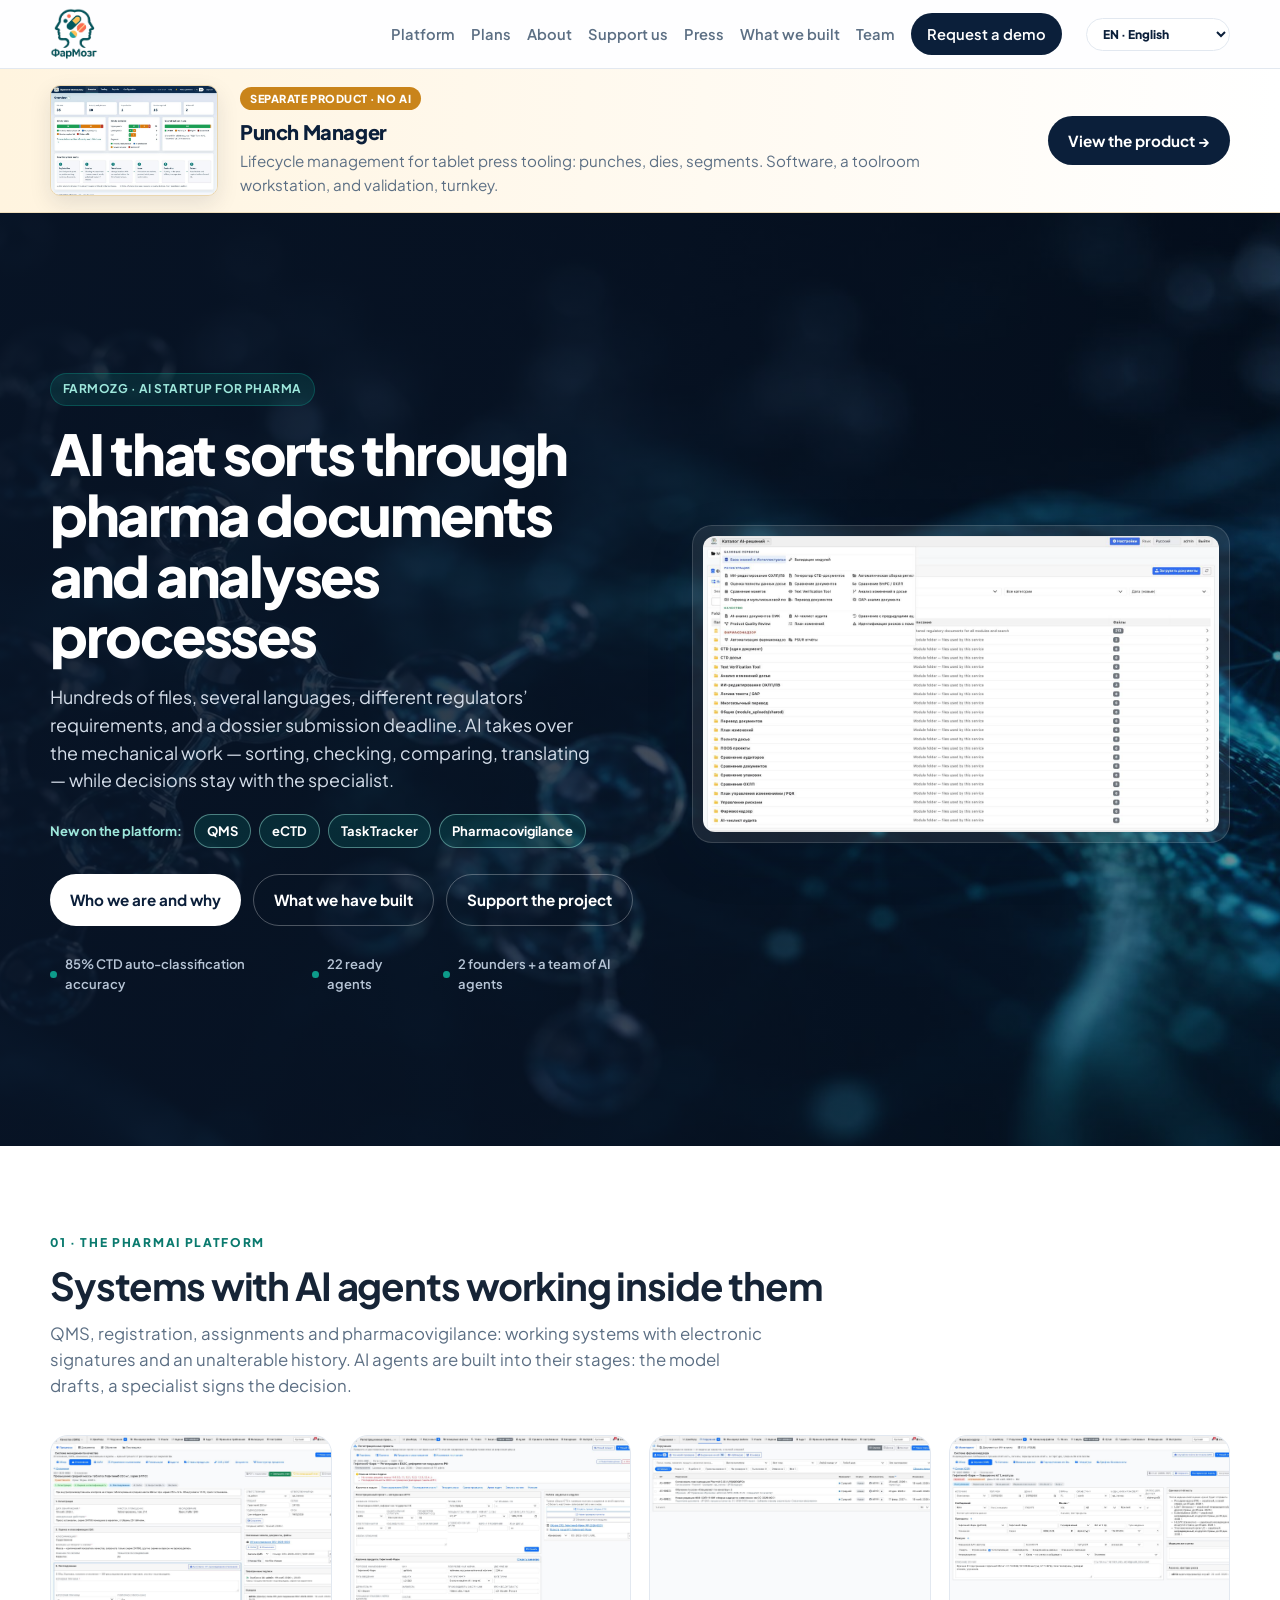
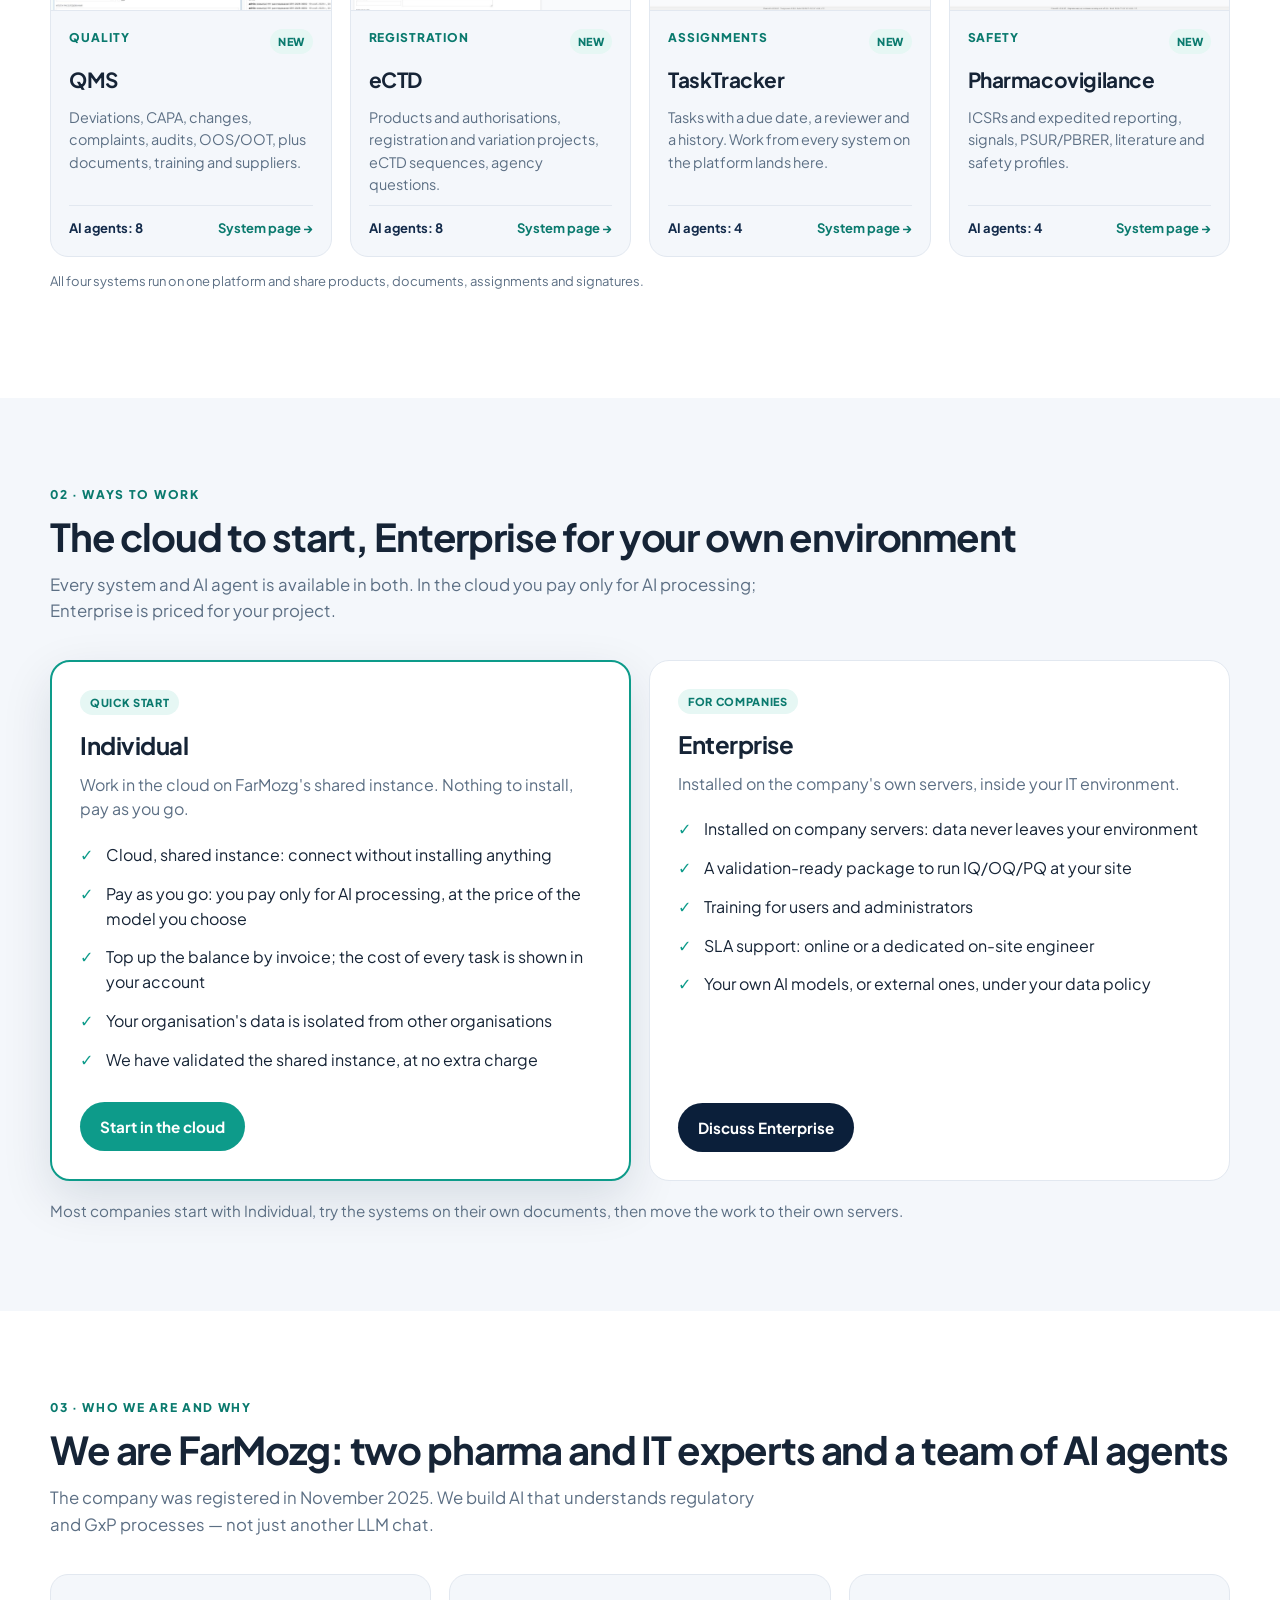
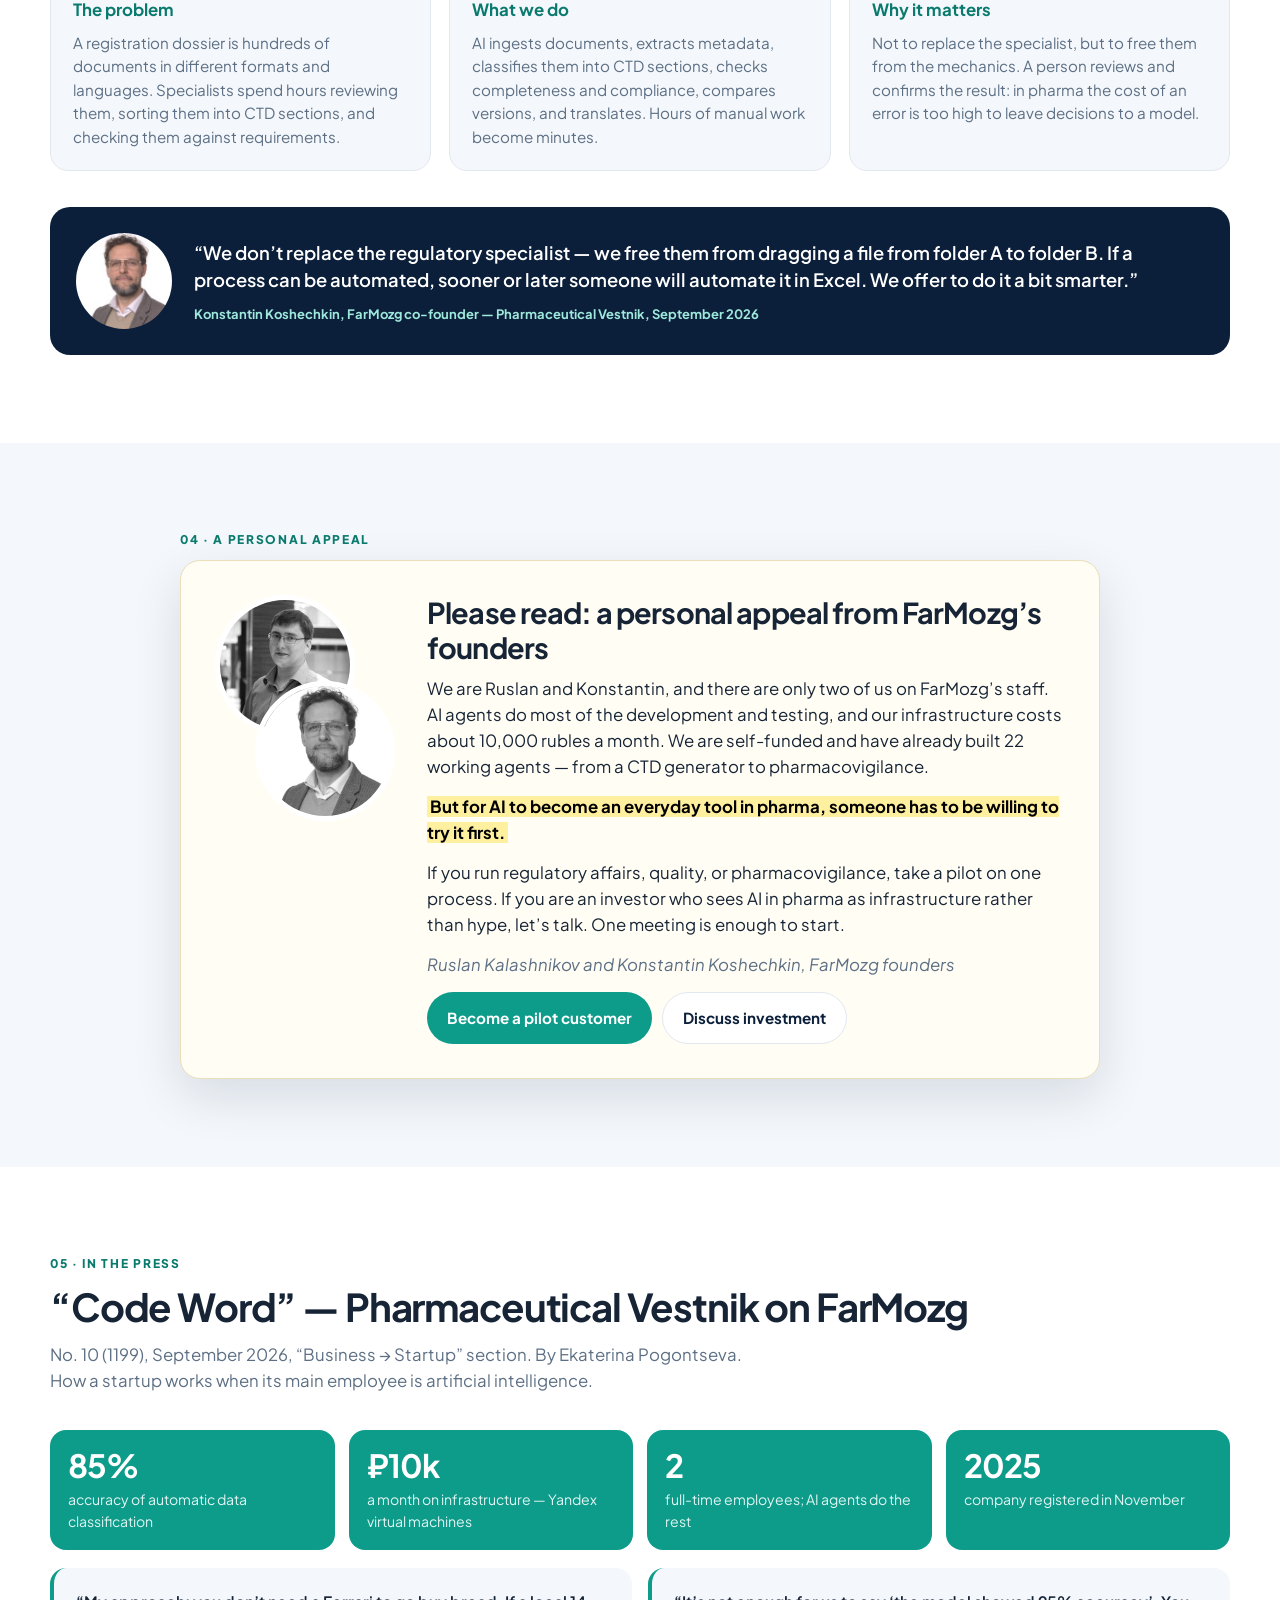
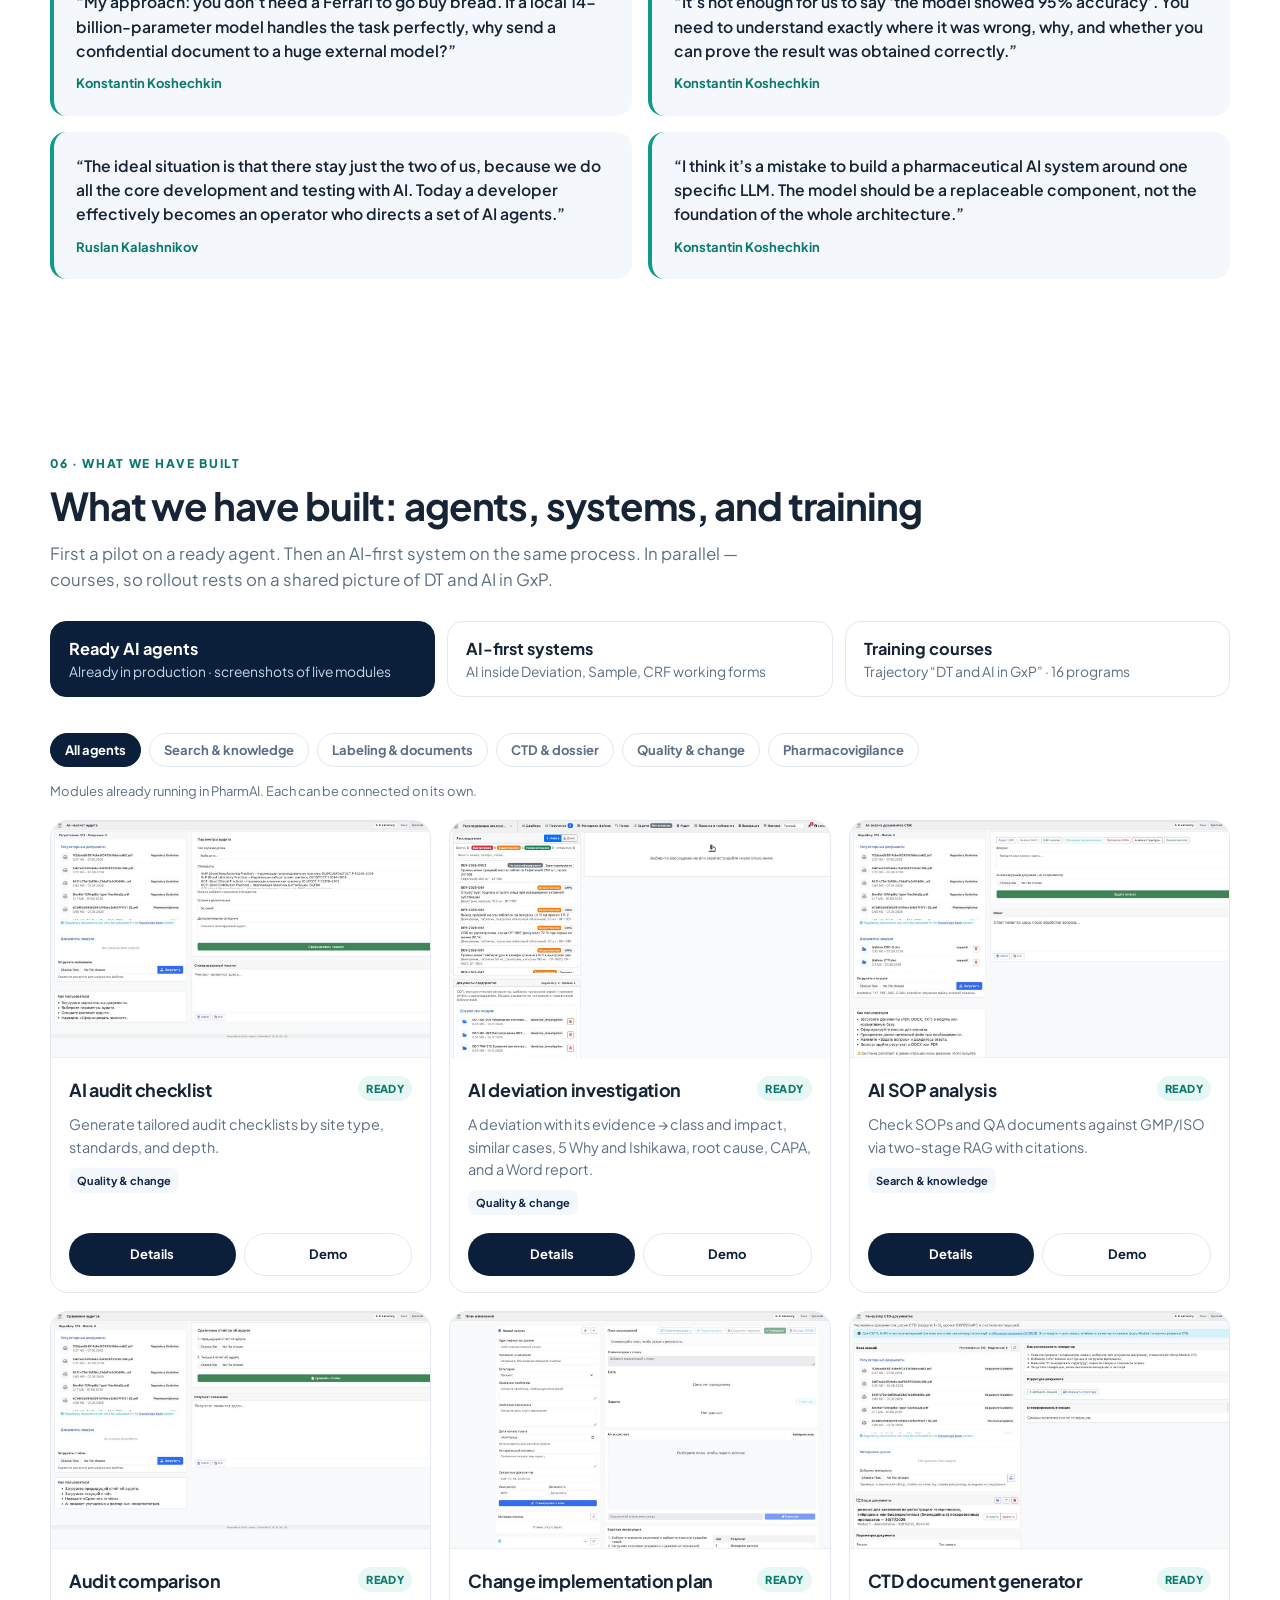
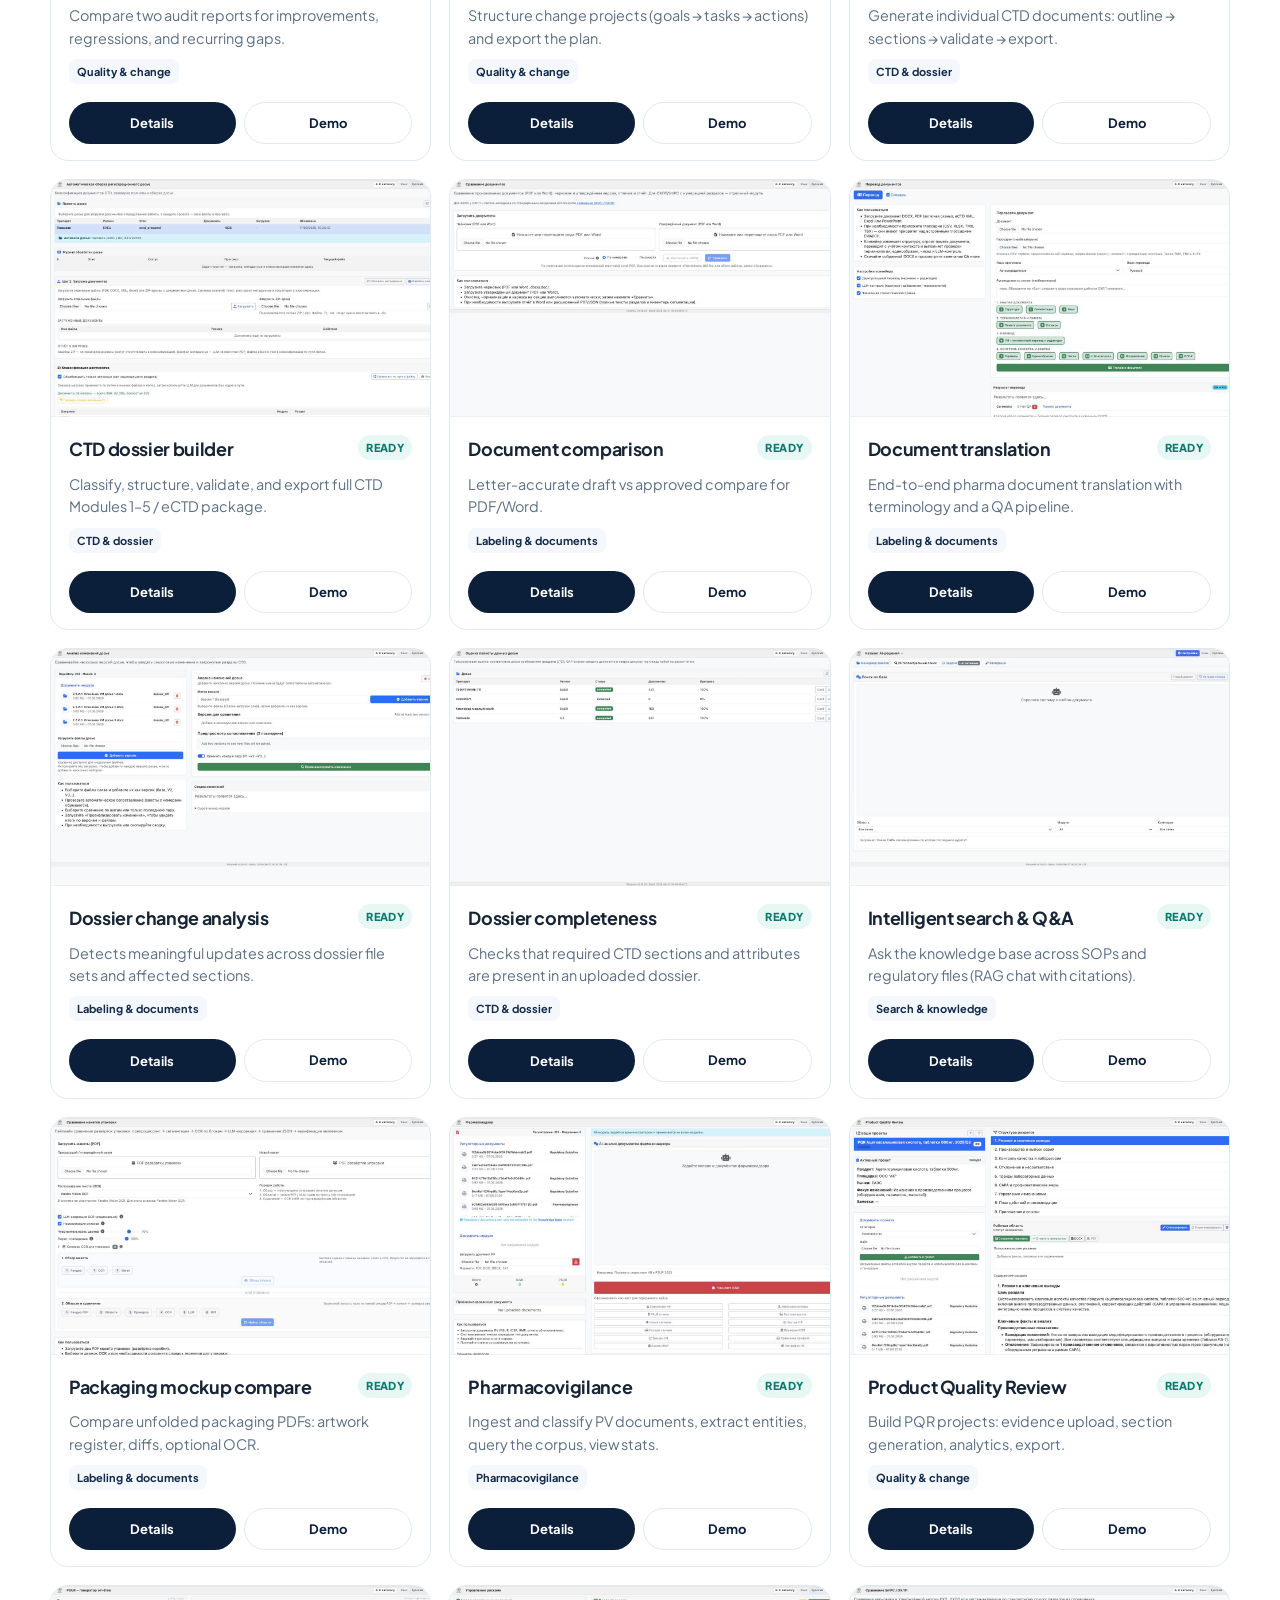
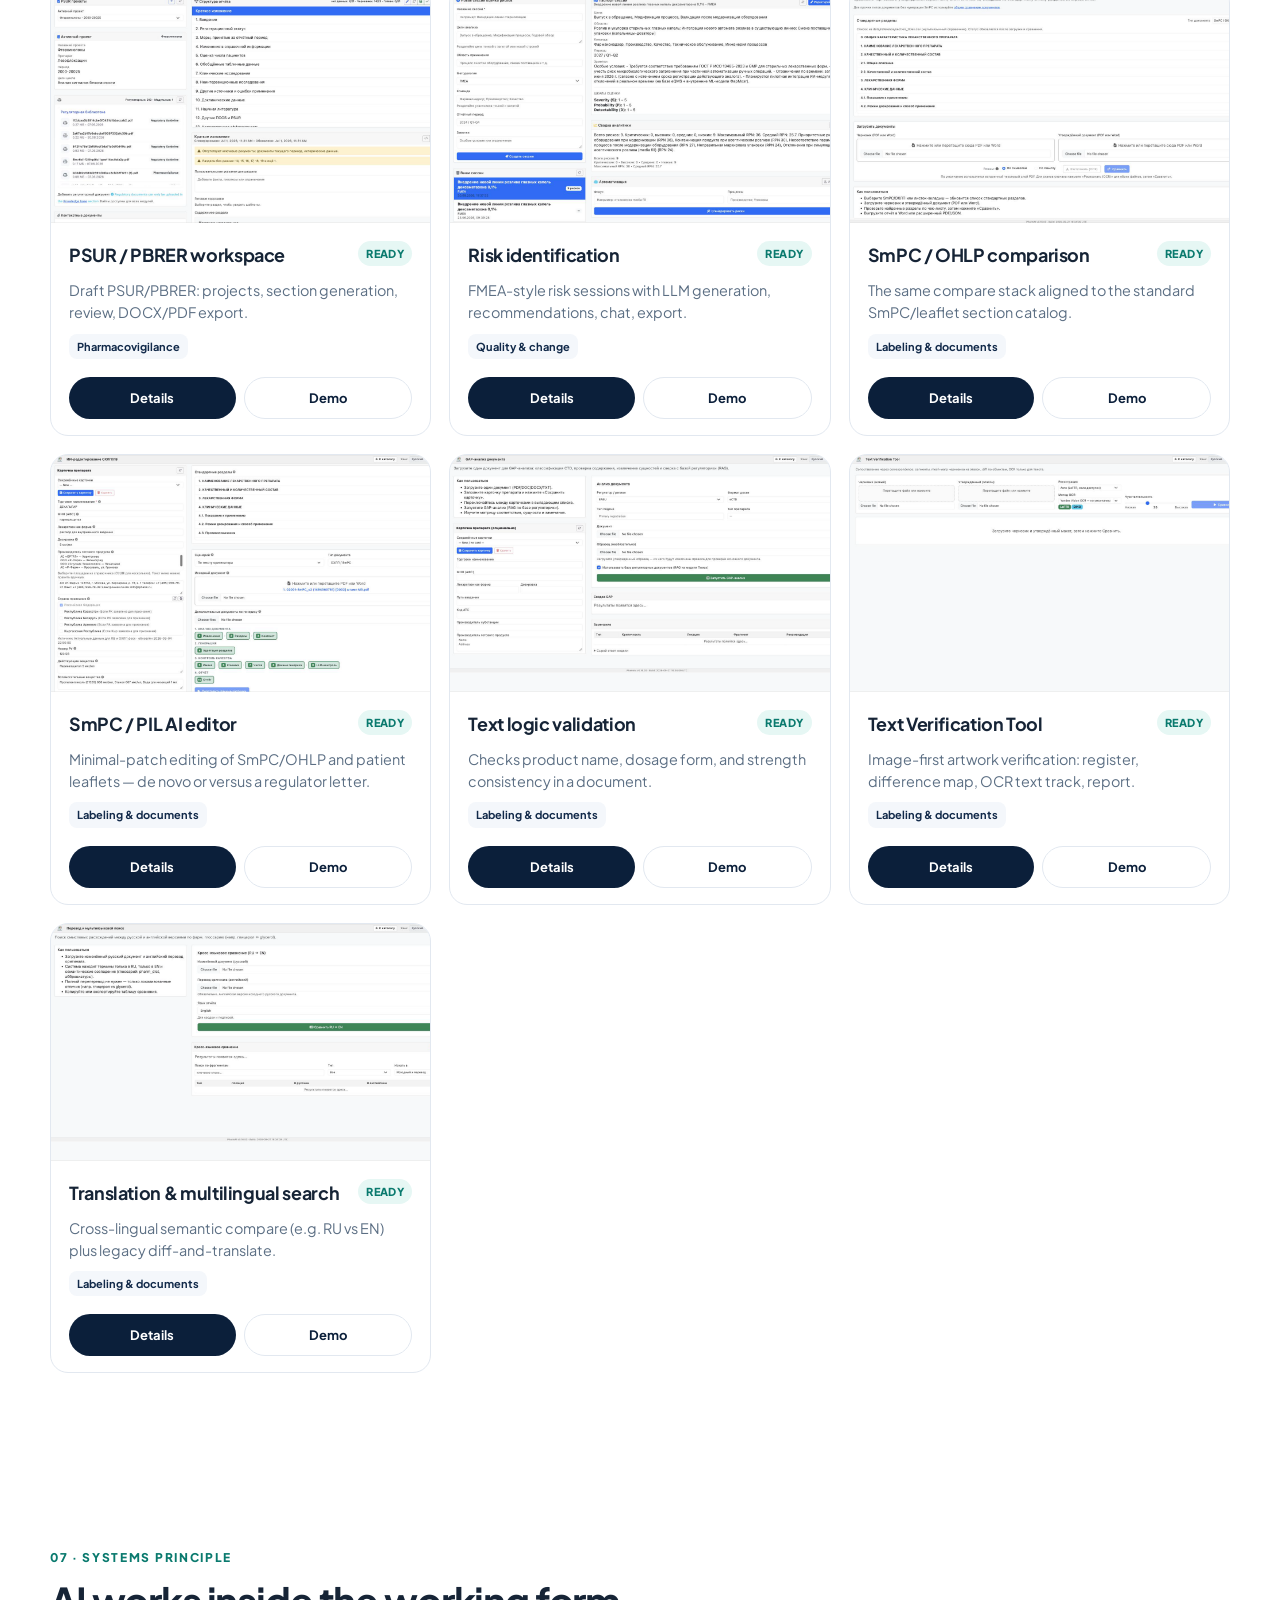
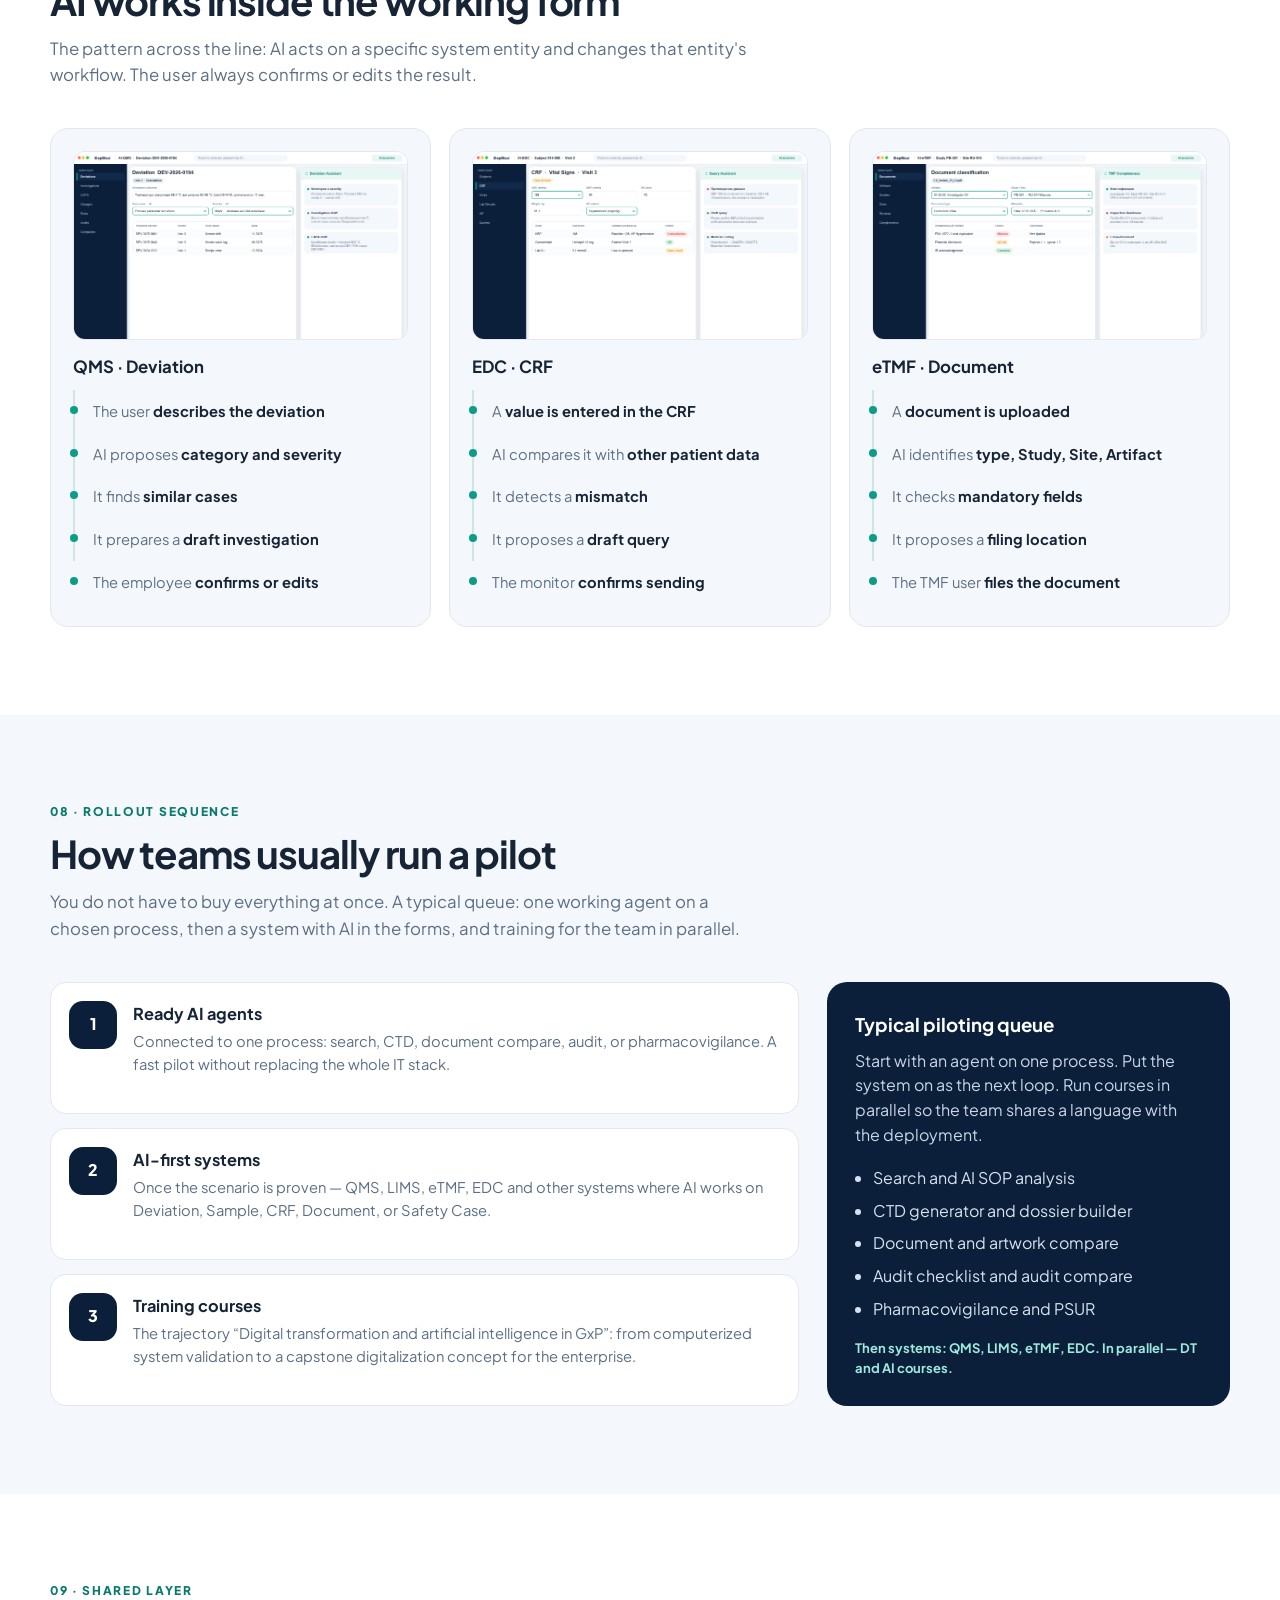
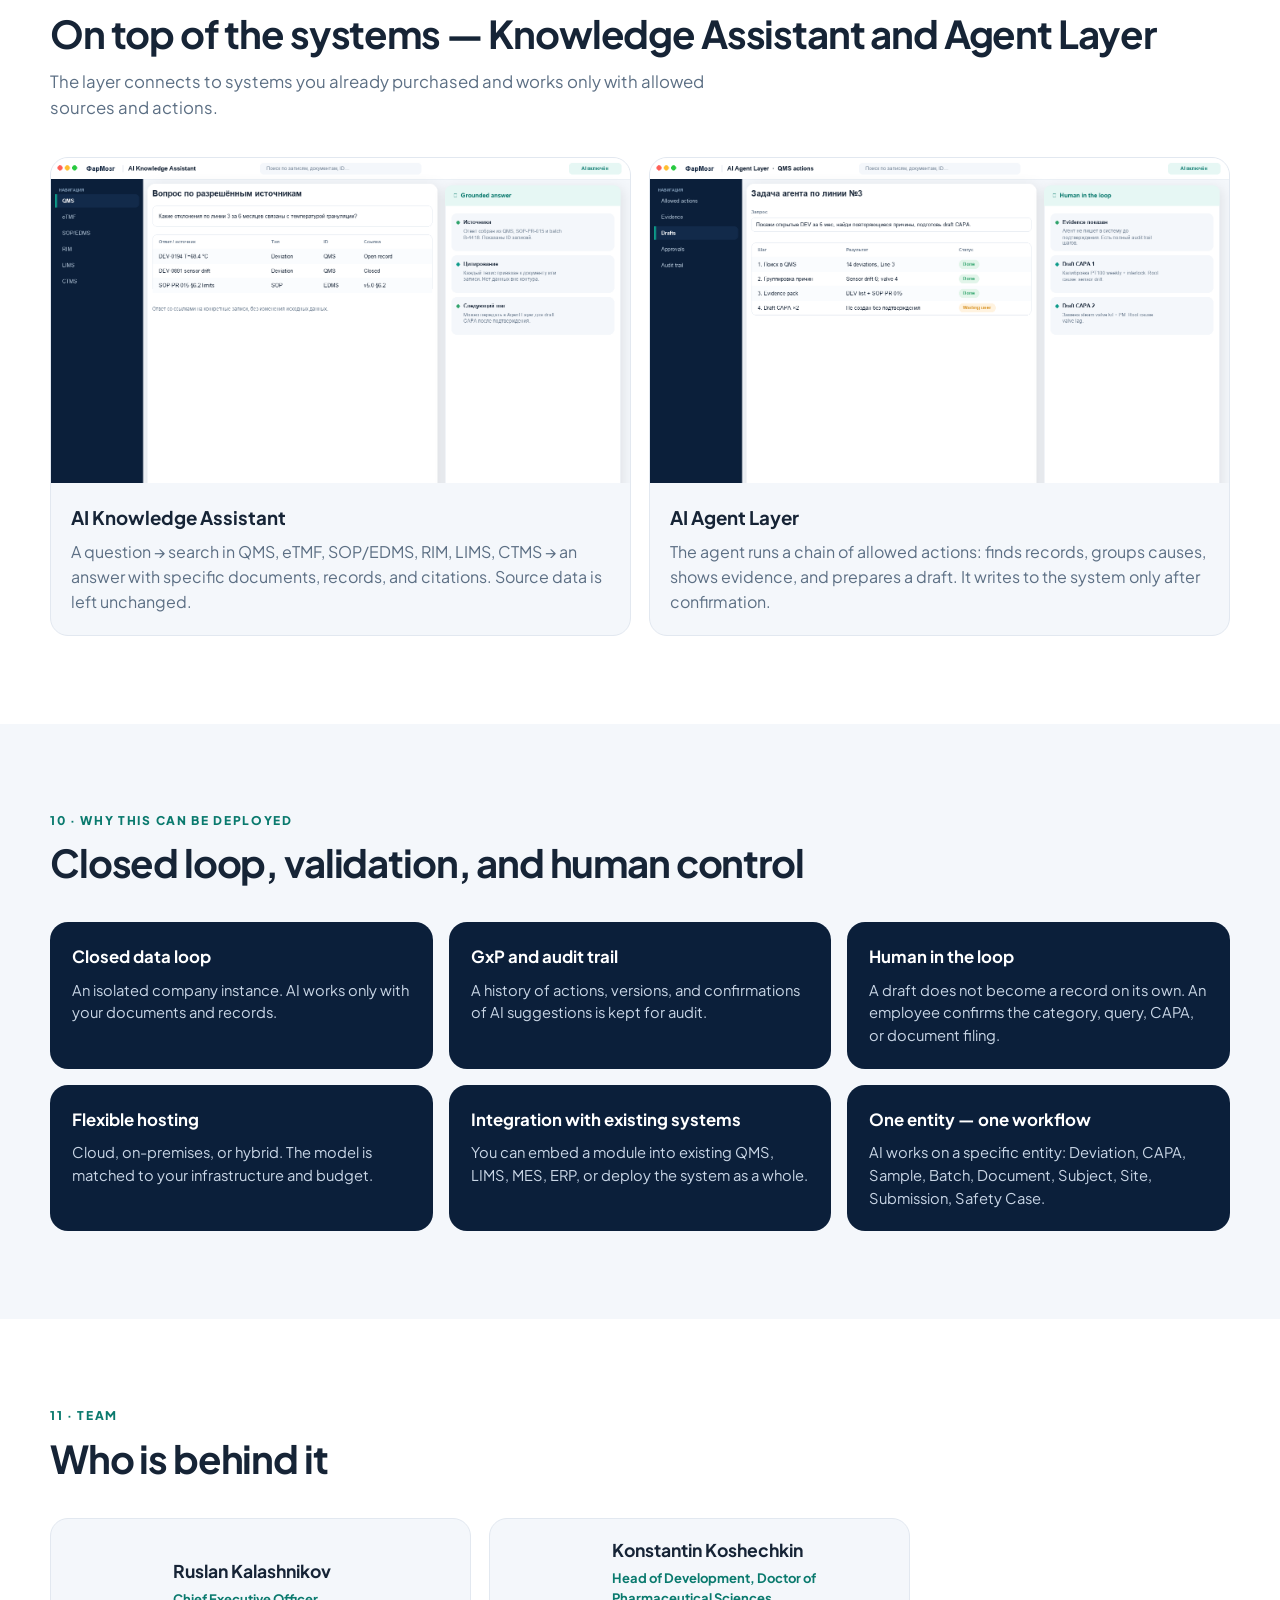
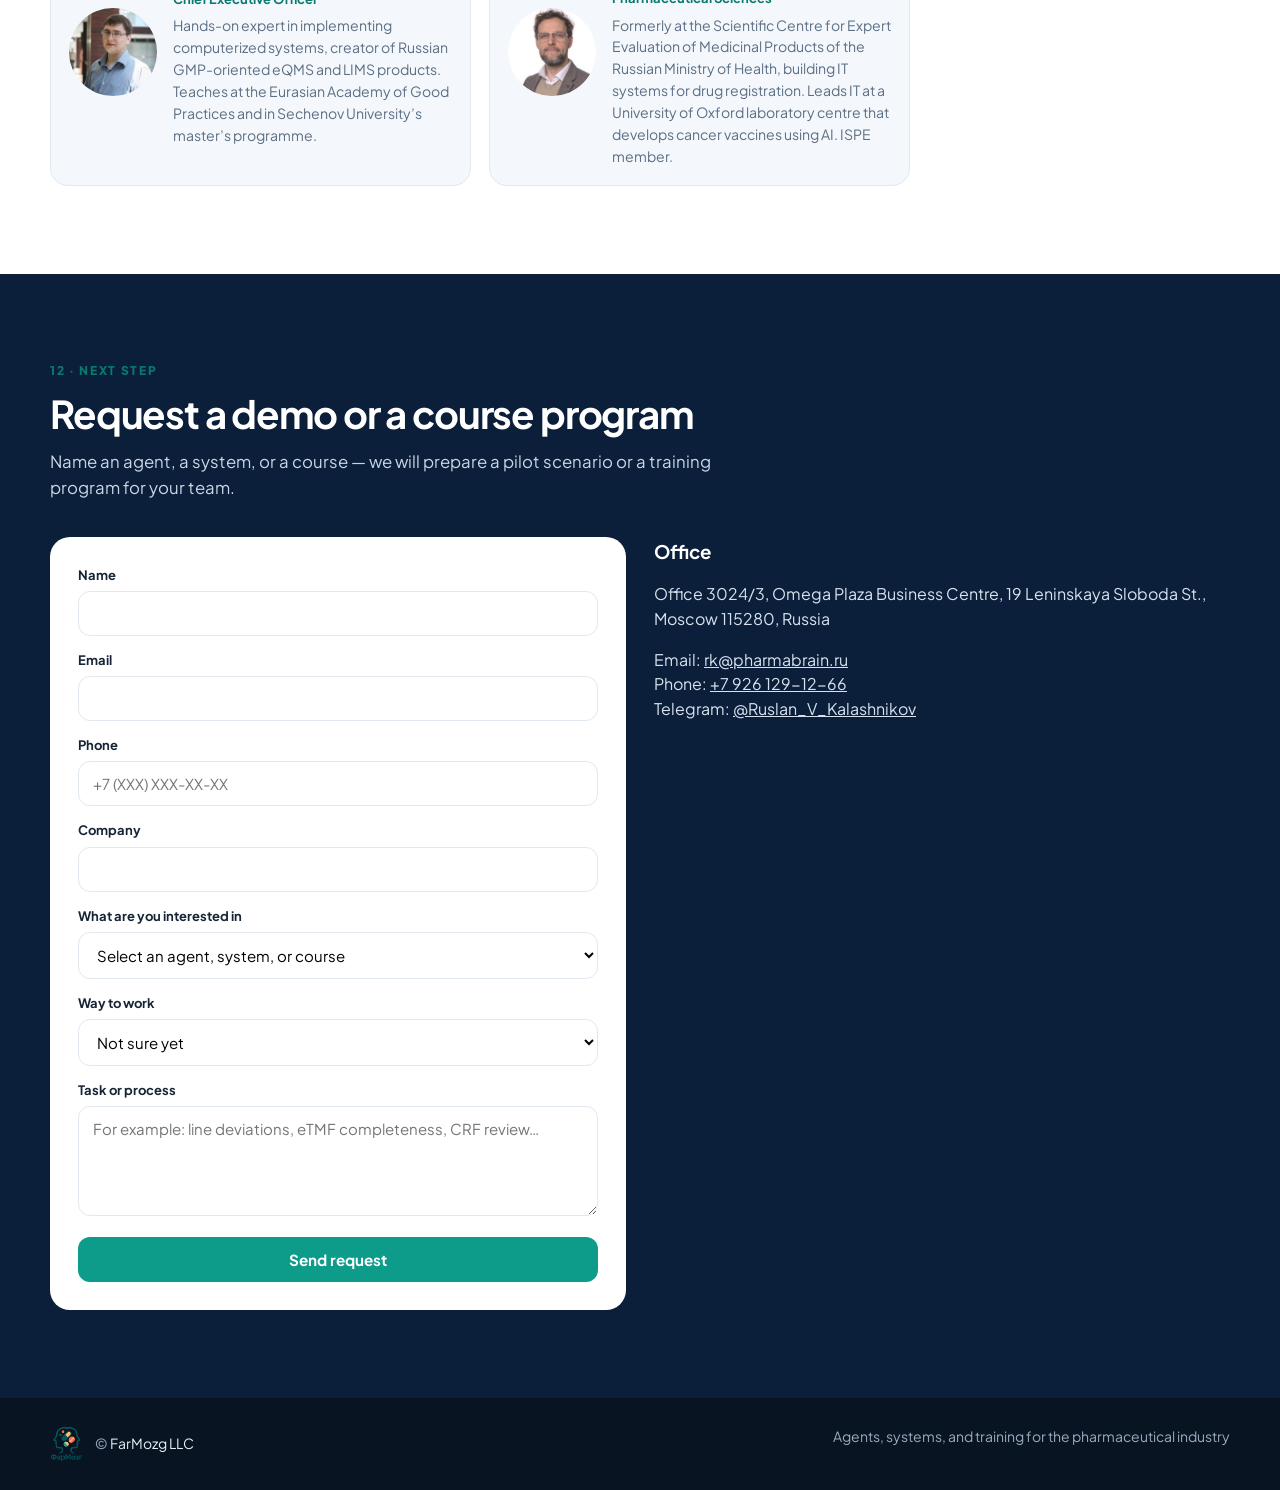
<file: index.html>
<!DOCTYPE html>
<html lang="ru">
<head>
    <meta charset="UTF-8" />
    <meta name="viewport" content="width=device-width, initial-scale=1.0"/>
    <title>ФарМозг — AI-агенты, AI-first системы и обучение для фармацевтики</title>
    <meta name="description" content="Готовые AI-агенты, AI-first системы и учебная траектория «Цифровая трансформация и ИИ в GxP»."/>
    <link rel="icon" href="images/favicon.png" type="image/png">
    <link rel="preconnect" href="https://fonts.googleapis.com">
    <link rel="preconnect" href="https://fonts.gstatic.com" crossorigin>
    <link href="https://fonts.googleapis.com/css2?family=Plus+Jakarta+Sans:wght@400;500;600;700;800&display=swap" rel="stylesheet">
    <style>
        :root {
            --navy: #0b1f3a;
            --navy-2: #122a4a;
            --teal: #0d9b8a;
            --teal-2: #0a7a6e;
            --teal-s: #e6f7f4;
            --bg: #f4f7fb;
            --card: #ffffff;
            --text: #162436;
            --muted: #5c6f84;
            --line: #e2e8f0;
            --amber: #c9841a;
            --red: #c44b4b;
            --shadow: 0 18px 50px rgba(11, 31, 58, 0.12);
            --radius: 18px;
        }
        * { box-sizing: border-box; }
        html { scroll-behavior: smooth; }
        body {
            margin: 0;
            font-family: "Plus Jakarta Sans", system-ui, sans-serif;
            color: var(--text);
            background: var(--bg);
            line-height: 1.55;
        }
        a { color: inherit; }
        img { max-width: 100%; display: block; }
        button, input, select, textarea { font-family: inherit; }
        .container { width: min(1180px, calc(100% - 40px)); margin: 0 auto; }

        /* Nav */
        .nav {
            position: sticky; top: 0; z-index: 50;
            backdrop-filter: blur(16px);
            background: rgba(255,255,255,0.86);
            border-bottom: 1px solid var(--line);
        }
        .nav-inner {
            display: flex; align-items: center; justify-content: space-between;
            height: 68px; gap: 24px;
        }
        .logo {
            display: flex; align-items: center;
            text-decoration: none;
        }
        .logo img {
            height: 52px; width: auto; display: block;
        }
        .nav-links { display: flex; gap: 16px; align-items: center; margin-left: auto; }
        .nav-links a {
            text-decoration: none; color: var(--muted); font-size: 0.92rem; font-weight: 600;
        }
        .nav-links a:hover { color: var(--navy); }
        .nav-cta {
            background: var(--navy); color: #fff !important;
            padding: 10px 16px; border-radius: 999px;
        }
        .nav-tools { display: flex; align-items: center; gap: 10px; }
        .lang-select {
            width: auto; padding: 7px 28px 7px 12px; border: 1px solid var(--line); border-radius: 999px;
            font-weight: 800; font-size: 12px; color: var(--navy); background-color: #fff; cursor: pointer;
        }
        .menu-btn {
            display: none; background: none; border: 1px solid var(--line);
            border-radius: 10px; padding: 8px 10px; cursor: pointer;
        }

        /* Scripts without Plus Jakarta Sans glyphs */
        :lang(zh) body { font-family: "Plus Jakarta Sans", "PingFang SC", "Microsoft YaHei", "Noto Sans SC", sans-serif; }
        :lang(ar) body { font-family: "Plus Jakarta Sans", "Geeza Pro", Tahoma, "Noto Sans Arabic", sans-serif; }
        :lang(hi) body { font-family: "Plus Jakarta Sans", "Kohinoor Devanagari", Mangal, "Noto Sans Devanagari", sans-serif; }
        html:lang(zh) h1, html:lang(zh) h2, html:lang(ar) h1, html:lang(ar) h2, html:lang(hi) h1, html:lang(hi) h2 { letter-spacing: 0; line-height: 1.3; }
        html:lang(zh) .kicker, html:lang(ar) .kicker, html:lang(hi) .kicker { letter-spacing: .02em; }
        html:lang(hi) h1, html:lang(hi) h2, html:lang(hi) h3 { line-height: 1.45; }

        /* Right-to-left (Arabic) */
        [dir="rtl"] .hero::before { background: linear-gradient(270deg, rgba(8,20,38,.92) 0%, rgba(8,20,38,.78) 48%, rgba(8,20,38,.45) 100%); }
        [dir="rtl"] .nav-links { margin-left: 0; margin-right: auto; }
        [dir="rtl"] .flow-steps li { padding: 10px 18px 10px 0; border-left: 0; border-right: 2px solid #cde8e3; }
        [dir="rtl"] .flow-steps li:last-child { border-right-color: transparent; }
        [dir="rtl"] .flow-steps li::before { left: auto; right: -5px; }
        [dir="rtl"] .press-quote { border-left: 0; border-right: 4px solid var(--teal); }
        [dir="rtl"] .appeal-faces img:first-child { left: auto; right: 0; }
        [dir="rtl"] .appeal-faces img:last-child { left: auto; right: 40px; }
        [dir="rtl"] .offer-tab { text-align: right; }
        [dir="rtl"] .buy-aside ul { padding-left: 0; padding-right: 18px; }
        [dir="rtl"] .modal-panel { right: auto; left: 0; }
        [dir="rtl"] .modal-close { right: auto; left: 14px; }
        [dir="rtl"] .lang-select { padding: 7px 12px 7px 28px; }

        /* Buttons */
        .btn {
            display: inline-flex; align-items: center; justify-content: center; gap: 8px;
            padding: 13px 20px; border-radius: 999px; text-decoration: none;
            font-weight: 700; font-size: 0.95rem; border: 0; cursor: pointer;
            transition: transform .15s ease, background .15s ease;
        }
        .btn:hover { transform: translateY(-1px); }
        .btn-primary { background: #fff; color: var(--navy); }
        .btn-navy { background: var(--navy); color: #fff; }
        .btn-teal { background: var(--teal); color: #fff; }
        .btn-ghost { background: transparent; color: #fff; border: 1px solid rgba(255,255,255,.28); }
        .btn-line { background: #fff; color: var(--navy); border: 1px solid var(--line); }

        /* Separate-product banner (Пуансон-менеджер, not AI) */
        .product-banner {
            background: linear-gradient(90deg, #fff4df 0%, #fffaf1 55%, #fff 100%);
            border-bottom: 1px solid #f0dfbd;
        }
        [dir="rtl"] .product-banner { background: linear-gradient(270deg, #fff4df 0%, #fffaf1 55%, #fff 100%); }
        .pb-inner { display: grid; grid-template-columns: auto 1fr auto; align-items: center; gap: 22px; padding: 16px 0; }
        .pb-shot { display: block; width: 168px; border-radius: 10px; overflow: hidden; border: 1px solid #ead7b0; box-shadow: 0 8px 22px rgba(11,31,58,.10); }
        .pb-shot img { width: 100%; height: auto; aspect-ratio: 1189/783; object-fit: cover; object-position: top left; }
        .pb-tag {
            display: inline-block; background: var(--amber); color: #fff; border-radius: 999px;
            padding: 3px 10px; font-size: 11px; font-weight: 800; letter-spacing: .05em; text-transform: uppercase;
        }
        .pb-name { display: block; margin: 6px 0 2px; font-size: 1.25rem; font-weight: 800; letter-spacing: -0.02em; color: var(--navy); }
        .pb-copy p { margin: 0; color: var(--muted); font-size: 0.95rem; max-width: 720px; }
        .pb-cta { white-space: nowrap; }

        /* Hero */
        .hero {
            position: relative; color: #fff; overflow: hidden;
            background: var(--navy) url("images/hero-bg.jpg") center/cover no-repeat;
        }
        .hero::before {
            content: ""; position: absolute; inset: 0;
            background: linear-gradient(90deg, rgba(8,20,38,.92) 0%, rgba(8,20,38,.78) 48%, rgba(8,20,38,.45) 100%);
        }
        .hero-grid {
            position: relative; z-index: 1;
            display: grid; grid-template-columns: 1.05fr .95fr; gap: 48px;
            align-items: center; padding: 72px 0 64px;
        }
        .eyebrow {
            display: inline-flex; align-items: center; gap: 8px;
            background: rgba(13,155,138,.16); color: #9ee8dc;
            border: 1px solid rgba(13,155,138,.35);
            padding: 6px 12px; border-radius: 999px;
            font-size: 12px; font-weight: 700; letter-spacing: .04em; text-transform: uppercase;
        }
        .hero h1 {
            margin: 18px 0 16px; font-size: clamp(2.1rem, 4.4vw, 3.6rem);
            line-height: 1.08; letter-spacing: -0.04em; font-weight: 800;
        }
        .hero-lead { font-size: 1.12rem; color: #d5deea; max-width: 540px; margin: 0 0 28px; }
        .hero-actions { display: flex; flex-wrap: wrap; gap: 12px; }
        .hero-meta { display: flex; gap: 22px; margin-top: 28px; color: #b7c5d6; font-size: 13px; font-weight: 600; }
        .hero-meta span { display: flex; align-items: center; gap: 8px; }
        .hero-meta span::before { content: ""; width: 7px; height: 7px; border-radius: 50%; background: var(--teal); }
        .shot-wrap {
            background: rgba(255,255,255,.08); border: 1px solid rgba(255,255,255,.14);
            border-radius: 20px; padding: 10px; box-shadow: var(--shadow);
        }
        .shot-wrap img { border-radius: 12px; }

        /* Sections */
        section { padding: 88px 0; }
        .kicker { color: var(--teal-2); font-weight: 800; font-size: 12px; letter-spacing: .14em; text-transform: uppercase; margin: 0 0 10px; }
        h2 { font-size: clamp(1.7rem, 3vw, 2.4rem); letter-spacing: -0.03em; margin: 0 0 12px; line-height: 1.2; }
        .sub { color: var(--muted); font-size: 1.05rem; max-width: 720px; margin: 0; }

        /* Why */
        .why { background: #fff; }
        .why-grid { display: grid; grid-template-columns: repeat(3, 1fr); gap: 18px; margin-top: 36px; }
        .why-card { border: 1px solid var(--line); border-radius: var(--radius); padding: 22px; background: var(--bg); }
        .why-card h3 { margin: 0 0 8px; font-size: 1.05rem; color: var(--teal-2); }
        .why-card p { margin: 0; color: var(--muted); font-size: 0.95rem; }
        .why-quote {
            display: grid; grid-template-columns: 96px 1fr; gap: 22px; align-items: center;
            margin: 36px 0 0; padding: 26px; border-radius: 20px; background: var(--navy); color: #fff;
        }
        .why-quote img { width: 96px; height: 96px; border-radius: 50%; object-fit: cover; }
        .why-quote blockquote { margin: 0 0 10px; font-size: 1.15rem; font-weight: 600; line-height: 1.5; }
        .why-quote figcaption { color: #9ee8dc; font-size: 13px; font-weight: 700; }

        /* Appeal (Wikipedia-style founders' letter) */
        .appeal .container { width: min(920px, calc(100% - 40px)); }
        .appeal-card {
            display: grid; grid-template-columns: 180px 1fr; gap: 32px; align-items: start; background: #fffdf4; border: 1px solid #eadfb8;
            border-radius: 20px; padding: 34px; box-shadow: var(--shadow);
        }
        .appeal-faces { position: relative; height: 230px; }
        .appeal-faces img {
            position: absolute; width: 140px; height: 140px; border-radius: 50%; object-fit: cover;
            border: 5px solid #fffdf4; filter: grayscale(1) contrast(1.05);
        }
        .appeal-faces img:first-child { top: 0; left: 0; }
        .appeal-faces img:last-child { top: 86px; left: 40px; }
        .appeal-text h2 { font-size: clamp(1.35rem, 2.4vw, 1.8rem); }
        .appeal-text p { margin: 0 0 14px; font-size: 1.05rem; }
        .appeal-text mark { background: #fff0a0; padding: 0 3px; font-weight: 700; }
        .appeal-sign { font-style: italic; color: var(--muted); }
        .appeal-actions { display: flex; flex-wrap: wrap; gap: 10px; margin-top: 8px; }

        /* Press */
        .press { background: #fff; }
        .press-stats { display: grid; grid-template-columns: repeat(4, 1fr); gap: 14px; margin-top: 36px; }
        .press-stat { background: var(--teal); color: #fff; border-radius: 16px; padding: 18px; }
        .press-stat strong { display: block; font-size: 2rem; letter-spacing: -0.03em; line-height: 1.1; }
        .press-stat span { display: block; margin-top: 6px; font-size: 0.88rem; color: #e0f6f2; }
        .press-quotes { display: grid; grid-template-columns: 1fr 1fr; gap: 16px; margin-top: 18px; }
        .press-quote { margin: 0; padding: 22px; background: var(--bg); border-radius: 16px; border-left: 4px solid var(--teal); }
        .press-quote blockquote { margin: 0 0 10px; font-size: 0.98rem; font-weight: 600; }
        .press-quote figcaption { color: var(--teal-2); font-size: 13px; font-weight: 700; }

        /* Principle */
        .principle { background: #fff; }
        .flow-grid { display: grid; grid-template-columns: repeat(3, 1fr); gap: 18px; margin-top: 40px; }
        .flow-card {
            border: 1px solid var(--line); border-radius: var(--radius); padding: 22px;
            background: var(--bg);
        }
        .flow-card h3 { margin: 0 0 10px; font-size: 1.05rem; }
        .flow-card img {
            width: 100%; border-radius: 12px; margin-bottom: 14px;
            aspect-ratio: 16/9; object-fit: cover; object-position: top left;
            border: 1px solid var(--line);
        }
        .flow-steps { list-style: none; padding: 0; margin: 0; }
        .flow-steps li {
            position: relative; padding: 10px 0 10px 18px;
            border-left: 2px solid #cde8e3; color: var(--muted); font-size: 0.92rem;
        }
        .flow-steps li:last-child { border-left-color: transparent; }
        .flow-steps li::before {
            content: ""; position: absolute; left: -5px; top: 16px;
            width: 8px; height: 8px; border-radius: 50%; background: var(--teal);
        }
        .flow-steps strong { color: var(--text); }

        /* Buy */
        .buy-grid { display: grid; grid-template-columns: 1.3fr .7fr; gap: 28px; margin-top: 40px; }
        .steps { display: grid; gap: 14px; }
        .step {
            display: grid; grid-template-columns: 48px 1fr; gap: 16px;
            background: #fff; border: 1px solid var(--line); border-radius: 16px; padding: 18px;
        }
        .num {
            width: 48px; height: 48px; border-radius: 14px;
            background: var(--navy); color: #fff; display: grid; place-items: center;
            font-weight: 800;
        }
        .step h3 { margin: 0 0 4px; font-size: 1.02rem; }
        .step p { margin: 0; color: var(--muted); font-size: 0.92rem; }
        .buy-aside {
            background: var(--navy); color: #fff; border-radius: 20px; padding: 28px;
        }
        .buy-aside h3 { margin: 0 0 10px; }
        .buy-aside p { color: #c9d6e6; margin: 0 0 18px; }
        .buy-aside ul { margin: 0; padding-left: 18px; color: #d7e2ee; }
        .buy-aside li { margin: 8px 0; }

        /* Catalog */
        .filters { display: flex; flex-wrap: wrap; gap: 8px; margin: 36px 0 22px; }
        .filter {
            border: 1px solid var(--line); background: #fff; color: var(--muted);
            border-radius: 999px; padding: 8px 14px; font-weight: 700; font-size: 13px; cursor: pointer;
        }
        .filter.active { background: var(--navy); color: #fff; border-color: var(--navy); }
        .prio-note { color: var(--muted); font-size: 13px; margin: -8px 0 18px; }
        .offer-tabs { display: grid; grid-template-columns: 1fr 1fr 1fr; gap: 12px; margin: 28px 0 8px; }
        .offer-tab {
            text-align: left; border: 1px solid var(--line); background: #fff;
            border-radius: 16px; padding: 16px 18px; cursor: pointer; color: var(--text);
        }
        .offer-tab strong { display: block; font-size: 1.02rem; }
        .offer-tab span { display: block; margin-top: 4px; color: var(--muted); font-size: 0.86rem; }
        .offer-tab.active { background: var(--navy); border-color: var(--navy); color: #fff; }
        .offer-tab.active span { color: #c9d6e6; }
        .catalog-grid {
            display: grid; grid-template-columns: repeat(3, 1fr); gap: 18px;
        }
        .product-card {
            background: #fff; border: 1px solid var(--line); border-radius: 18px;
            overflow: hidden; display: flex; flex-direction: column;
            transition: transform .18s ease, box-shadow .18s ease;
        }
        .product-card:hover { transform: translateY(-3px); box-shadow: var(--shadow); }
        .product-shot { background: #eaf0f6; aspect-ratio: 16/10; overflow: hidden; }
        .product-shot img { width: 100%; height: 100%; object-fit: cover; object-position: top left; }
        .course-shot {
            height: 100%; display: flex; flex-direction: column; justify-content: flex-end;
            padding: 18px 18px 16px; color: #fff;
            background: linear-gradient(145deg, #0b1f3a, #1a4a6e);
        }
        .course-shot--basic { background: linear-gradient(145deg, #0b1f3a, #1a4a6e); }
        .course-shot--intermediate { background: linear-gradient(145deg, #0a5c54, #0d9b8a); }
        .course-shot--advanced { background: linear-gradient(145deg, #122a4a, #2a5a8a); }
        .course-shot--expert { background: linear-gradient(145deg, #6a4a10, #c9841a); }
        .course-shot[hidden], #modalImg[hidden], #modalPage[hidden] { display: none !important; }
        .course-hours { font-size: 1.55rem; font-weight: 800; letter-spacing: -0.03em; }
        .course-level { margin-top: 4px; font-size: 12px; font-weight: 700; letter-spacing: .08em; text-transform: uppercase; opacity: .88; }
        .modal-shot .course-shot { min-height: 160px; }
        .product-body { padding: 18px 18px 16px; display: flex; flex-direction: column; gap: 10px; flex: 1; }
        .product-top { display: flex; justify-content: space-between; gap: 8px; align-items: flex-start; }
        .badge {
            font-size: 11px; font-weight: 800; letter-spacing: .04em; text-transform: uppercase;
            background: var(--teal-s); color: var(--teal-2); padding: 4px 8px; border-radius: 999px;
        }
        .badge.muted { background: var(--bg); color: var(--muted); }
        .product-body h3 { margin: 0; font-size: 1.12rem; letter-spacing: -0.02em; }
        .product-body p { margin: 0; color: var(--muted); font-size: 0.9rem; }
        .tags { display: flex; flex-wrap: wrap; gap: 6px; }
        .tag { background: var(--bg); color: var(--navy-2); font-size: 11px; font-weight: 700; padding: 4px 8px; border-radius: 8px; }
        .card-actions { display: flex; gap: 8px; margin-top: auto; padding-top: 8px; }
        .card-actions .btn { flex: 1; padding: 10px 12px; font-size: 13px; }

        /* Layer */
        .layer { background: #fff; }
        .layer-grid { display: grid; grid-template-columns: 1fr 1fr; gap: 18px; margin-top: 36px; }
        .layer-card { border: 1px solid var(--line); border-radius: 18px; overflow: hidden; background: var(--bg); }
        .layer-card img { width: 100%; aspect-ratio: 16/9; object-fit: cover; object-position: top; }
        .layer-copy { padding: 20px; }
        .layer-copy h3 { margin: 0 0 8px; }
        .layer-copy p { margin: 0; color: var(--muted); }

        /* Advantages */
        .adv-grid { display: grid; grid-template-columns: repeat(3, 1fr); gap: 16px; margin-top: 36px; }
        .adv {
            background: var(--navy); color: #fff; border-radius: 18px; padding: 22px;
        }
        .adv h3 { margin: 0 0 8px; font-size: 1.05rem; }
        .adv p { margin: 0; color: #c9d6e6; font-size: 0.92rem; }

        /* Team */
        .team { background: #fff; }
        .team-grid { display: grid; grid-template-columns: 1fr 1fr; gap: 18px; margin-top: 36px; max-width: 860px; }
        .team-card {
            display: grid; grid-template-columns: 88px 1fr; gap: 16px; align-items: center;
            border: 1px solid var(--line); border-radius: 18px; padding: 18px; background: var(--bg);
        }
        .team-card img { width: 88px; height: 88px; border-radius: 50%; object-fit: cover; }
        .team-card h3 { margin: 0 0 4px; font-size: 1.1rem; }
        .team-card .role { color: var(--teal-2); font-weight: 700; font-size: 13px; margin: 0 0 6px; }
        .team-card p { margin: 0; color: var(--muted); font-size: 0.88rem; }

        /* Contact */
        #contact { background: var(--navy); color: #fff; }
        #contact .sub { color: #c9d6e6; }
        .contact-grid { display: grid; grid-template-columns: 1fr 1fr; gap: 28px; margin-top: 36px; }
        .form {
            background: #fff; color: var(--text); border-radius: 20px; padding: 28px;
        }
        .form-row { margin-bottom: 14px; }
        label { display: block; font-weight: 700; font-size: 13px; margin-bottom: 6px; }
        input, select, textarea {
            width: 100%; padding: 12px 14px; border: 1px solid var(--line); border-radius: 12px;
            font-size: 15px; background: #fff;
        }
        textarea { min-height: 110px; resize: vertical; }
        .map-card { color: #d7e2ee; }
        .map-card h3 { margin: 0 0 8px; color: #fff; }
        iframe { width: 100%; height: 280px; border: 0; border-radius: 16px; margin-top: 12px; }

        footer {
            background: #081422; color: #9aabc0; padding: 28px 0; font-size: 14px;
        }
        footer .container { display: flex; justify-content: space-between; gap: 16px; flex-wrap: wrap; }
        footer a { color: #e8eef5; text-decoration: none; }

        /* Modal */
        .modal {
            position: fixed; inset: 0; z-index: 80; display: none;
            background: rgba(8,20,38,.55);
        }
        .modal.open { display: block; }
        .modal-panel {
            position: absolute; right: 0; top: 0; bottom: 0; width: min(640px, 100%);
            background: #fff; overflow: auto; box-shadow: var(--shadow);
        }
        .modal-shot { background: #eaf0f6; }
        .modal-shot img { width: 100%; }
        .modal-body { padding: 24px; }
        .modal-close {
            position: absolute; top: 14px; right: 14px; z-index: 2;
            width: 36px; height: 36px; border: 0; border-radius: 50%;
            background: rgba(255,255,255,.92); cursor: pointer; font-size: 20px;
        }
        .ai-list { list-style: none; padding: 0; margin: 12px 0 0; }
        .ai-list li {
            padding: 12px 0; border-bottom: 1px solid var(--line); font-size: 0.92rem;
        }
        .ai-list strong { display: block; margin-bottom: 2px; }
        .modal-about {
            margin-top: 16px; padding: 14px 16px;
            background: var(--bg); border-radius: 12px; border: 1px solid var(--line);
        }
        .modal-about p { margin: 0 0 8px; color: var(--muted); font-size: 0.92rem; }
        .modal-about p:last-child { margin-bottom: 0; }

        .toast {
            display: none; margin-top: 12px; padding: 12px; border-radius: 12px; font-weight: 600; text-align: center;
        }
        .toast.ok { display: block; background: #d4edda; color: #155724; }
        .toast.err { display: block; background: #f8d7da; color: #721c24; }

        /* New on the platform (hero links) */
        .hero-new { display: flex; flex-wrap: wrap; align-items: center; gap: 10px 12px; margin: -8px 0 26px; color: #9ee8dc; font-size: 13px; font-weight: 700; }
        .hero-new-links { display: flex; flex-wrap: wrap; gap: 8px; }
        .hero-new-links a {
            color: #fff; text-decoration: none; font-weight: 700; font-size: 13px;
            border: 1px solid rgba(158,232,220,.45); background: rgba(13,155,138,.18);
            padding: 6px 12px; border-radius: 999px;
        }
        .hero-new-links a:hover { background: rgba(13,155,138,.35); }

        /* Platform systems (window.PLATFORM) */
        .platform { background: #fff; }
        .platform-grid { display: grid; grid-template-columns: repeat(4, 1fr); gap: 18px; margin: 36px 0 22px; }
        .platform-card {
            display: flex; flex-direction: column; text-decoration: none; color: inherit;
            background: var(--bg); border: 1px solid var(--line); border-radius: var(--radius); overflow: hidden;
            transition: transform .2s ease, box-shadow .2s ease;
        }
        .platform-card:hover { transform: translateY(-3px); box-shadow: var(--shadow); }
        .platform-shot { aspect-ratio: 16/10; overflow: hidden; background: #eaf0f6; border-bottom: 1px solid var(--line); }
        .platform-shot img { width: 100%; height: 100%; object-fit: cover; object-position: top left; }
        .platform-body { padding: 18px; display: flex; flex-direction: column; gap: 10px; flex: 1; }
        .platform-body h3 { margin: 0; font-size: 1.3rem; letter-spacing: -0.02em; }
        .platform-body p { margin: 0; color: var(--muted); font-size: 0.9rem; }
        .pf-tag { color: var(--teal-2); font-size: 12px; font-weight: 800; letter-spacing: .08em; text-transform: uppercase; }
        .platform-foot {
            margin-top: auto; padding-top: 12px; border-top: 1px solid var(--line);
            display: flex; justify-content: space-between; gap: 10px; flex-wrap: wrap; font-size: 13px; font-weight: 700;
        }
        .platform-foot span:first-child { color: var(--navy-2); }
        .pf-open { color: var(--teal-2); }

        /* Plans: Individual (cloud) and Enterprise (same markup as on the system pages) */
        .plans { display: grid; grid-template-columns: 1fr 1fr; gap: 18px; margin-top: 36px; }
        .plan { background: #fff; border: 1px solid var(--line); border-radius: 20px; padding: 28px; display: flex; flex-direction: column; }
        .plan.main { border: 2px solid var(--teal); box-shadow: var(--shadow); }
        .plan-tag { align-self: flex-start; font-size: 11px; font-weight: 800; letter-spacing: .06em; text-transform: uppercase; color: var(--teal-2); background: var(--teal-s); padding: 4px 10px; border-radius: 999px; }
        .plan h3 { margin: 12px 0 0; font-size: 1.5rem; letter-spacing: -0.02em; }
        .plan .lead { margin: 8px 0 0; color: var(--muted); }
        .plan .btn { margin-top: auto; align-self: flex-start; }
        .plans-note { margin: 18px 0 0; color: var(--muted); font-size: 0.95rem; }
        .check-list { list-style: none; padding: 0; margin: 14px 0 22px; }
        .check-list li { position: relative; padding: 7px 0 7px 26px; }
        .check-list li::before { content: "✓"; position: absolute; left: 0; top: 7px; color: var(--teal); font-weight: 800; }
        [dir="rtl"] .check-list li { padding-left: 0; padding-right: 26px; }
        [dir="rtl"] .check-list li::before { left: auto; right: 0; }

        @media (max-width: 1080px) {
            .platform-grid { grid-template-columns: 1fr 1fr; }
        }
        @media (max-width: 980px) {
            .plans { grid-template-columns: 1fr; }
        }
        @media (max-width: 640px) {
            .platform-grid { grid-template-columns: 1fr; }
            .plan { padding: 22px; }
        }

        @media (max-width: 980px) {
            .hero-grid, .buy-grid, .catalog-grid, .layer-grid, .adv-grid, .contact-grid, .flow-grid, .team-grid, .why-grid, .press-quotes, .appeal-card {
                grid-template-columns: 1fr;
            }
            .catalog-grid { grid-template-columns: 1fr 1fr; }
            .nav-links { display: none; }
            .nav-links { margin-left: 0; }
            .nav-links.open {
                display: flex; flex-direction: column; position: absolute; top: 68px; left: 0; right: 0;
                background: #fff; padding: 16px; border-bottom: 1px solid var(--line); align-items: flex-start;
            }
            .menu-btn { display: block; }
            .hero-grid { padding: 48px 0; }
            .offer-tabs { grid-template-columns: 1fr; }
            .press-stats { grid-template-columns: 1fr 1fr; }
            .appeal-faces { height: 150px; }
            .appeal-faces img:last-child { top: 0; left: 110px; }
            .pb-inner { grid-template-columns: auto 1fr; }
            .pb-cta { grid-column: 1 / -1; justify-self: start; }
        }
        @media (max-width: 640px) {
            .catalog-grid { grid-template-columns: 1fr; }
            .container { width: min(1180px, calc(100% - 28px)); }
            section { padding: 64px 0; }
            .why-quote { grid-template-columns: 1fr; }
            .appeal-card { padding: 22px; }
            .pb-inner { grid-template-columns: 1fr; gap: 12px; }
            .pb-shot { display: none; }
        }
    </style>
</head>
<body>
    <header class="nav">
        <div class="container nav-inner">
            <a class="logo" href="#top"><img src="images/logo.png" alt="ФарМозг"></a>
            <nav class="nav-links" id="navLinks">
                <a href="#platform" data-i18n="nav_platform">Платформа</a>
                <a href="#plans" data-i18n="nav_plans">Тарифы</a>
                <a href="#why" data-i18n="nav_about">О нас</a>
                <a href="#appeal" data-i18n="nav_appeal">Поддержать</a>
                <a href="#press" data-i18n="nav_press">Пресса</a>
                <a href="#catalog" data-offer="agents" data-i18n="nav_done">Что сделано</a>
                <a href="#team" data-i18n="nav_team">Команда</a>
                <a class="nav-cta" href="#contact" data-i18n="nav_demo">Запросить демо</a>
            </nav>
            <div class="nav-tools">
                <select class="lang-select" id="langSelect" aria-label="Language" data-i18n-aria="lang">
                    <option value="ru">RU · Русский</option>
                    <option value="en">EN · English</option>
                    <option value="zh">中文</option>
                    <option value="ar">العربية</option>
                    <option value="tr">TR · Türkçe</option>
                    <option value="hi">हिन्दी</option>
                </select>
                <button class="menu-btn" id="menuBtn" data-i18n-aria="menu" aria-label="Меню">☰</button>
            </div>
        </div>
    </header>

    <aside class="product-banner" aria-labelledby="tbName">
        <div class="container pb-inner">
            <a class="pb-shot tb-link" href="tooling.html" tabindex="-1"><img id="tbShot" src="images/tms/dashboard.ru.jpg" width="1189" height="783" data-i18n-alt="tb_alt" alt="Главный экран Пуансон-менеджера"></a>
            <div class="pb-copy">
                <span class="pb-tag" data-i18n="tb_tag">Отдельный продукт · без ИИ</span>
                <strong class="pb-name" id="tbName" data-i18n="tb_name">Пуансон-менеджер</strong>
                <p data-i18n="tb_text">Учёт и обслуживание инструмента таблеточных прессов: пуансоны, матрицы, сегменты. ПО, рабочее место инструментальщика и валидация под ключ.</p>
            </div>
            <a class="btn btn-navy pb-cta tb-link" href="tooling.html" data-i18n="tb_cta">Страница продукта →</a>
        </div>
    </aside>

    <section class="hero" id="top">
        <div class="container hero-grid">
            <div>
                <div class="eyebrow" data-i18n="hero_eyebrow">ФарМозг · ИИ-стартап для фармы</div>
                <h1 data-i18n="hero_h1">ИИ, который разбирает фармдокументы и анализирует процессы</h1>
                <p class="hero-lead" data-i18n="hero_lead">Сотни файлов, несколько языков, требования разных регуляторов и дедлайн подачи досье. ИИ берёт на себя механическую работу — сортировку, проверку, сравнение, перевод, — а решения остаются за специалистом.</p>
                <div class="hero-new">
                    <span data-i18n="hero_new">Новое на платформе:</span>
                    <div class="hero-new-links" id="heroNew"></div>
                </div>
                <div class="hero-actions">
                    <a class="btn btn-primary" href="#why" data-i18n="hero_cta_about">Кто мы и зачем</a>
                    <a class="btn btn-ghost" href="#catalog" data-offer="agents" data-i18n="hero_cta_catalog">Что уже сделали</a>
                    <a class="btn btn-ghost" href="#appeal" data-i18n="hero_cta_appeal">Поддержать проект</a>
                </div>
                <div class="hero-meta">
                    <span data-i18n="hero_meta1">85% точность автоклассификации CTD</span>
                    <span data-i18n="hero_meta2">21 готовый агент</span>
                    <span data-i18n="hero_meta3">2 основателя + команда ИИ-агентов</span>
                </div>
            </div>
            <div class="hero-shot">
                <div class="shot-wrap">
                    <img src="images/agents/home.png" data-i18n-alt="hero_shot_alt" alt="Каталог готовых AI-агентов PharmAI">
                </div>
            </div>
        </div>
    </section>

    <section class="platform" id="platform">
        <div class="container">
            <p class="kicker" data-i18n="pf_kicker">01 · Платформа PharmAI</p>
            <h2 data-i18n="pf_h2">Системы, внутри которых работают ИИ-агенты</h2>
            <p class="sub" data-i18n="pf_sub">QMS, регистрация, поручения и фармаконадзор — рабочие системы с электронной подписью и неизменяемой историей. ИИ-агенты встроены в их этапы: черновик готовит модель, решение подписывает специалист.</p>
            <div class="platform-grid" id="platformGrid"></div>
            <p class="prio-note" data-i18n="pf_note">Все четыре системы работают на одной платформе: продукты, документы, поручения и подписи у них общие.</p>
        </div>
    </section>

    <section class="plans-section" id="plans">
        <div class="container">
            <p class="kicker" data-i18n="plans_kicker">02 · Форматы работы</p>
            <h2 data-i18n="plans_h2">Облако для старта, Enterprise — для своего контура</h2>
            <p class="sub" data-i18n="plans_sub">Все системы и ИИ-агенты доступны в обоих форматах. В облаке вы платите только за ИИ-обработку, стоимость Enterprise рассчитываем под ваш проект.</p>
            <div class="plans">
                <article class="plan main">
                    <span class="plan-tag" data-i18n="plan1_tag">Быстрый старт</span>
                    <h3 data-i18n="plan1_name">Individual</h3>
                    <p class="lead" data-i18n="plan1_lead">Работа в облаке на общем инстансе ФарМозга. Ничего не нужно устанавливать, оплата по факту.</p>
                    <ul class="check-list">
                        <li data-i18n="plan1_l1">Облако, общий инстанс: подключение без установки</li>
                        <li data-i18n="plan1_l2">Pay-as-you-go: платите только за ИИ-обработку по цене выбранной модели</li>
                        <li data-i18n="plan1_l3">Баланс пополняется по счёту, расход по каждой задаче виден в личном кабинете</li>
                        <li data-i18n="plan1_l4">Данные вашей организации изолированы от других организаций</li>
                        <li data-i18n="plan1_l5">Валидацию общего инстанса провели мы — без доплаты</li>
                    </ul>
                    <a class="btn btn-teal" href="#contact" data-plan="individual" data-i18n="plan1_cta">Начать в облаке</a>
                </article>
                <article class="plan">
                    <span class="plan-tag" data-i18n="plan2_tag">Для компании</span>
                    <h3 data-i18n="plan2_name">Enterprise</h3>
                    <p class="lead" data-i18n="plan2_lead">Установка на собственных серверах компании, в вашем ИТ-контуре.</p>
                    <ul class="check-list">
                        <li data-i18n="plan2_l1">Установка на серверах компании: данные не покидают контур</li>
                        <li data-i18n="plan2_l2">Пакет валидационной документации для IQ/OQ/PQ на вашей площадке</li>
                        <li data-i18n="plan2_l3">Обучение пользователей и администраторов</li>
                        <li data-i18n="plan2_l4">Поддержка по SLA: онлайн или выделенный инженер на площадке</li>
                        <li data-i18n="plan2_l5">Свои ИИ-модели или подключение внешних — по вашей политике данных</li>
                    </ul>
                    <a class="btn btn-navy" href="#contact" data-plan="enterprise" data-i18n="plan2_cta">Обсудить Enterprise</a>
                </article>
            </div>
            <p class="plans-note" data-i18n="plans_note">Обычно начинают с Individual: пробуют системы на своих документах, а затем переносят работу на собственные серверы.</p>
        </div>
    </section>

    <section class="why" id="why">
        <div class="container">
            <p class="kicker" data-i18n="why_kicker">01 · Кто мы и зачем</p>
            <h2 data-i18n="why_h2">Мы — ФарМозг: два эксперта фармы и ИТ и команда ИИ-агентов</h2>
            <p class="sub" data-i18n="why_sub">Компания зарегистрирована в ноябре 2025 года. Мы делаем ИИ, который понимает регуляторные и GxP-процессы, — а не ещё один чат с LLM.</p>
            <div class="why-grid">
                <article class="why-card">
                    <h3 data-i18n="why1_h">Проблема</h3>
                    <p data-i18n="why1_p">Регистрационное досье — это сотни документов в разных форматах и на разных языках. Специалисты тратят часы, чтобы просмотреть их, разложить по разделам CTD и сверить с требованиями.</p>
                </article>
                <article class="why-card">
                    <h3 data-i18n="why2_h">Что мы делаем</h3>
                    <p data-i18n="why2_p">ИИ загружает документы, извлекает метаданные, классифицирует по разделам CTD, проверяет комплектность и соответствие требованиям, сравнивает версии и переводит. Часы ручной работы превращаются в минуты.</p>
                </article>
                <article class="why-card">
                    <h3 data-i18n="why3_h">Зачем это нужно</h3>
                    <p data-i18n="why3_p">Не заменить специалиста, а освободить его от механики. Человек проверяет и подтверждает результат: в фарме цена ошибки слишком высока, чтобы отдавать решения модели.</p>
                </article>
            </div>
            <figure class="why-quote">
                <img src="1743798159307.jpeg" data-i18n-alt="team2_name" alt="Константин Кошечкин">
                <div>
                    <blockquote data-i18n="why_quote">«Мы не заменяем специалиста по регуляторным вопросам — мы освобождаем его от перетаскивания файла из папки А в папку Б. Если процесс можно автоматизировать, рано или поздно кто-нибудь обязательно автоматизирует его в Excel. Мы же предлагаем сделать это чуть умнее».</blockquote>
                    <figcaption data-i18n="why_quote_by">Константин Кошечкин, сооснователь ФарМозга — «Фармацевтический вестник», сентябрь 2026</figcaption>
                </div>
            </figure>
        </div>
    </section>

    <section class="appeal" id="appeal">
        <div class="container">
            <p class="kicker" data-i18n="appeal_kicker">02 · Личное обращение</p>
            <article class="appeal-card">
                <div class="appeal-faces">
                    <img src="1517584992362.jpeg" data-i18n-alt="team1_name" alt="Руслан Калашников">
                    <img src="1743798159307.jpeg" data-i18n-alt="team2_name" alt="Константин Кошечкин">
                </div>
                <div class="appeal-text">
                    <h2 data-i18n="appeal_h2">Пожалуйста, прочтите: личное обращение основателей ФарМозга</h2>
                    <p data-i18n="appeal_p1">Мы — Руслан и Константин, и в штате ФарМозга нас всего двое. Основную разработку и тестирование ведут ИИ-агенты, а инфраструктура обходится примерно в 10 тысяч рублей в месяц. Мы развиваемся на собственные средства и уже сделали 21 рабочего агента — от CTD-генератора до фармаконадзора.</p>
                    <p data-i18n-html="appeal_p2"><mark>Но чтобы ИИ стал обычным рабочим инструментом фармы, нужны те, кто готов попробовать первым.</mark></p>
                    <p data-i18n="appeal_p3">Если вы отвечаете за регуляторику, качество или фармаконадзор, возьмите пилот на одном процессе. Если вы инвестор и считаете, что ИИ в фарме — это инфраструктура, а не хайп, давайте поговорим. Для начала хватит одной встречи.</p>
                    <p class="appeal-sign" data-i18n="appeal_sign">Руслан Калашников и Константин Кошечкин, основатели ФарМозга</p>
                    <div class="appeal-actions">
                        <a class="btn btn-teal" href="#contact" data-i18n="appeal_cta_pilot">Стать пилотным заказчиком</a>
                        <a class="btn btn-line" href="#contact" data-i18n="appeal_cta_invest">Обсудить инвестиции</a>
                    </div>
                </div>
            </article>
        </div>
    </section>

    <section class="press" id="press">
        <div class="container">
            <p class="kicker" data-i18n="press_kicker">03 · О нас пишут</p>
            <h2 data-i18n="press_h2">«Кодовое слово» — «Фармацевтический вестник» о ФарМозге</h2>
            <p class="sub" data-i18n="press_sub">№ 10 (1199), сентябрь 2026, рубрика «Бизнес → Стартап». Текст: Екатерина Погонцева. Как работает стартап, где основной сотрудник — искусственный интеллект.</p>
            <div class="press-stats">
                <div class="press-stat"><strong>85%</strong><span data-i18n="press_stat1">точность автоматической классификации данных</span></div>
                <div class="press-stat"><strong data-i18n="press_stat2_v">10 тыс. ₽</strong><span data-i18n="press_stat2">в месяц на инфраструктуру — виртуальные машины «Яндекса»</span></div>
                <div class="press-stat"><strong>2</strong><span data-i18n="press_stat3">штатных сотрудника, остальное делают ИИ-агенты</span></div>
                <div class="press-stat"><strong data-i18n="press_stat4_v">2025</strong><span data-i18n="press_stat4">компания зарегистрирована в ноябре</span></div>
            </div>
            <div class="press-quotes">
                <figure class="press-quote">
                    <blockquote data-i18n="press_q1">«Мой подход: не нужен Ferrari, чтобы ездить за хлебом. Если задачу прекрасно решает локальная модель на 14 млрд параметров, зачем отправлять конфиденциальный документ в огромную внешнюю модель?»</blockquote>
                    <figcaption data-i18n="press_q1_by">Константин Кошечкин</figcaption>
                </figure>
                <figure class="press-quote">
                    <blockquote data-i18n="press_q2">«Нам недостаточно сказать: „Модель показала точность 95%“. Нужно понимать, где именно она ошиблась, почему она ошиблась и можно ли доказать, что результат был получен корректно».</blockquote>
                    <figcaption data-i18n="press_q2_by">Константин Кошечкин</figcaption>
                </figure>
                <figure class="press-quote">
                    <blockquote data-i18n="press_q3">«Идеальная ситуация — когда нас так и останется двое, потому что всю основную разработку и тестирование мы ведём с помощью ИИ. Фактически разработчик сегодня превращается в оператора, который руководит комплексом ИИ-агентов».</blockquote>
                    <figcaption data-i18n="press_q3_by">Руслан Калашников</figcaption>
                </figure>
                <figure class="press-quote">
                    <blockquote data-i18n="press_q4">«Я считаю ошибкой строить фармацевтическую ИИ-систему вокруг одной конкретной LLM. Модель должна быть сменным компонентом, а не фундаментом всей архитектуры».</blockquote>
                    <figcaption data-i18n="press_q4_by">Константин Кошечкин</figcaption>
                </figure>
            </div>
        </div>
    </section>

    <section id="catalog" class="principle">
        <div class="container">
            <p class="kicker" data-i18n="catalog_kicker">01 · Каталог</p>
            <h2 data-i18n="catalog_h2">Агенты, системы и обучение</h2>
            <p class="sub" data-i18n="catalog_sub">Сначала пилот на готовом агенте. Затем AI-first система на том же процессе. Параллельно — курсы, чтобы внедрение опиралось на общую картину ЦТ и ИИ в GxP.</p>
            <div class="offer-tabs" id="offerTabs">
                <button type="button" class="offer-tab active" data-offer="agents">
                    <strong data-i18n="offer_agents">Готовые AI-агенты</strong>
                    <span data-i18n="offer_agents_hint">Уже в эксплуатации · скриншоты рабочих модулей</span>
                </button>
                <button type="button" class="offer-tab" data-offer="systems">
                    <strong data-i18n="offer_systems">AI-first системы</strong>
                    <span data-i18n="offer_systems_hint">ИИ внутри рабочих форм Deviation, Sample, CRF</span>
                </button>
                <button type="button" class="offer-tab" data-offer="courses">
                    <strong data-i18n="offer_courses">Учебные курсы</strong>
                    <span data-i18n="offer_courses_hint">Траектория «ЦТ и ИИ в GxP» · 16 программ</span>
                </button>
            </div>
            <div class="filters" id="filters"></div>
            <p class="prio-note" id="prioNote">Модули, которые уже работают в PharmAI. Можно подключить по отдельности.</p>
            <div class="catalog-grid" id="catalogGrid"></div>
        </div>
    </section>

    <section class="principle" id="principle">
        <div class="container">
            <p class="kicker" data-i18n="principle_kicker">01 · Принцип</p>
            <h2 data-i18n="principle_h2">ИИ работает внутри рабочей формы</h2>
            <p class="sub" data-i18n="principle_sub">Общий паттерн линейки: ИИ работает с конкретной сущностью системы и меняет её workflow. Пользователь всегда подтверждает или изменяет результат.</p>
            <div class="flow-grid">
                <article class="flow-card">
                    <img src="images/products/qms.png" data-i18n-alt="flow1_alt" alt="Форма Deviation в AI-QMS" loading="lazy">
                    <h3>QMS · Deviation</h3>
                    <ol class="flow-steps">
                        <li data-i18n-html="flow1_1">Пользователь <strong>описывает отклонение</strong></li>
                        <li data-i18n-html="flow1_2">AI определяет <strong>категорию и severity</strong></li>
                        <li data-i18n-html="flow1_3">Ищет <strong>похожие случаи</strong></li>
                        <li data-i18n-html="flow1_4">Формирует <strong>draft investigation</strong></li>
                        <li data-i18n-html="flow1_5">Сотрудник <strong>подтверждает или меняет</strong></li>
                    </ol>
                </article>
                <article class="flow-card">
                    <img src="images/products/edc.png" data-i18n-alt="flow2_alt" alt="Форма CRF в AI-EDC" loading="lazy">
                    <h3>EDC · CRF</h3>
                    <ol class="flow-steps">
                        <li data-i18n-html="flow2_1">Вводится <strong>значение в CRF</strong></li>
                        <li data-i18n-html="flow2_2">AI сравнивает его с <strong>другими данными пациента</strong></li>
                        <li data-i18n-html="flow2_3">Обнаруживает <strong>несоответствие</strong></li>
                        <li data-i18n-html="flow2_4">Предлагает <strong>draft query</strong></li>
                        <li data-i18n-html="flow2_5">Монитор <strong>подтверждает отправку</strong></li>
                    </ol>
                </article>
                <article class="flow-card">
                    <img src="images/products/etmf.png" data-i18n-alt="flow3_alt" alt="Классификация документа в AI-eTMF" loading="lazy">
                    <h3>eTMF · Document</h3>
                    <ol class="flow-steps">
                        <li data-i18n-html="flow3_1">Загружается <strong>документ</strong></li>
                        <li data-i18n-html="flow3_2">AI определяет <strong>тип, Study, Site, Artifact</strong></li>
                        <li data-i18n-html="flow3_3">Проверяет <strong>обязательные поля</strong></li>
                        <li data-i18n-html="flow3_4">Предлагает <strong>место хранения</strong></li>
                        <li data-i18n-html="flow3_5">Документовед <strong>размещает файл</strong></li>
                    </ol>
                </article>
            </div>
        </div>
    </section>

    <section id="buy">
        <div class="container">
            <p class="kicker" data-i18n="buy_kicker">03 · Очередь внедрения</p>
            <h2 data-i18n="buy_h2">Как обычно выстраивают пилот</h2>
            <p class="sub" data-i18n="buy_sub">Не обязательно брать всё сразу. Типичная очередь: один рабочий агент на выбранном процессе, затем система с ИИ в формах, параллельно — обучение команды.</p>
            <div class="buy-grid">
                <div class="steps">
                    <div class="step">
                        <div class="num">1</div>
                        <div>
                            <h3 data-i18n="buy_s1_h">Готовые AI-агенты</h3>
                            <p data-i18n="buy_s1_p">Подключаются к одному процессу: поиск, CTD, сравнение документов, аудит или фармаконадзор. Быстрый пилот без замены всей ИТ-линейки.</p>
                        </div>
                    </div>
                    <div class="step">
                        <div class="num">2</div>
                        <div>
                            <h3 data-i18n="buy_s2_h">AI-first системы</h3>
                            <p data-i18n="buy_s2_p">Когда сценарий подтверждён — QMS, LIMS, eTMF, EDC и другие системы, где ИИ ведёт Deviation, Sample, CRF, Document или Safety Case.</p>
                        </div>
                    </div>
                    <div class="step">
                        <div class="num">3</div>
                        <div>
                            <h3 data-i18n="buy_s3_h">Учебные курсы</h3>
                            <p data-i18n="buy_s3_p">Траектория «Цифровая трансформация и искусственный интеллект в GxP»: от валидации компьютеризированных систем до итогового проекта цифровизации предприятия.</p>
                        </div>
                    </div>
                </div>
                <aside class="buy-aside">
                    <h3 data-i18n="buy_aside_h">Типичная очередь пилотирования</h3>
                    <p data-i18n="buy_aside_p">Начинают с агента на одном процессе. Систему ставят следующим контуром. Курсы идут параллельно, чтобы команда говорила на одном языке с внедрением.</p>
                    <ul>
                        <li data-i18n="buy_aside_1">Поиск и AI-анализ СОП</li>
                        <li data-i18n="buy_aside_2">CTD-генератор и сборка досье</li>
                        <li data-i18n="buy_aside_3">Сравнение документов и макетов</li>
                        <li data-i18n="buy_aside_4">Чеклист и сравнение аудитов</li>
                        <li data-i18n="buy_aside_5">Фармаконадзор и PSUR</li>
                    </ul>
                    <p data-i18n="buy_aside_next" style="margin-top:16px; margin-bottom:0; color:#9ee8dc; font-size:13px; font-weight:700;">Затем системы: QMS, LIMS, eTMF, EDC. Параллельно — курсы по ЦТ и ИИ.</p>
                </aside>
            </div>
        </div>
    </section>

    <section class="layer" id="layer">
        <div class="container">
            <p class="kicker" data-i18n="layer_kicker">04 · Общий слой</p>
            <h2 data-i18n="layer_h2">Поверх систем — Knowledge Assistant и Agent Layer</h2>
            <p class="sub" data-i18n="layer_sub">Слой подключается к уже купленным системам и работает только с разрешёнными источниками и действиями.</p>
            <div class="layer-grid">
                <article class="layer-card">
                    <img src="images/products/knowledge.png" data-i18n-alt="layer_ka_alt" alt="AI Knowledge Assistant со ссылками на записи QMS и SOP">
                    <div class="layer-copy">
                        <h3>AI Knowledge Assistant</h3>
                        <p data-i18n="layer_ka_p">Вопрос → поиск в QMS, eTMF, SOP/EDMS, RIM, LIMS, CTMS → ответ с конкретными документами, записями и ссылками. Исходные данные не изменяются.</p>
                    </div>
                </article>
                <article class="layer-card">
                    <img src="images/products/agent.png" data-i18n-alt="layer_ag_alt" alt="AI Agent Layer: шаги поиска отклонений и draft CAPA до подтверждения">
                    <div class="layer-copy">
                        <h3>AI Agent Layer</h3>
                        <p data-i18n="layer_ag_p">Агент выполняет цепочку разрешённых действий: находит записи, группирует причины, показывает evidence и готовит draft. Запись в систему — только после подтверждения.</p>
                    </div>
                </article>
            </div>
        </div>
    </section>

    <section id="advantages">
        <div class="container">
            <p class="kicker" data-i18n="adv_kicker">05 · Почему это можно внедрять</p>
            <h2 data-i18n="adv_h2">Контур, валидация и контроль человека</h2>
            <div class="adv-grid">
                <article class="adv">
                    <h3 data-i18n="adv1_h">Закрытый контур данных</h3>
                    <p data-i18n="adv1_p">Изолированный инстанс компании. ИИ работает только с вашими документами и записями.</p>
                </article>
                <article class="adv">
                    <h3 data-i18n="adv2_h">GxP и audit trail</h3>
                    <p data-i18n="adv2_p">История действий, версий и подтверждений AI-предложений сохраняется для аудита.</p>
                </article>
                <article class="adv">
                    <h3 data-i18n="adv3_h">Human in the loop</h3>
                    <p data-i18n="adv3_p">Draft не становится записью сам. Сотрудник подтверждает категорию, query, CAPA или размещение документа.</p>
                </article>
                <article class="adv">
                    <h3 data-i18n="adv4_h">Гибкое размещение</h3>
                    <p data-i18n="adv4_p">Облако, контур предприятия или гибрид. Модель подбирается под инфраструктуру и бюджет.</p>
                </article>
                <article class="adv">
                    <h3 data-i18n="adv5_h">Интеграция с действующими системами</h3>
                    <p data-i18n="adv5_p">Можно встроить модуль в существующие QMS, LIMS, MES, ERP или поставить систему целиком.</p>
                </article>
                <article class="adv">
                    <h3 data-i18n="adv6_h">Одна сущность — один workflow</h3>
                    <p data-i18n="adv6_p">ИИ ведёт конкретную сущность: Deviation, CAPA, Sample, Batch, Document, Subject, Site, Submission, Safety Case.</p>
                </article>
            </div>
        </div>
    </section>

    <section class="team" id="team">
        <div class="container">
            <p class="kicker" data-i18n="team_kicker">06 · Команда</p>
            <h2 data-i18n="team_h2">Кто делает системы</h2>
            <div class="team-grid">
                <article class="team-card">
                    <img src="1517584992362.jpeg" data-i18n-alt="team1_name" alt="Руслан Калашников">
                    <div>
                        <h3 data-i18n="team1_name">Руслан Калашников</h3>
                        <p class="role" data-i18n="team1_role">Генеральный директор</p>
                        <p data-i18n="team1_bio">Практикующий эксперт по внедрению компьютеризированных систем, создатель российских GMP-ориентированных eQMS и LIMS. Преподаёт в Евразийской академии надлежащих практик и в магистратуре Сеченовского университета.</p>
                    </div>
                </article>
                <article class="team-card">
                    <img src="1743798159307.jpeg" data-i18n-alt="team2_name" alt="Константин Кошечкин">
                    <div>
                        <h3 data-i18n="team2_name">Константин Кошечкин</h3>
                        <p class="role" data-i18n="team2_role">Руководитель разработки, доктор фармацевтических наук</p>
                        <p data-i18n="team2_bio">В прошлом — сотрудник Научного центра экспертизы средств медицинского применения Минздрава России, разрабатывал ИТ-системы для регистрации лекарств. Руководит ИТ-направлением в лабораторном центре Оксфордского университета, где с помощью ИИ разрабатывают онковакцины. Участник ISPE.</p>
                    </div>
                </article>
            </div>
        </div>
    </section>

    <section id="contact">
        <div class="container">
            <p class="kicker" data-i18n="contact_kicker">07 · Следующий шаг</p>
            <h2 data-i18n="contact_h2">Запросите демонстрацию или программу курса</h2>
            <p class="sub" data-i18n="contact_sub">Укажите агент, систему или курс — подготовим сценарий пилота или учебную программу под вашу команду.</p>
            <div class="contact-grid">
                <form class="form" id="contactForm">
                    <div class="form-row">
                        <label for="name" data-i18n="form_name">Имя</label>
                        <input id="name" name="name" required>
                    </div>
                    <div class="form-row">
                        <label for="email" data-i18n="form_email">Email</label>
                        <input id="email" name="email" type="email" required>
                    </div>
                    <div class="form-row">
                        <label for="phone" data-i18n="form_phone">Телефон</label>
                        <input id="phone" name="phone" type="tel" placeholder="+7 (XXX) XXX-XX-XX" required>
                    </div>
                    <div class="form-row">
                        <label for="company" data-i18n="form_company">Компания</label>
                        <input id="company" name="company">
                    </div>
                    <div class="form-row">
                        <label for="product" data-i18n="form_product">Что интересует</label>
                        <select id="product" name="product">
                            <option value="" data-i18n="form_product_ph">Выберите агент, систему или курс</option>
                        </select>
                    </div>
                    <div class="form-row">
                        <label for="plan" data-i18n="form_plan">Формат работы</label>
                        <select id="plan" name="plan">
                            <option value="" data-i18n="form_plan_none">Пока не знаю</option>
                            <option value="individual" data-i18n="plan1_name">Individual</option>
                            <option value="enterprise" data-i18n="plan2_name">Enterprise</option>
                        </select>
                    </div>
                    <div class="form-row">
                        <label for="message" data-i18n="form_message">Задача или процесс</label>
                        <textarea id="message" name="interest" data-i18n-placeholder="form_placeholder" placeholder="Например: отклонения на линии, completeness eTMF, проверка анкет пациентов…" required></textarea>
                    </div>
                    <button class="btn btn-teal" type="submit" style="width:100%; border-radius:12px;" data-i18n="form_submit">Отправить запрос</button>
                    <div class="toast" id="formToast"></div>
                </form>
                <div class="map-card">
                    <h3 data-i18n="office">Офис</h3>
                    <p data-i18n="office_address">115280, Москва, ул. Ленинская Слобода, 19, БЦ «Омега Плаза», оф. 3024/3</p>
                    <p>Email: <a href="mailto:rk@pharmabrain.ru">rk@pharmabrain.ru</a><br>
                    <span data-i18n="phone_label">Телефон</span>: <a href="tel:+79261291266">+7 926 129-12-66</a><br>
                    Telegram: <a href="https://t.me/Ruslan_V_Kalashnikov" target="_blank" rel="noopener">@Ruslan_V_Kalashnikov</a></p>
                    <iframe data-i18n-title="map_title" title="Карта офиса ФарМозг" src="https://yandex.com/map-widget/v1/?indoorLevel=1&ll=37.652823%2C55.708303&mode=whatshere&whatshere%5Bpoint%5D=37.653653%2C55.708803&whatshere%5Bzoom%5D=17&z=17.21"></iframe>
                </div>
            </div>
        </div>
    </section>

    <footer>
        <div class="container">
            <div style="display:flex; align-items:center; gap:12px;">
                <img src="images/logo.png" data-i18n-alt="brand" alt="ФарМозг" style="height:36px; width:auto;">
                <span>© <a href="https://lpt.digital/" target="_blank" rel="noopener" data-i18n="footer_company">ООО «ФарМозг»</a></span>
            </div>
            <div data-i18n="footer_tag">Агенты, системы и обучение для фармацевтической отрасли</div>
        </div>
    </footer>

    <div class="modal" id="modal" role="dialog" aria-modal="true">
        <div class="modal-panel">
            <button class="modal-close" id="modalClose" data-i18n-aria="modal_close" aria-label="Закрыть">×</button>
            <div class="modal-shot" id="modalShot">
                <img id="modalImg" alt="">
                <div class="course-shot" id="modalCourseShot" hidden></div>
            </div>
            <div class="modal-body">
                <p class="kicker" id="modalCat"></p>
                <h2 id="modalTitle"></h2>
                <p class="sub" id="modalPitch"></p>
                <div class="modal-about" id="modalAbout" hidden></div>
                <h3 style="margin:22px 0 8px; font-size:1rem;" id="modalFormsTitle" data-i18n="modal_forms">Основные формы</h3>
                <div class="tags" id="modalForms"></div>
                <h3 style="margin:22px 0 8px; font-size:1rem;" id="modalAiTitle" data-i18n="modal_ai">AI-функции в workflow</h3>
                <ul class="ai-list" id="modalAi"></ul>
                <div class="card-actions" style="margin-top:22px;">
                    <a class="btn btn-navy" id="modalCta" href="#contact" data-i18n="modal_cta">Запросить демо этой системы</a>
                    <a class="btn btn-line" id="modalPage" href="#" hidden data-i18n="modal_page">Страница продукта →</a>
                </div>
            </div>
        </div>
    </div>

    <script src="i18n.js?v=5"></script>
    <script src="i18n.zh.js?v=5"></script>
    <script src="i18n.ar.js?v=5"></script>
    <script src="i18n.tr.js?v=5"></script>
    <script src="i18n.hi.js?v=5"></script>
    <script>
        const CAT_IDS = ["all","discovery","clinical","regulatory","pv","quality","mfg","supply","commercial","layer"];
        const AGENT_CAT_IDS = ["all","knowledge","labeling","ctd","quality","pv"];
        const COURSE_CAT_IDS = ["all","basic","intermediate","advanced","expert"];
        const OFFERS = ["agents","systems","courses"];
        const LANGS = ["ru","en","zh","ar","tr","hi"];
        const RTL_LANGS = ["ar"];
        const grid = document.getElementById("catalogGrid");
        const filters = document.getElementById("filters");
        const prioNote = document.getElementById("prioNote");
        const productSelect = document.getElementById("product");
        const modal = document.getElementById("modal");
        let lang = "ru";
        let offer = "agents";
        let activeCat = "all";
        let openItem = null;

        const t = (key, vars) => {
            let s = (I18N[lang] && I18N[lang][key]) || (lang !== "ru" && I18N.en[key]) || I18N.ru[key] || key;
            if (vars) Object.entries(vars).forEach(([k, v]) => { s = s.replace("{" + k + "}", v); });
            return s;
        };
        const itemName = (p) => loc(p.name, lang);
        const findItem = (kind, id) => {
            const list = kind === "agent" ? AGENTS : kind === "course" ? COURSES : PRODUCTS;
            return list.find(x => x.id === id);
        };

        function applyStatic() {
            document.documentElement.lang = lang;
            document.documentElement.dir = RTL_LANGS.includes(lang) ? "rtl" : "ltr";
            document.title = t("title");
            const meta = document.querySelector('meta[name="description"]');
            if (meta) meta.setAttribute("content", t("description"));
            document.querySelectorAll("[data-i18n]").forEach(el => { el.textContent = t(el.dataset.i18n); });
            document.querySelectorAll(".tb-link").forEach(a => { a.href = "tooling.html" + (lang === "ru" ? "" : "?lang=" + lang); });
            document.getElementById("tbShot").src = "images/tms/dashboard." + (lang === "ru" ? "ru" : "en") + ".jpg";
            document.querySelectorAll("[data-i18n-html]").forEach(el => { el.innerHTML = t(el.dataset.i18nHtml); });
            document.querySelectorAll("[data-i18n-placeholder]").forEach(el => { el.placeholder = t(el.dataset.i18nPlaceholder); });
            document.querySelectorAll("[data-i18n-alt]").forEach(el => { el.alt = t(el.dataset.i18nAlt); });
            document.querySelectorAll("[data-i18n-aria]").forEach(el => { el.setAttribute("aria-label", t(el.dataset.i18nAria)); });
            document.querySelectorAll("[data-i18n-title]").forEach(el => { el.setAttribute("title", t(el.dataset.i18nTitle)); });
            document.getElementById("langSelect").value = lang;
            document.querySelectorAll(".offer-tab").forEach(btn => {
                btn.classList.toggle("active", btn.dataset.offer === offer);
            });
        }

        function rebuildFilters() {
            const ids = offer === "agents" ? AGENT_CAT_IDS : offer === "courses" ? COURSE_CAT_IDS : CAT_IDS;
            const prefix = offer === "agents" ? "agent_cat_" : offer === "courses" ? "course_cat_" : "cat_";
            filters.innerHTML = "";
            ids.forEach(id => {
                const b = document.createElement("button");
                b.className = "filter" + (id === activeCat ? " active" : "");
                b.textContent = t(prefix + id);
                b.onclick = () => {
                    activeCat = id;
                    [...filters.children].forEach(el => el.classList.toggle("active", el === b));
                    renderCatalog();
                };
                filters.appendChild(b);
            });
        }

        function addGroup(label, items) {
            const g = document.createElement("optgroup");
            g.label = label;
            items.forEach(p => {
                const o = document.createElement("option");
                o.value = itemName(p);
                o.textContent = p.priority ? t("select_prio", { name: itemName(p), n: p.priority }) : itemName(p);
                g.appendChild(o);
            });
            productSelect.appendChild(g);
        }

        const pageHref = (page) => page + (lang === "ru" ? "" : "?lang=" + lang);

        // The platform systems (window.PLATFORM): cards in #platform and links in the hero.
        function renderPlatform() {
            document.getElementById("platformGrid").innerHTML = PLATFORM.map(p => `
                <a class="platform-card" href="${pageHref(p.page)}">
                    <div class="platform-shot"><img src="images/platform/${p.img}" width="1360" height="820" alt="${t("img_ui", { name: t("pf_" + p.id + "_name") })}" loading="lazy"></div>
                    <div class="platform-body">
                        <div class="product-top">
                            <span class="pf-tag">${t("pf_" + p.id + "_tag")}</span>
                            <span class="badge">${t("pf_new")}</span>
                        </div>
                        <h3>${t("pf_" + p.id + "_name")}</h3>
                        <p>${t("pf_" + p.id + "_p")}</p>
                        <div class="platform-foot">
                            <span>${t("pf_agents", { n: p.agents.length })}</span>
                            <span class="pf-open">${t("pf_open")}</span>
                        </div>
                    </div>
                </a>`).join("");
            document.getElementById("heroNew").innerHTML = PLATFORM.map(p =>
                `<a href="${pageHref(p.page)}">${t("pf_" + p.id + "_name")}</a>`
            ).join("");
        }

        function rebuildProductSelect() {
            const prev = productSelect.value;
            productSelect.innerHTML = "";
            const placeholder = document.createElement("option");
            placeholder.value = "";
            placeholder.textContent = t("form_product_ph");
            productSelect.appendChild(placeholder);
            const platformGroup = document.createElement("optgroup");
            platformGroup.label = t("nav_platform");
            PLATFORM.forEach(p => {
                const o = document.createElement("option");
                o.value = o.textContent = t("pf_" + p.id + "_name");
                platformGroup.appendChild(o);
            });
            productSelect.appendChild(platformGroup);
            AGENT_CAT_IDS.filter(id => id !== "all").forEach(id => {
                addGroup(t("agent_cat_" + id), AGENTS.filter(p => p.cat === id));
            });
            CAT_IDS.filter(id => id !== "all").forEach(id => {
                addGroup(t("cat_" + id), PRODUCTS.filter(p => p.cat === id));
            });
            COURSE_CAT_IDS.filter(id => id !== "all").forEach(id => {
                addGroup(t("course_cat_" + id), COURSES.filter(p => p.cat === id));
            });
            const other = document.createElement("option");
            other.value = t("select_other");
            other.textContent = t("select_other");
            productSelect.appendChild(other);
            const names = [...productSelect.options].map(o => o.value);
            productSelect.value = names.includes(prev) ? prev : "";
        }

        function renderCatalog() {
            const locale = lang;
            if (offer === "agents") {
                const items = AGENTS.filter(p => activeCat === "all" || p.cat === activeCat)
                    .sort((a, b) => itemName(a).localeCompare(itemName(b), locale));
                prioNote.textContent = t("catalog_agents_note");
                grid.innerHTML = items.map(p => {
                    const name = itemName(p);
                    return `
                    <article class="product-card">
                        <div class="product-shot">
                            <img src="images/agents/${p.img}" alt="${t("img_ui", { name })}" loading="lazy">
                        </div>
                        <div class="product-body">
                            <div class="product-top">
                                <h3>${name}</h3>
                                <span class="badge">${t("ready")}</span>
                            </div>
                            <p>${loc(p.pitch, lang)}</p>
                            <div class="tags"><span class="tag">${t("agent_cat_" + p.cat)}</span></div>
                            <div class="card-actions">
                                <button class="btn btn-navy" data-open-kind="agent" data-open="${p.id}">${t("more")}</button>
                                <a class="btn btn-line" href="#contact" data-pick="${name}">${t("demo")}</a>
                            </div>
                        </div>
                    </article>`;
                }).join("");
                return;
            }
            if (offer === "courses") {
                const items = COURSES.filter(p => activeCat === "all" || p.cat === activeCat);
                prioNote.textContent = t("catalog_courses_note");
                grid.innerHTML = items.map(p => {
                    const name = itemName(p);
                    return `
                    <article class="product-card">
                        <div class="product-shot">
                            <div class="course-shot course-shot--${p.cat}">
                                <span class="course-hours">${t("hours", { n: p.hours })}</span>
                                <span class="course-level">${t("course_cat_" + p.cat)}</span>
                            </div>
                        </div>
                        <div class="product-body">
                            <div class="product-top">
                                <h3>${name}</h3>
                                <span class="badge">${t("course_cat_" + p.cat)}</span>
                            </div>
                            <p>${loc(p.pitch, lang)}</p>
                            <div class="tags">${(p.topics || []).slice(0,4).map(f => `<span class="tag">${f}</span>`).join("")}</div>
                            <div class="card-actions">
                                <button class="btn btn-navy" data-open-kind="course" data-open="${p.id}">${t("more")}</button>
                                <a class="btn btn-line" href="#contact" data-pick="${name}">${t("course_request")}</a>
                            </div>
                        </div>
                    </article>`;
                }).join("");
                return;
            }
            const items = PRODUCTS.filter(p => activeCat === "all" || p.cat === activeCat)
                .sort((a, b) => {
                    const ap = a.priority || 99, bp = b.priority || 99;
                    if (ap !== bp) return ap - bp;
                    return itemName(a).localeCompare(itemName(b), locale);
                });
            const prioCount = items.filter(p => p.priority).length;
            prioNote.textContent = activeCat === "all"
                ? t("catalog_systems_note")
                : prioCount
                    ? t("prio_section_some", { n: items.length, p: prioCount })
                    : t("prio_section", { n: items.length });
            grid.innerHTML = items.map(p => {
                const name = itemName(p);
                const badge = p.live
                    ? `<span class="badge">${t("live")}</span>`
                    : p.priority
                    ? `<span class="badge">${t("priority", { n: p.priority })}</span>`
                    : `<span class="badge muted">${t("cat_" + p.cat)}</span>`;
                return `
                <article class="product-card">
                    <div class="product-shot">
                        <img src="images/products/${p.img}" alt="${t("img_ui", { name })}" loading="lazy">
                    </div>
                    <div class="product-body">
                        <div class="product-top">
                            <h3>${name}</h3>
                            ${badge}
                        </div>
                        <p>${loc(p.pitch, lang)}</p>
                        <div class="tags">${p.forms.slice(0,4).map(f => `<span class="tag">${f}</span>`).join("")}</div>
                        <div class="card-actions">
                            <button class="btn btn-navy" data-open-kind="system" data-open="${p.id}">${t("more")}</button>
                            <a class="btn btn-line" href="#contact" data-pick="${name}">${t("demo")}</a>
                        </div>
                    </div>
                </article>`;
            }).join("");
        }

        function setOffer(next) {
            offer = OFFERS.includes(next) ? next : "agents";
            activeCat = "all";
            document.querySelectorAll(".offer-tab").forEach(btn => {
                btn.classList.toggle("active", btn.dataset.offer === offer);
            });
            rebuildFilters();
            renderCatalog();
        }

        function setModalShot(kind, p, name) {
            const img = document.getElementById("modalImg");
            const courseShot = document.getElementById("modalCourseShot");
            if (kind === "course") {
                img.hidden = true;
                img.removeAttribute("src");
                courseShot.hidden = false;
                courseShot.className = "course-shot course-shot--" + p.cat;
                courseShot.innerHTML = `<span class="course-hours">${t("hours", { n: p.hours })}</span><span class="course-level">${t("course_cat_" + p.cat)}</span>`;
                return;
            }
            courseShot.hidden = true;
            courseShot.innerHTML = "";
            img.hidden = false;
            const folder = kind === "agent" ? "agents" : "products";
            img.src = "images/" + folder + "/" + p.img;
            img.alt = t("img_illustration", { name });
        }

        function openProduct(kind, id) {
            const p = findItem(kind, id);
            if (!p) return;
            openItem = { kind, id };
            const name = itemName(p);
            setModalShot(kind, p, name);
            const catKey = kind === "agent" ? "agent_cat_" + p.cat : kind === "course" ? "course_cat_" + p.cat : "cat_" + p.cat;
            document.getElementById("modalCat").textContent = p.priority
                ? t("prio_cat", { cat: t(catKey), n: p.priority })
                : kind === "course"
                    ? t(catKey) + " · " + t("hours", { n: p.hours })
                    : t(catKey);
            document.getElementById("modalTitle").textContent = name + " — " + loc(p.full, lang);
            document.getElementById("modalPitch").textContent = loc(p.pitch, lang);
            const about = document.getElementById("modalAbout");
            if (p.about) {
                about.innerHTML = loc(p.about, lang);
                about.hidden = false;
            } else {
                about.innerHTML = "";
                about.hidden = true;
            }
            const tags = kind === "course" ? (p.topics || []) : (Array.isArray(p.forms) ? p.forms : []);
            const hasForms = tags.length > 0;
            const hasAi = Array.isArray(p.ai) && p.ai.length;
            document.getElementById("modalFormsTitle").textContent = kind === "course" ? t("course_topics") : t("modal_forms");
            document.getElementById("modalFormsTitle").hidden = !hasForms;
            document.getElementById("modalForms").hidden = !hasForms;
            document.getElementById("modalForms").innerHTML = hasForms ? tags.map(f => `<span class="tag">${f}</span>`).join("") : "";
            document.getElementById("modalAiTitle").textContent = p.featuresTitle ? loc(p.featuresTitle, lang) : t("modal_ai");
            document.getElementById("modalAiTitle").hidden = !hasAi;
            document.getElementById("modalAi").hidden = !hasAi;
            document.getElementById("modalAi").innerHTML = hasAi ? p.ai.map(a => `<li><strong>${a.t}</strong>${loc(a.d, lang)}</li>`).join("") : "";
            const cta = document.getElementById("modalCta");
            cta.textContent = kind === "course" ? t("modal_cta_course") : t("modal_cta");
            cta.onclick = () => pickProduct(name);
            const page = document.getElementById("modalPage");
            page.hidden = !p.page;
            if (p.page) page.href = p.page + (lang === "ru" ? "" : "?lang=" + lang);
            modal.classList.add("open");
            document.body.style.overflow = "hidden";
        }
        function closeModal() {
            modal.classList.remove("open");
            document.body.style.overflow = "";
            openItem = null;
        }
        function pickProduct(name) {
            productSelect.value = name;
            closeModal();
        }

        function setLang(next) {
            lang = LANGS.includes(next) ? next : "ru";
            try { localStorage.setItem("farmozg-lang", lang); } catch (e) {}
            const url = new URL(location.href);
            if (lang === "ru") url.searchParams.delete("lang");
            else url.searchParams.set("lang", lang);
            history.replaceState(null, "", url.pathname + url.search + url.hash);
            applyStatic();
            renderPlatform();
            rebuildFilters();
            rebuildProductSelect();
            renderCatalog();
            if (openItem && modal.classList.contains("open")) openProduct(openItem.kind, openItem.id);
        }

        document.getElementById("langSelect").addEventListener("change", e => setLang(e.target.value));
        document.querySelectorAll("[data-offer]").forEach(el => {
            el.addEventListener("click", () => {
                const next = el.dataset.offer;
                if (!next) return;
                setOffer(next);
                document.getElementById("navLinks").classList.remove("open");
            });
        });
        grid.addEventListener("click", e => {
            const open = e.target.closest("[data-open]");
            if (open) openProduct(open.dataset.openKind || "system", open.dataset.open);
            const pick = e.target.closest("[data-pick]");
            if (pick) pickProduct(pick.dataset.pick);
        });
        document.querySelectorAll("[data-plan]").forEach(a => {
            a.addEventListener("click", () => { document.getElementById("plan").value = a.dataset.plan; });
        });
        document.getElementById("modalClose").onclick = closeModal;
        modal.addEventListener("click", e => { if (e.target === modal) closeModal(); });
        document.addEventListener("keydown", e => { if (e.key === "Escape") closeModal(); });
        document.getElementById("menuBtn").onclick = () => {
            document.getElementById("navLinks").classList.toggle("open");
        };
        document.getElementById("navLinks").querySelectorAll("a").forEach(a => {
            a.addEventListener("click", () => document.getElementById("navLinks").classList.remove("open"));
        });

        document.getElementById("contactForm").addEventListener("submit", async (e) => {
            e.preventDefault();
            const form = e.target;
            const toast = document.getElementById("formToast");
            const product = form.product.value;
            // The plan is named in Russian, as on the product pages, so the team reads it the same way in every language.
            const plan = form.plan.value === "individual" ? I18N.ru.plan1_name : form.plan.value === "enterprise" ? I18N.ru.plan2_name : "";
            const interest = [product && (t("product_prefix") + product), plan && (I18N.ru.plan_prefix + plan), form.interest.value].filter(Boolean).join("\n");
            try {
                const response = await fetch("https://pharmabrain.ru/PharmAI/api/contact", {
                    method: "POST",
                    headers: { "Content-Type": "application/json" },
                    body: JSON.stringify({
                        name: form.name.value,
                        email: form.email.value,
                        phone: form.phone.value,
                        company: form.company.value || null,
                        interest
                    })
                });
                const result = await response.json();
                toast.className = "toast " + (result.success ? "ok" : "err");
                toast.textContent = result.success ? result.message : (result.error || t("form_fail"));
                if (result.success) form.reset();
            } catch (err) {
                toast.className = "toast err";
                toast.textContent = t("form_fail_mail");
            }
        });

        const params = new URLSearchParams(location.search);
        const browserLang = (navigator.language || "").toLowerCase().slice(0, 2);
        let savedLang = null;
        try { savedLang = localStorage.getItem("farmozg-lang"); } catch (e) {}
        const initial = params.get("lang") || savedLang || (LANGS.includes(browserLang) ? browserLang : "ru");
        setLang(initial);
    </script>
</body>
</html>
</file>
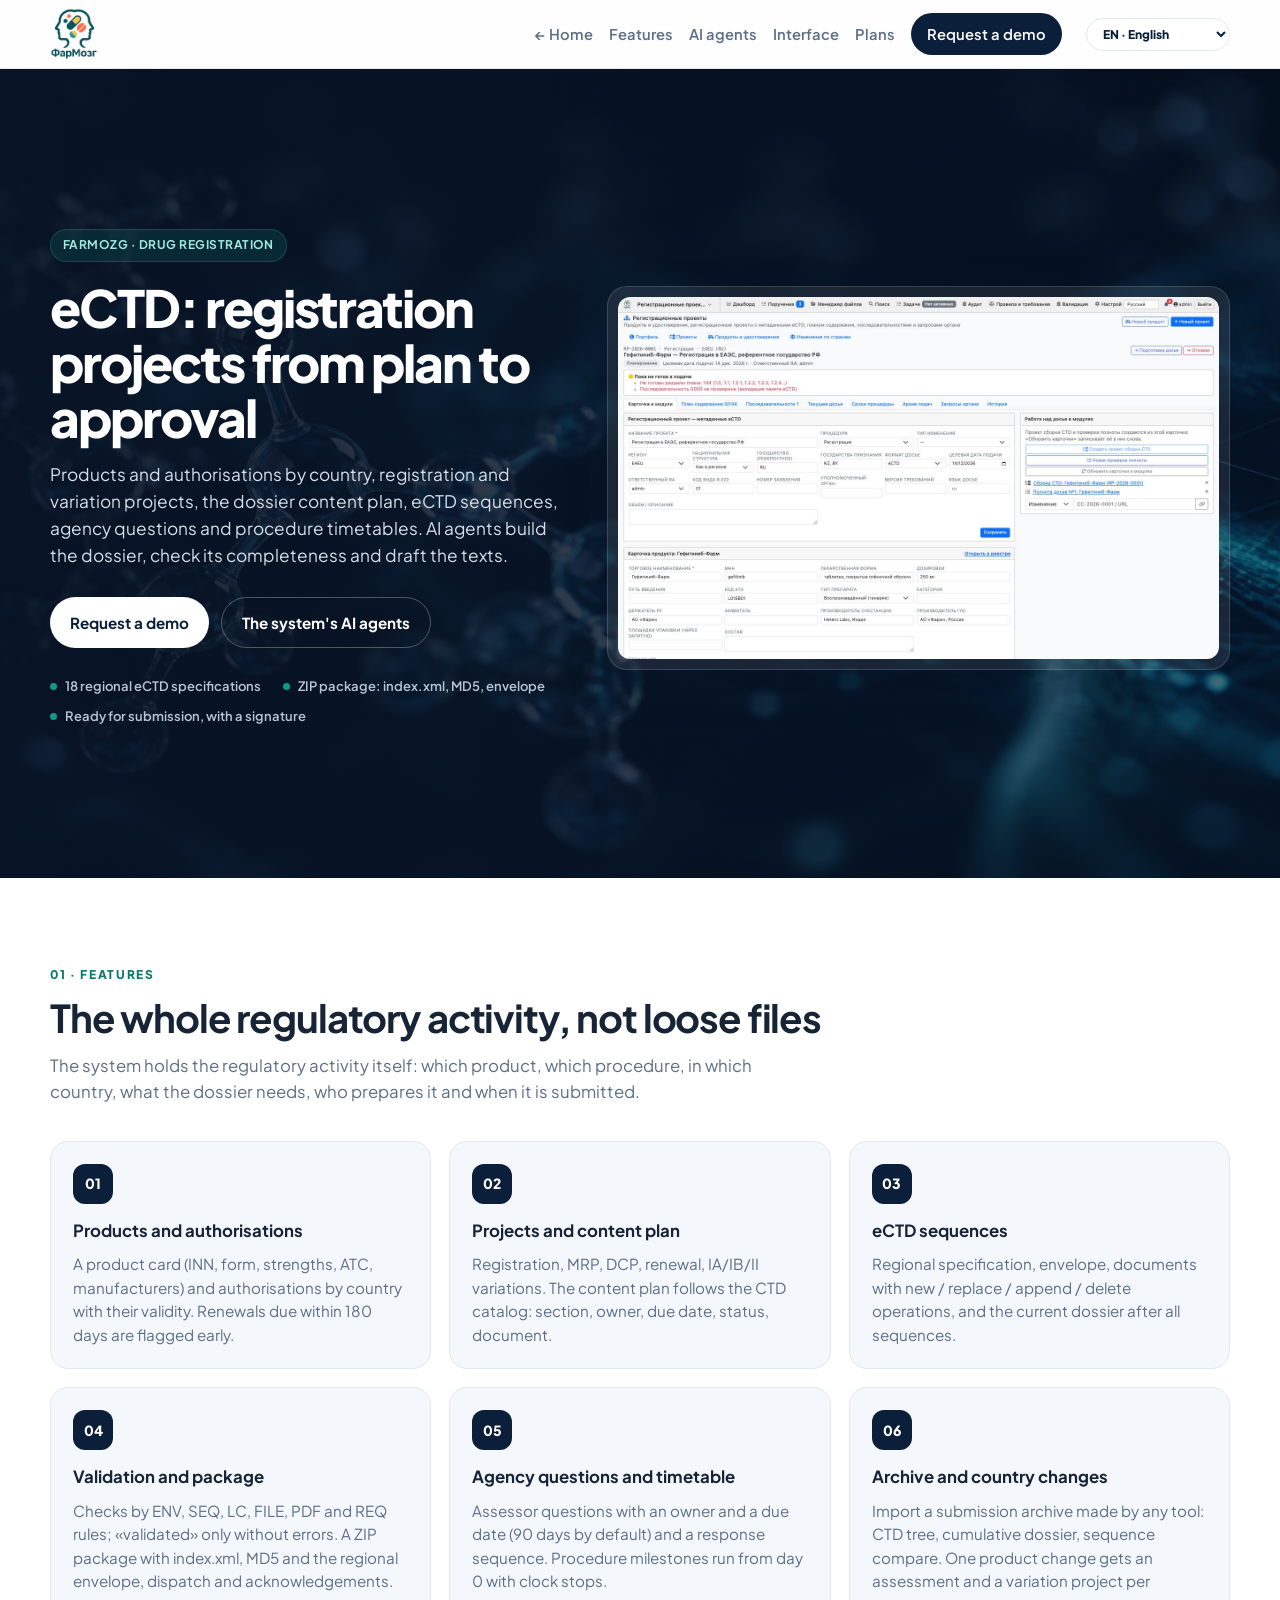
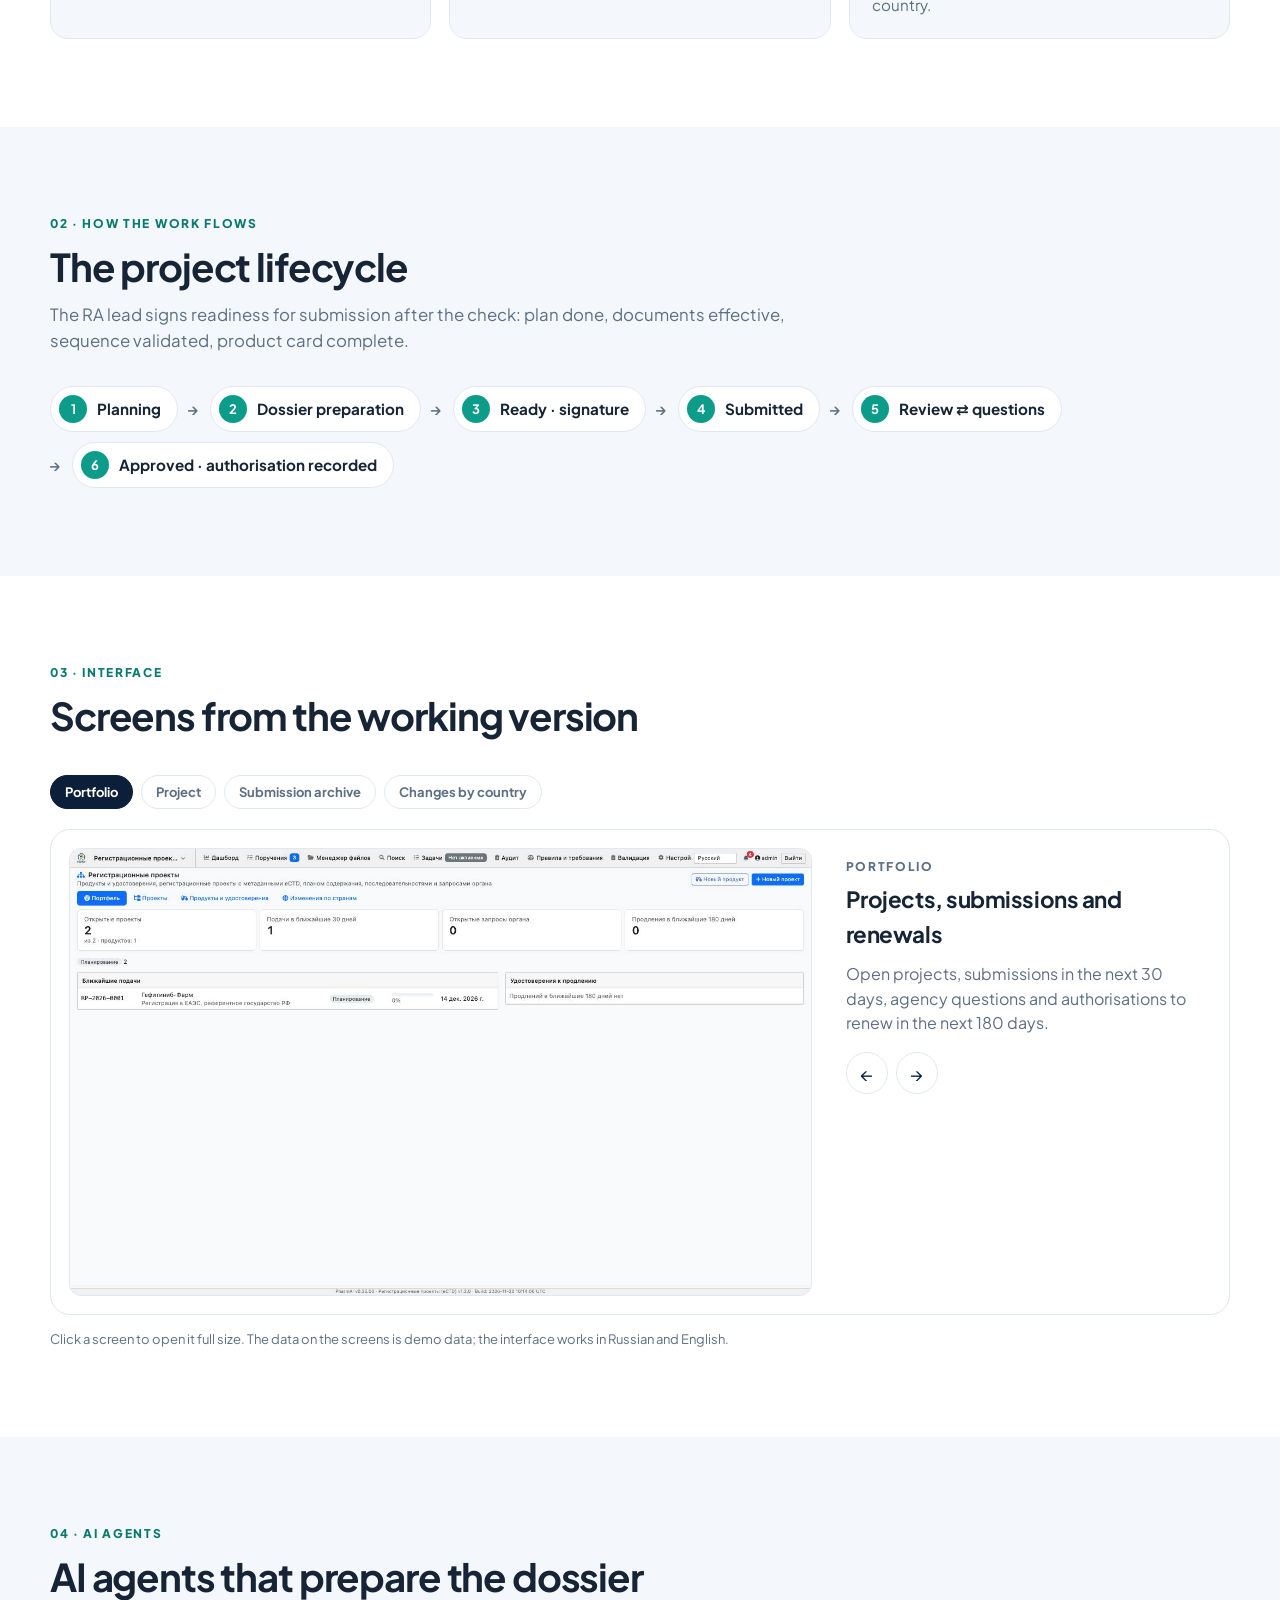
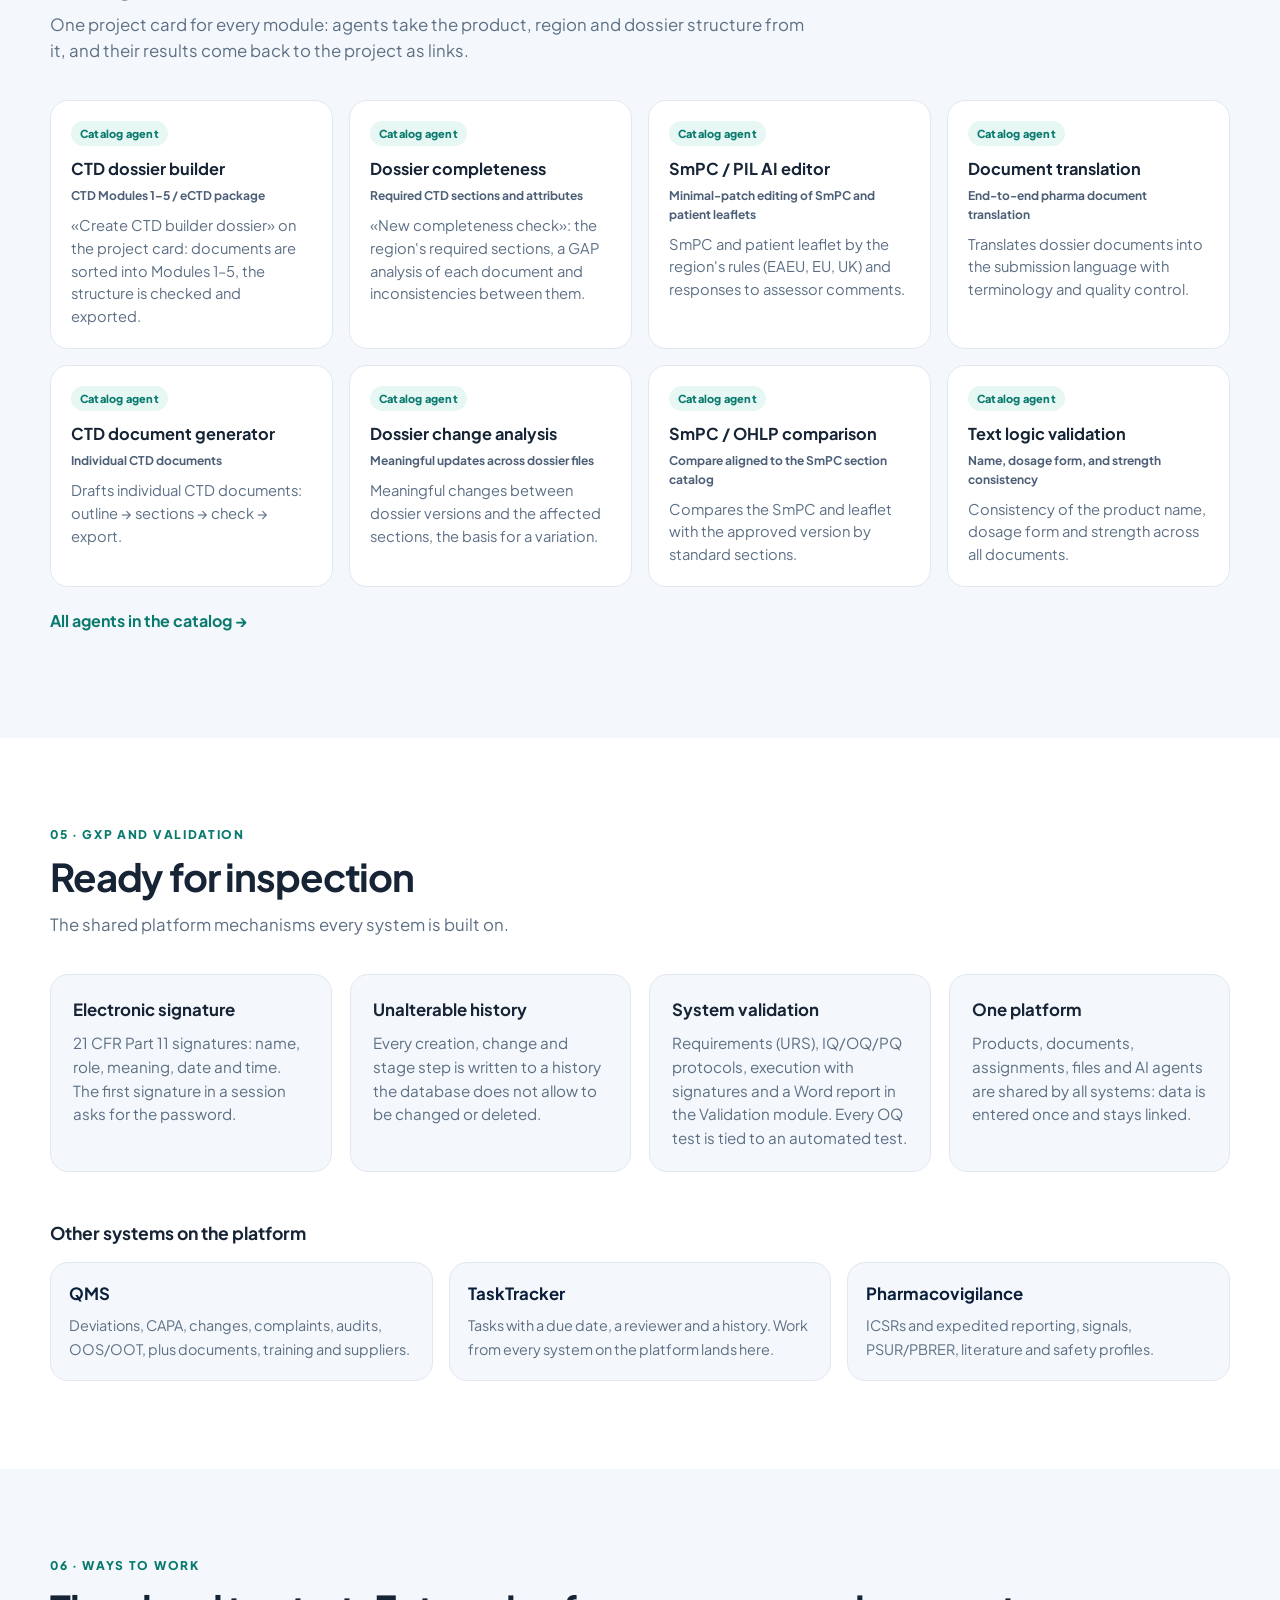
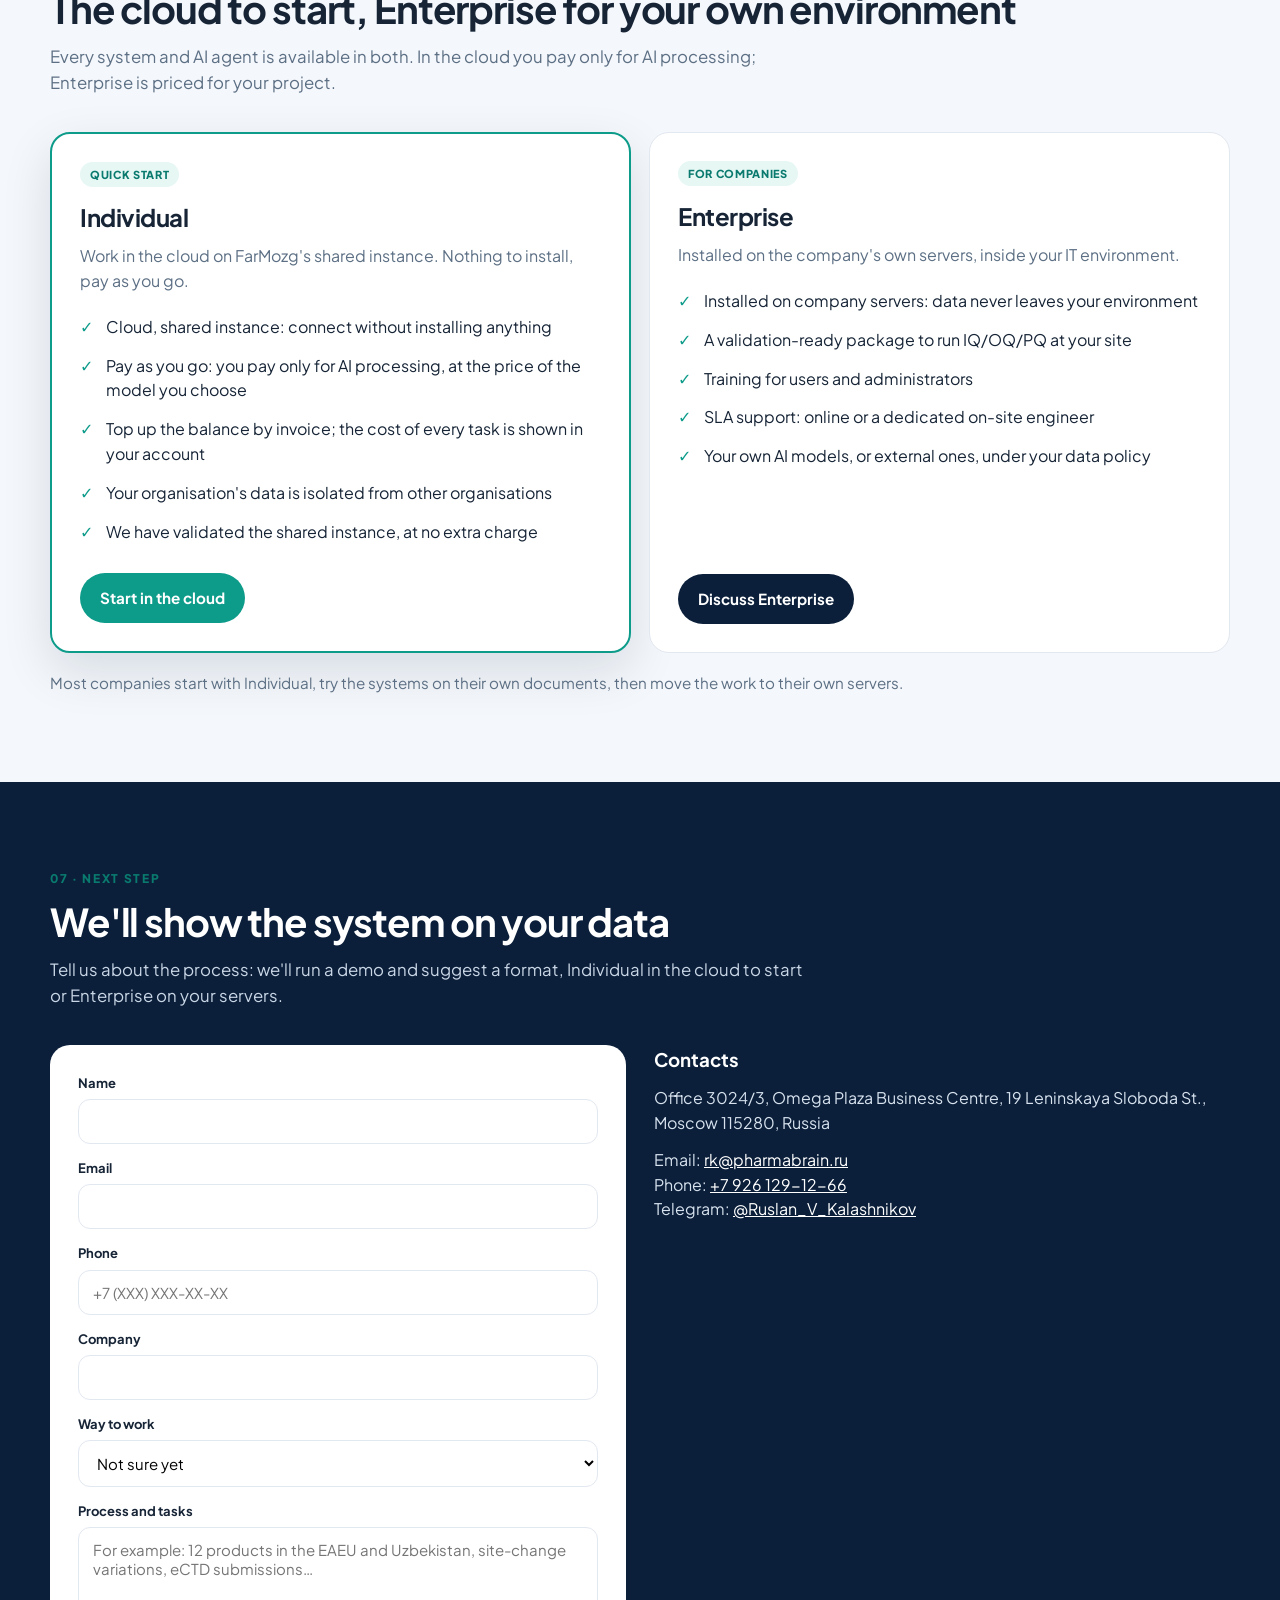
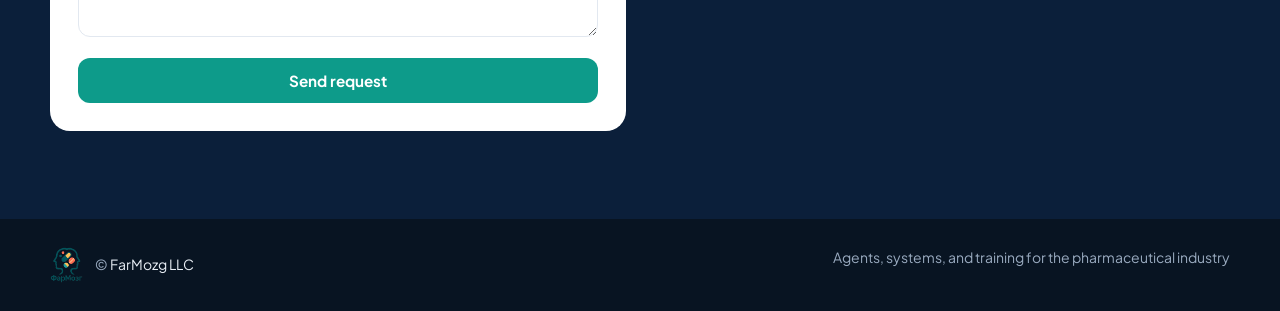
<file: ectd.html>
<!DOCTYPE html>
<html lang="ru">
<head>
    <meta charset="UTF-8" />
    <meta name="viewport" content="width=device-width, initial-scale=1.0"/>
    <title>eCTD — регистрационные проекты и подачи с ИИ-агентами | ФарМозг</title>
    <meta name="description" content="Продукты и удостоверения, проекты регистрации и вариаций, последовательности eCTD, валидация и пакет подачи, запросы органа и изменения по странам."/>
    <link rel="icon" href="images/favicon.png" type="image/png">
    <link rel="preconnect" href="https://fonts.googleapis.com">
    <link rel="preconnect" href="https://fonts.gstatic.com" crossorigin>
    <link href="https://fonts.googleapis.com/css2?family=Plus+Jakarta+Sans:wght@400;500;600;700;800&display=swap" rel="stylesheet">
    <link rel="stylesheet" href="tool-page.css?v=1">
</head>
<!-- The whole page is rendered by tool-page.js from window.PLATFORM (i18n.js) and tools.i18n.js. -->
<body data-tool="ectd">
    <div id="app"></div>
    <noscript><p style="padding:24px">eCTD: регистрационные проекты от плана до одобрения. Продукты и удостоверения по странам, проекты регистрации и вариаций, план содержания досье, последовательности eCTD, запросы органа и сроки процедуры. ИИ-агенты собирают досье, проверяют полноту и готовят тексты.</p></noscript>
    <script src="i18n.js?v=5"></script>
    <script src="i18n.zh.js?v=5"></script>
    <script src="i18n.ar.js?v=5"></script>
    <script src="i18n.tr.js?v=5"></script>
    <script src="i18n.hi.js?v=5"></script>
    <script src="tools.i18n.js?v=1"></script>
    <script src="tool-page.js?v=1"></script>
</body>
</html>
</file>
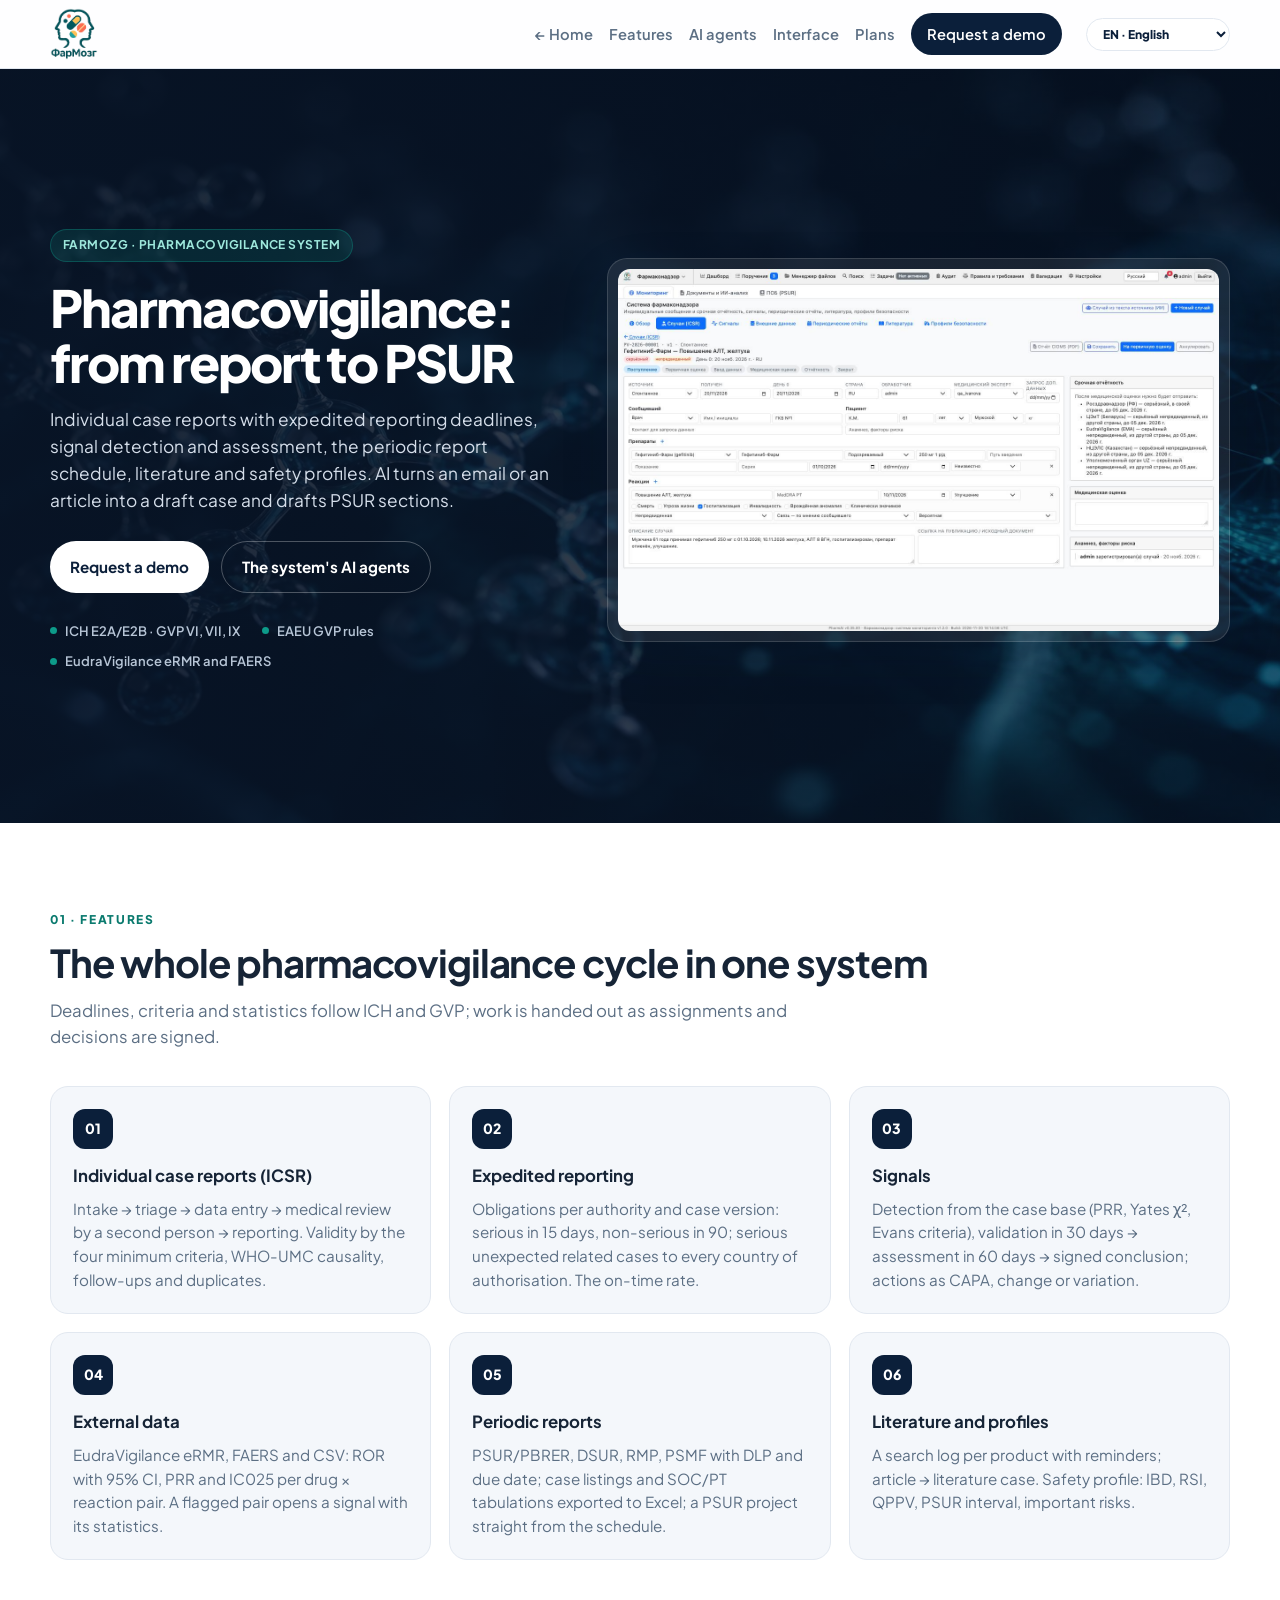
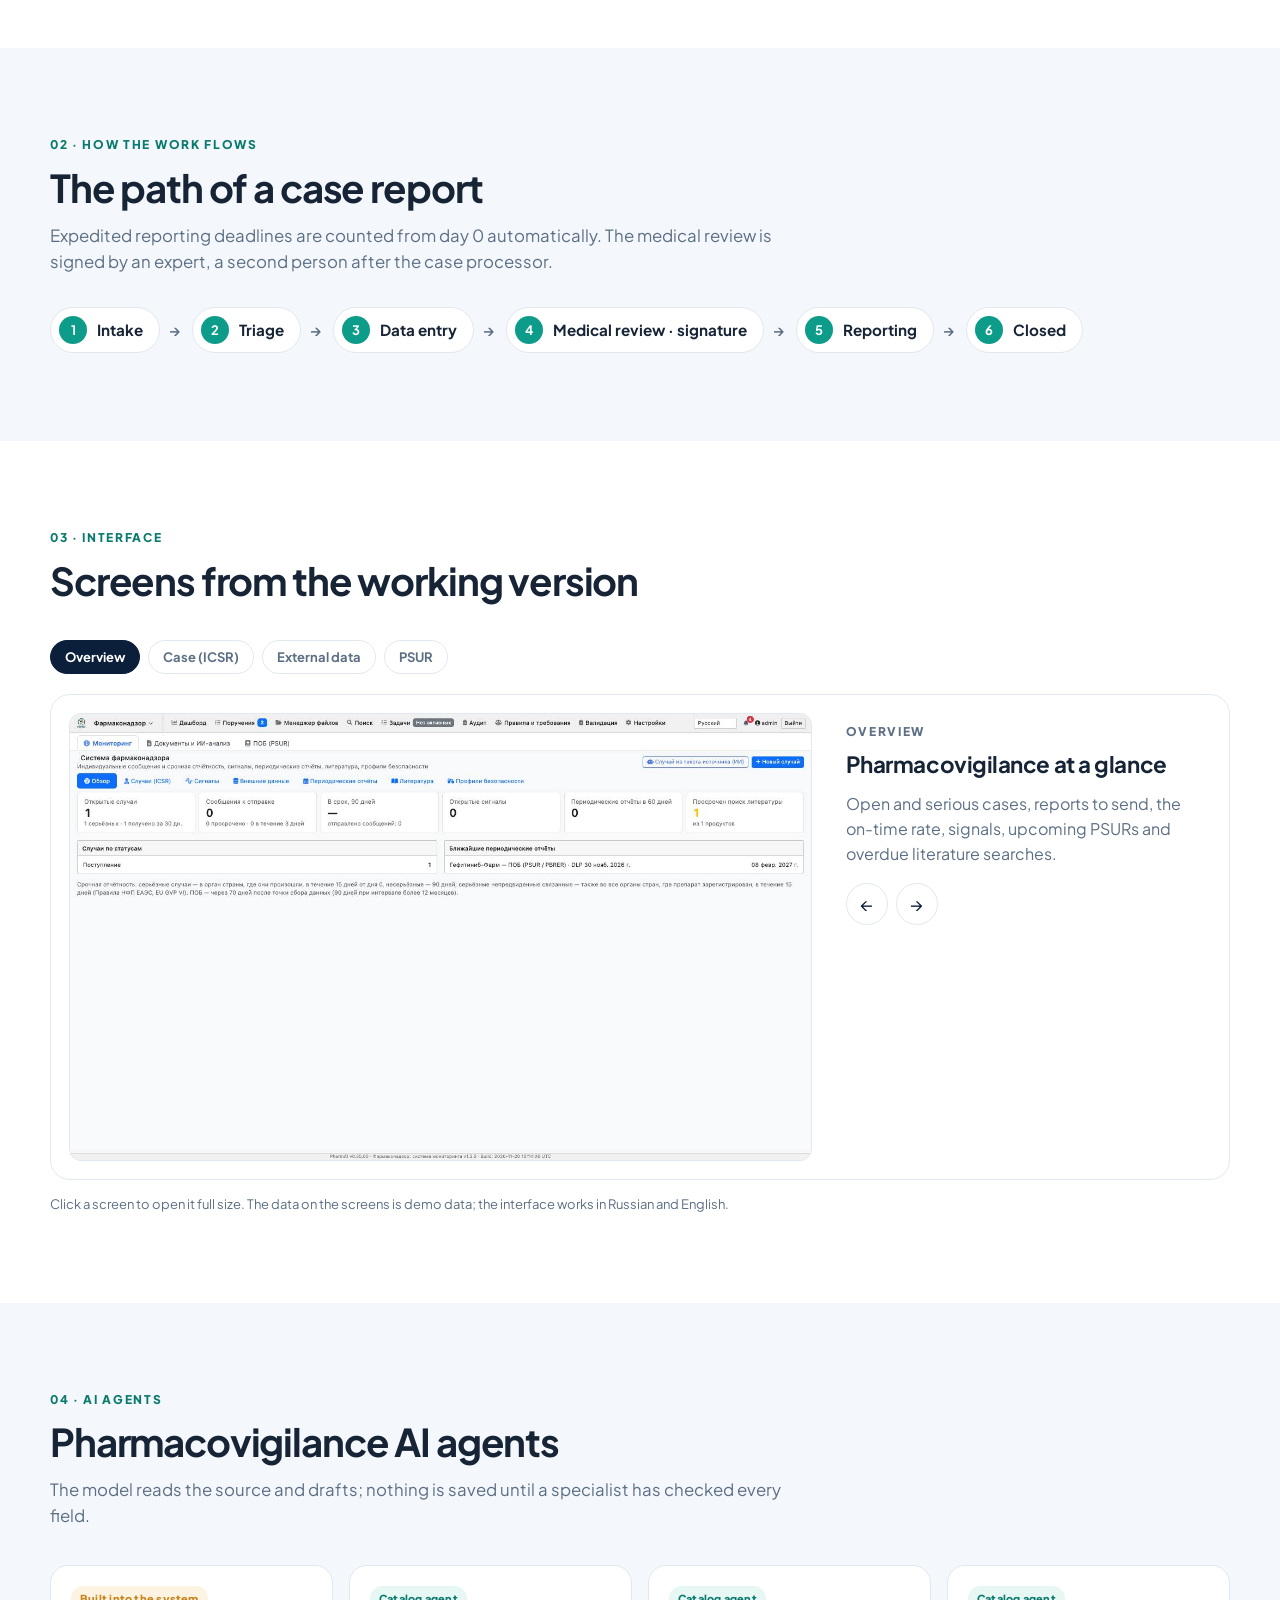
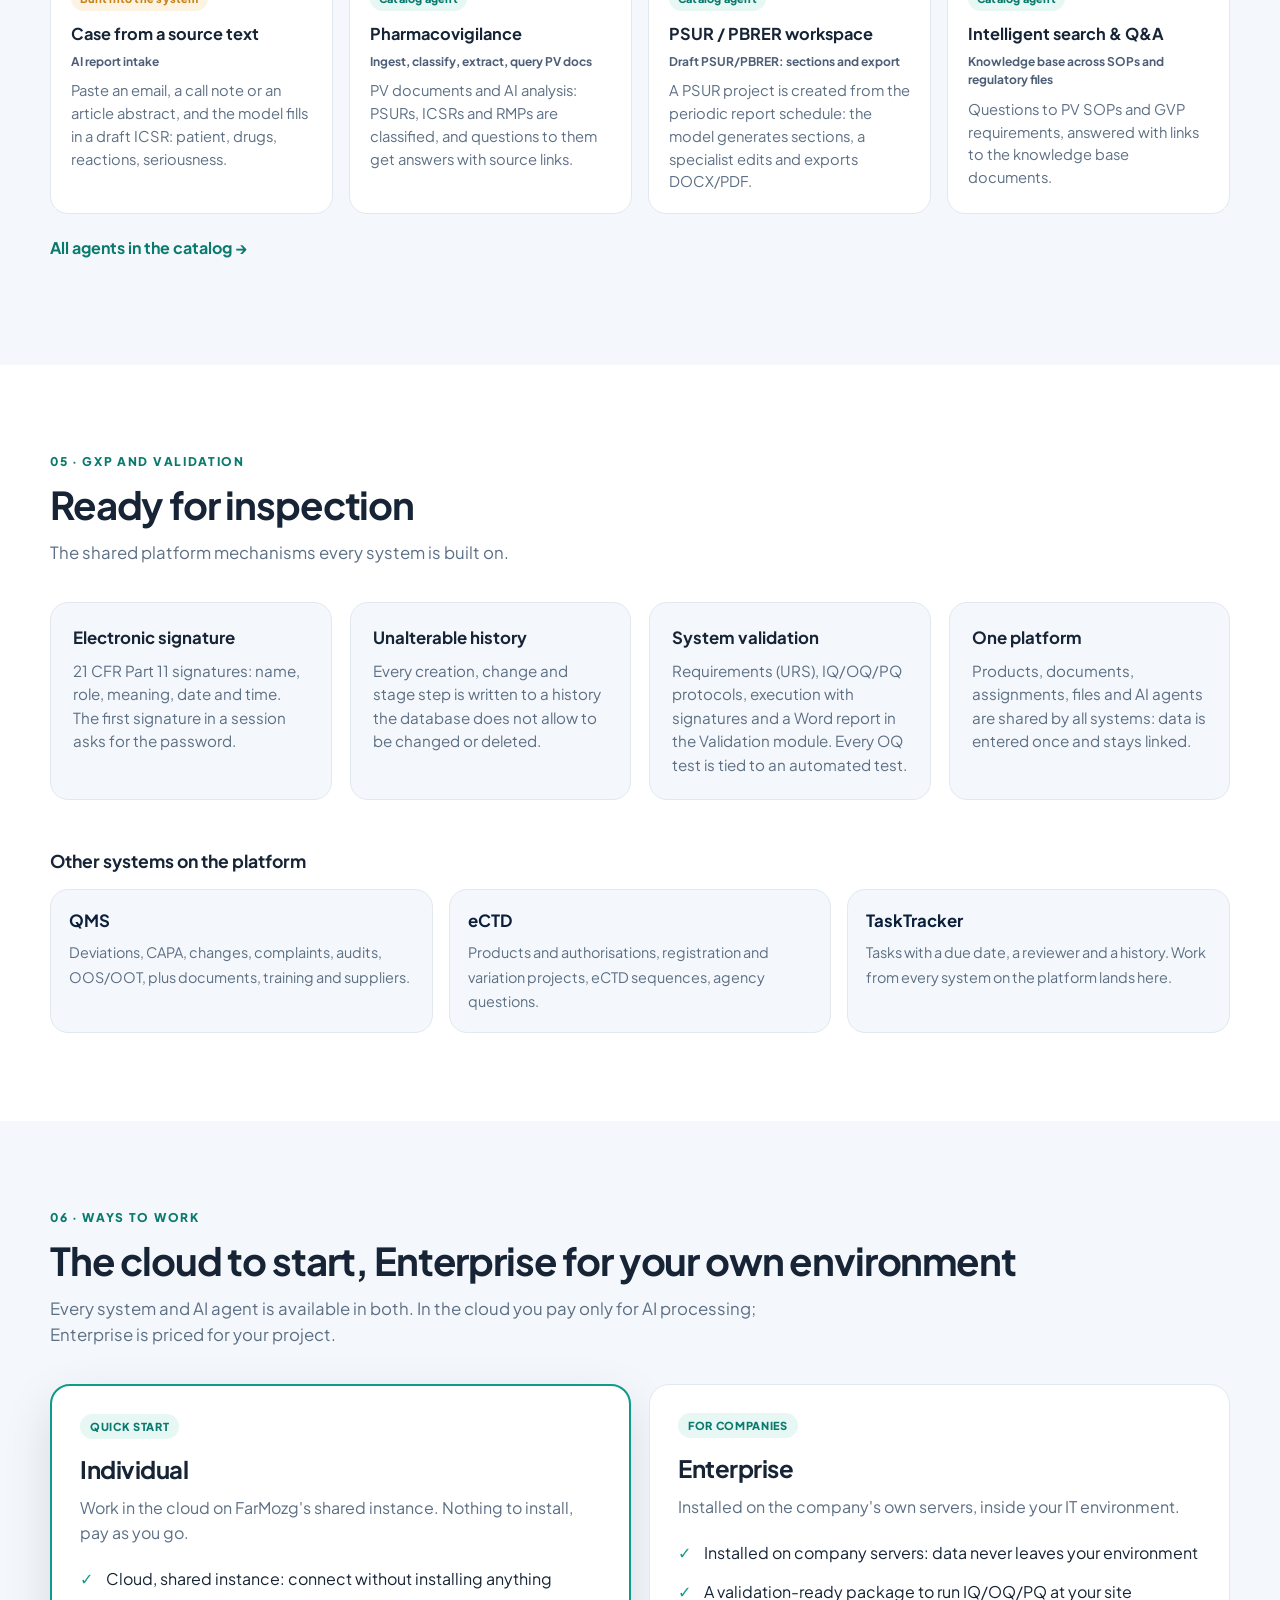
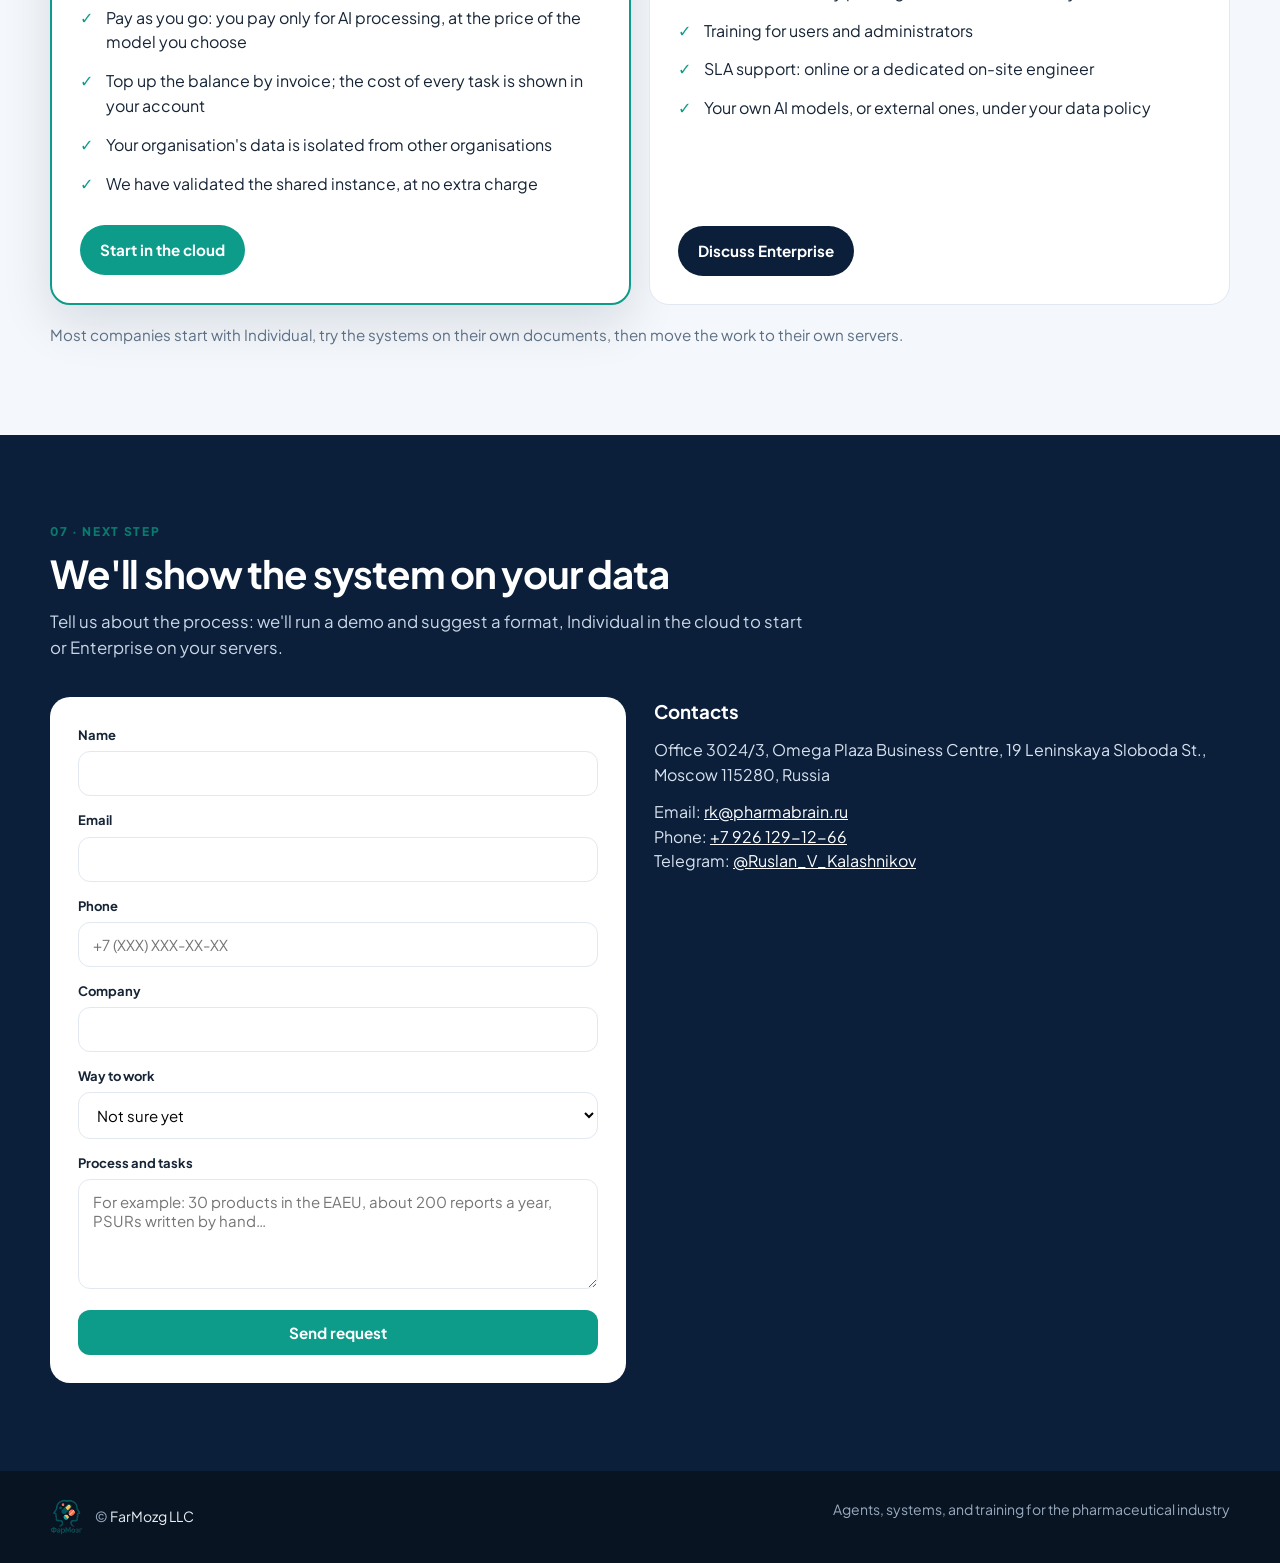
<file: pv.html>
<!DOCTYPE html>
<html lang="ru">
<head>
    <meta charset="UTF-8" />
    <meta name="viewport" content="width=device-width, initial-scale=1.0"/>
    <title>Фармаконадзор — ICSR, сигналы и ПОБ с ИИ-агентами | ФарМозг</title>
    <meta name="description" content="Индивидуальные сообщения и срочная отчётность, сигналы (PRR, ROR, IC025), периодические отчёты ПОБ/PSUR, литература и профили безопасности. ИИ делает черновик случая из текста источника."/>
    <link rel="icon" href="images/favicon.png" type="image/png">
    <link rel="preconnect" href="https://fonts.googleapis.com">
    <link rel="preconnect" href="https://fonts.gstatic.com" crossorigin>
    <link href="https://fonts.googleapis.com/css2?family=Plus+Jakarta+Sans:wght@400;500;600;700;800&display=swap" rel="stylesheet">
    <link rel="stylesheet" href="tool-page.css?v=1">
</head>
<!-- The whole page is rendered by tool-page.js from window.PLATFORM (i18n.js) and tools.i18n.js. -->
<body data-tool="pv">
    <div id="app"></div>
    <noscript><p style="padding:24px">Фармаконадзор: от сообщения до ПОБ. Индивидуальные сообщения со сроками срочной отчётности, выявление и оценка сигналов, график периодических отчётов, литература и профили безопасности. ИИ превращает письмо или статью в черновик случая и готовит разделы ПОБ.</p></noscript>
    <script src="i18n.js?v=5"></script>
    <script src="i18n.zh.js?v=5"></script>
    <script src="i18n.ar.js?v=5"></script>
    <script src="i18n.tr.js?v=5"></script>
    <script src="i18n.hi.js?v=5"></script>
    <script src="tools.i18n.js?v=1"></script>
    <script src="tool-page.js?v=1"></script>
</body>
</html>
</file>
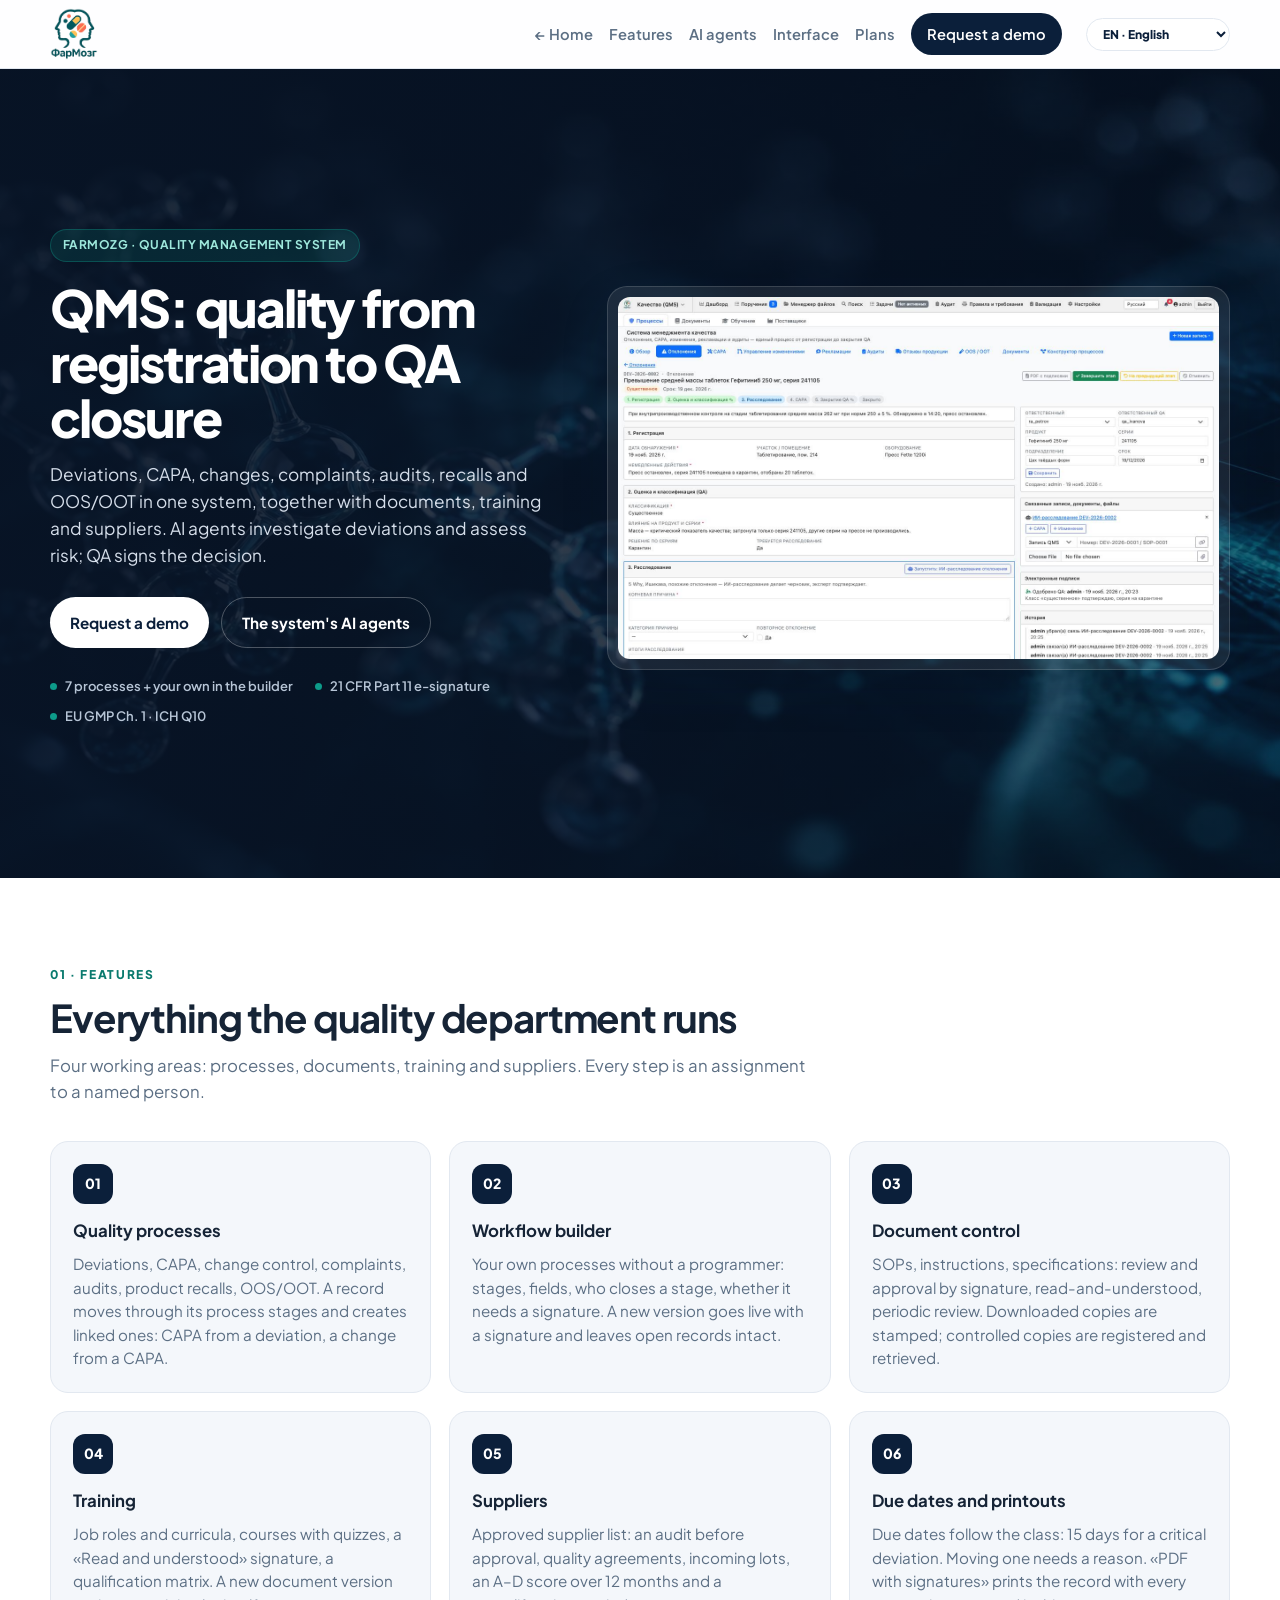
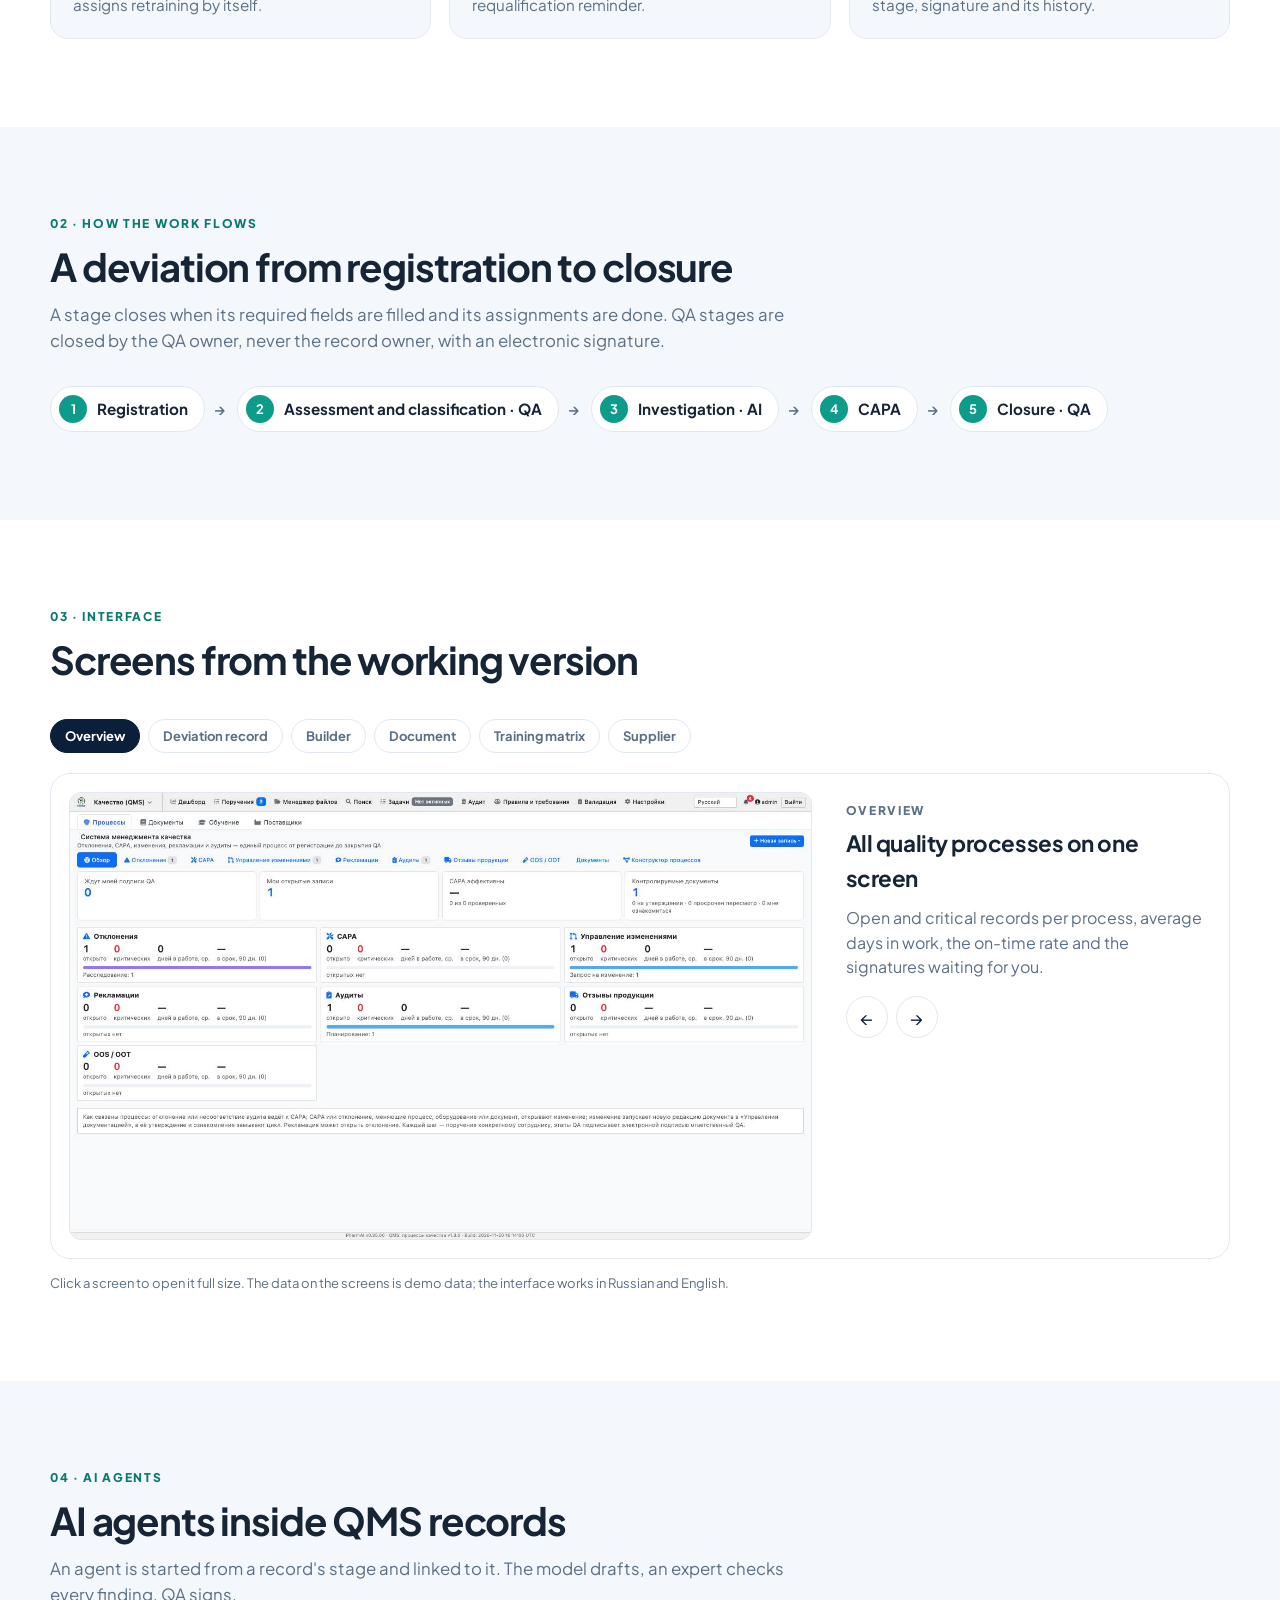
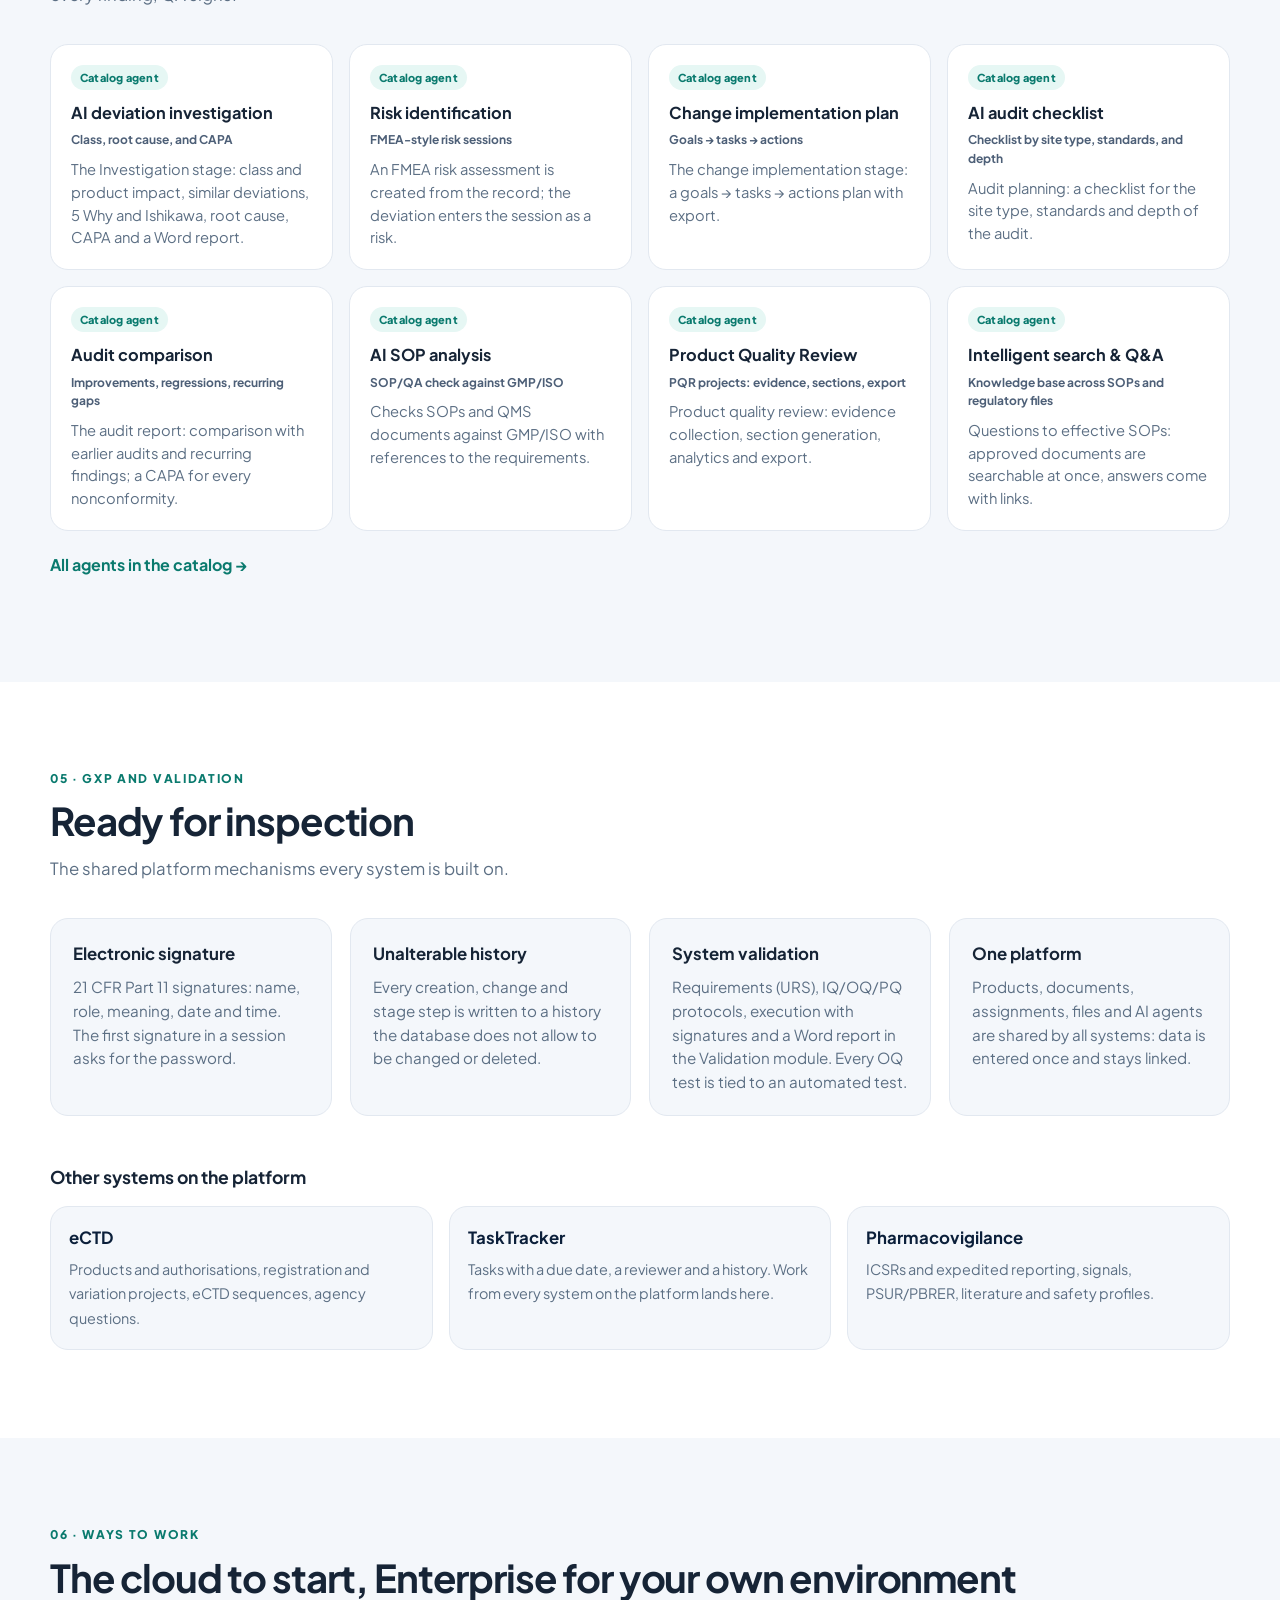
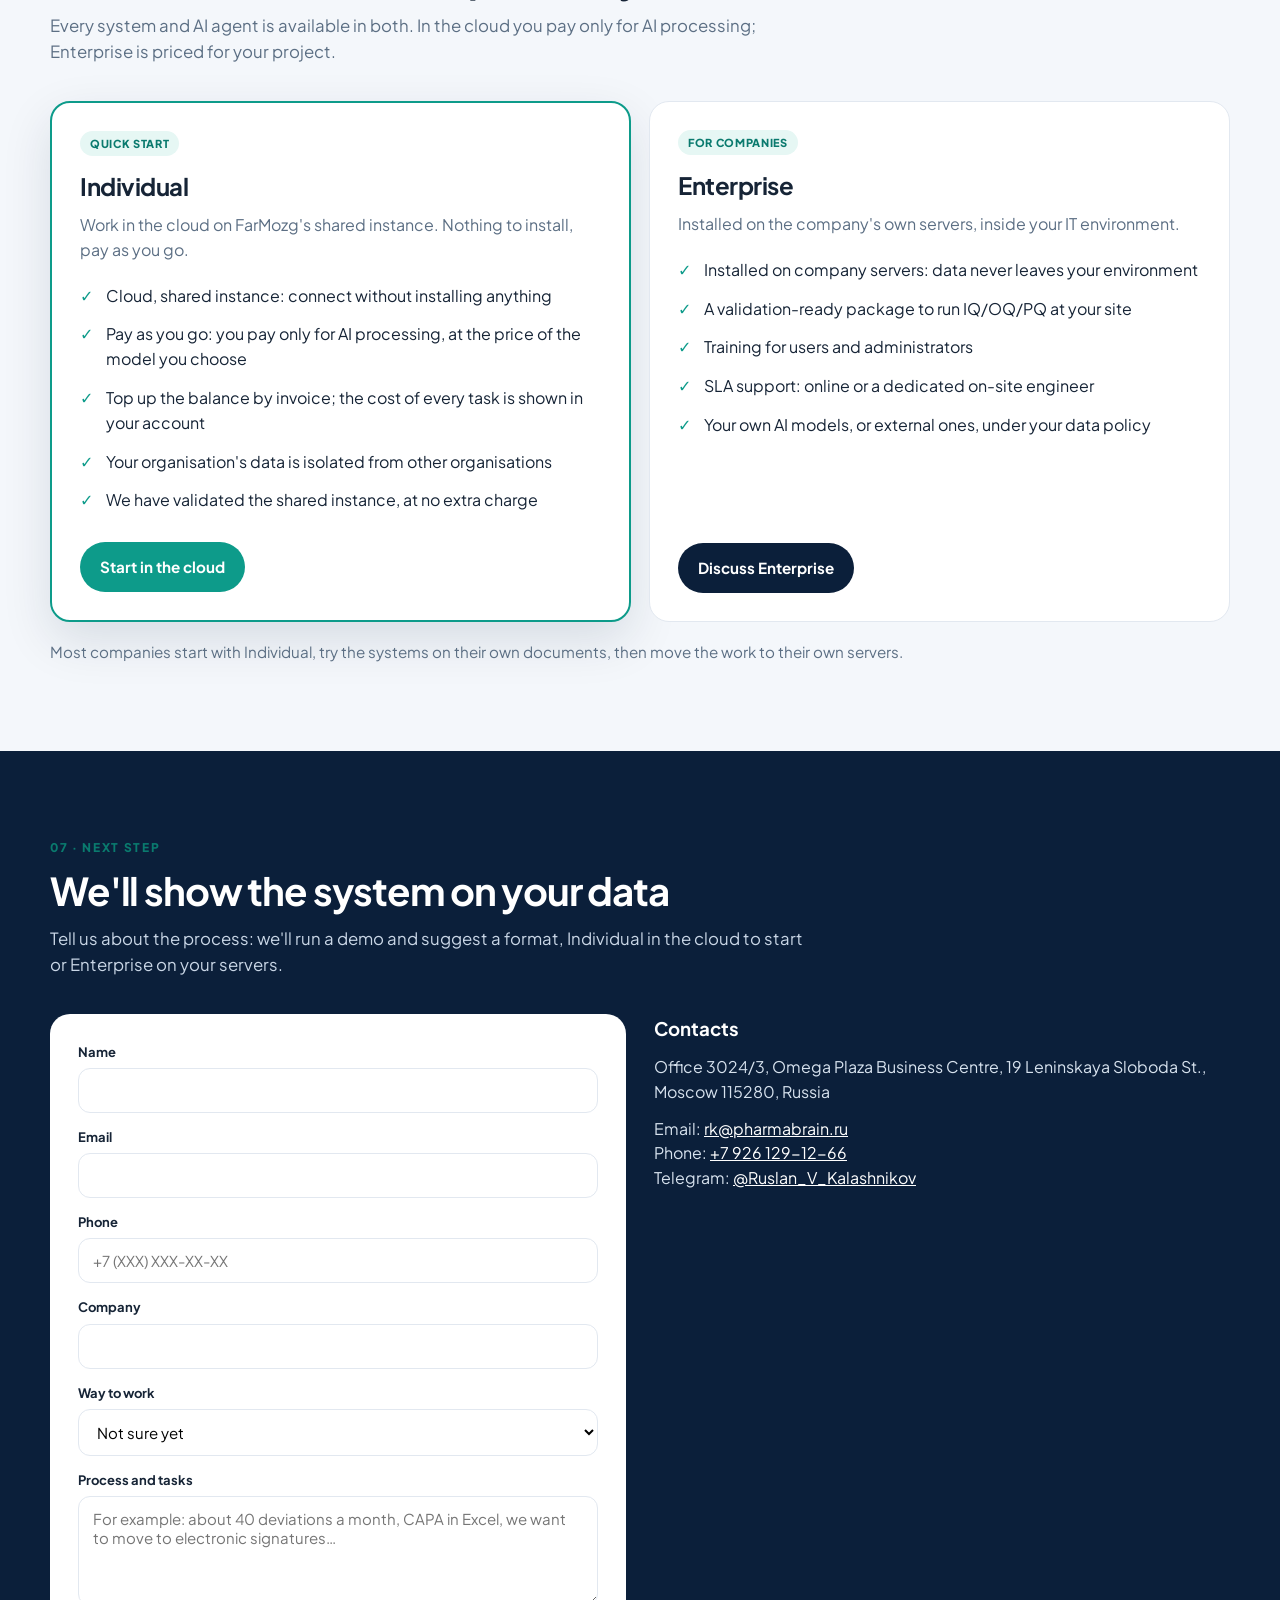
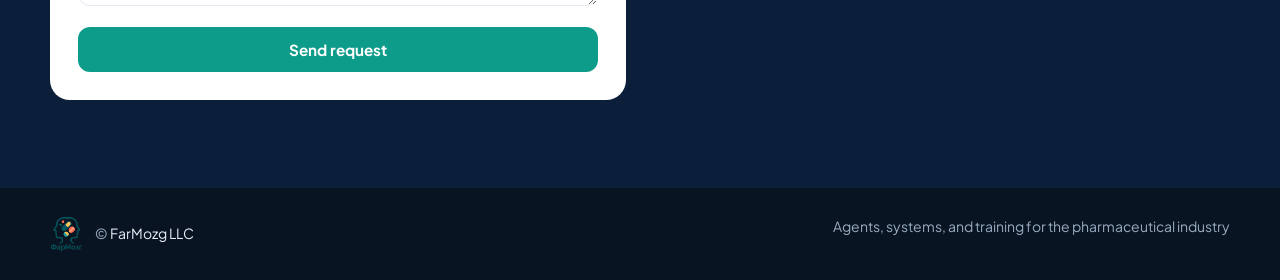
<file: qms.html>
<!DOCTYPE html>
<html lang="ru">
<head>
    <meta charset="UTF-8" />
    <meta name="viewport" content="width=device-width, initial-scale=1.0"/>
    <title>QMS — система менеджмента качества с ИИ-агентами | ФарМозг</title>
    <meta name="description" content="Отклонения, CAPA, управление изменениями, рекламации, аудиты, OOS/OOT, документы, обучение и поставщики — с электронной подписью и ИИ-расследованием отклонений."/>
    <link rel="icon" href="images/favicon.png" type="image/png">
    <link rel="preconnect" href="https://fonts.googleapis.com">
    <link rel="preconnect" href="https://fonts.gstatic.com" crossorigin>
    <link href="https://fonts.googleapis.com/css2?family=Plus+Jakarta+Sans:wght@400;500;600;700;800&display=swap" rel="stylesheet">
    <link rel="stylesheet" href="tool-page.css?v=1">
</head>
<!-- The whole page is rendered by tool-page.js from window.PLATFORM (i18n.js) and tools.i18n.js. -->
<body data-tool="qms">
    <div id="app"></div>
    <noscript><p style="padding:24px">QMS: качество от регистрации до закрытия QA. Отклонения, CAPA, изменения, рекламации, аудиты, отзывы и OOS/OOT в одной системе — вместе с документами, обучением и поставщиками. ИИ-агенты расследуют отклонения и оценивают риски, решение подписывает QA.</p></noscript>
    <script src="i18n.js?v=5"></script>
    <script src="i18n.zh.js?v=5"></script>
    <script src="i18n.ar.js?v=5"></script>
    <script src="i18n.tr.js?v=5"></script>
    <script src="i18n.hi.js?v=5"></script>
    <script src="tools.i18n.js?v=1"></script>
    <script src="tool-page.js?v=1"></script>
</body>
</html>
</file>
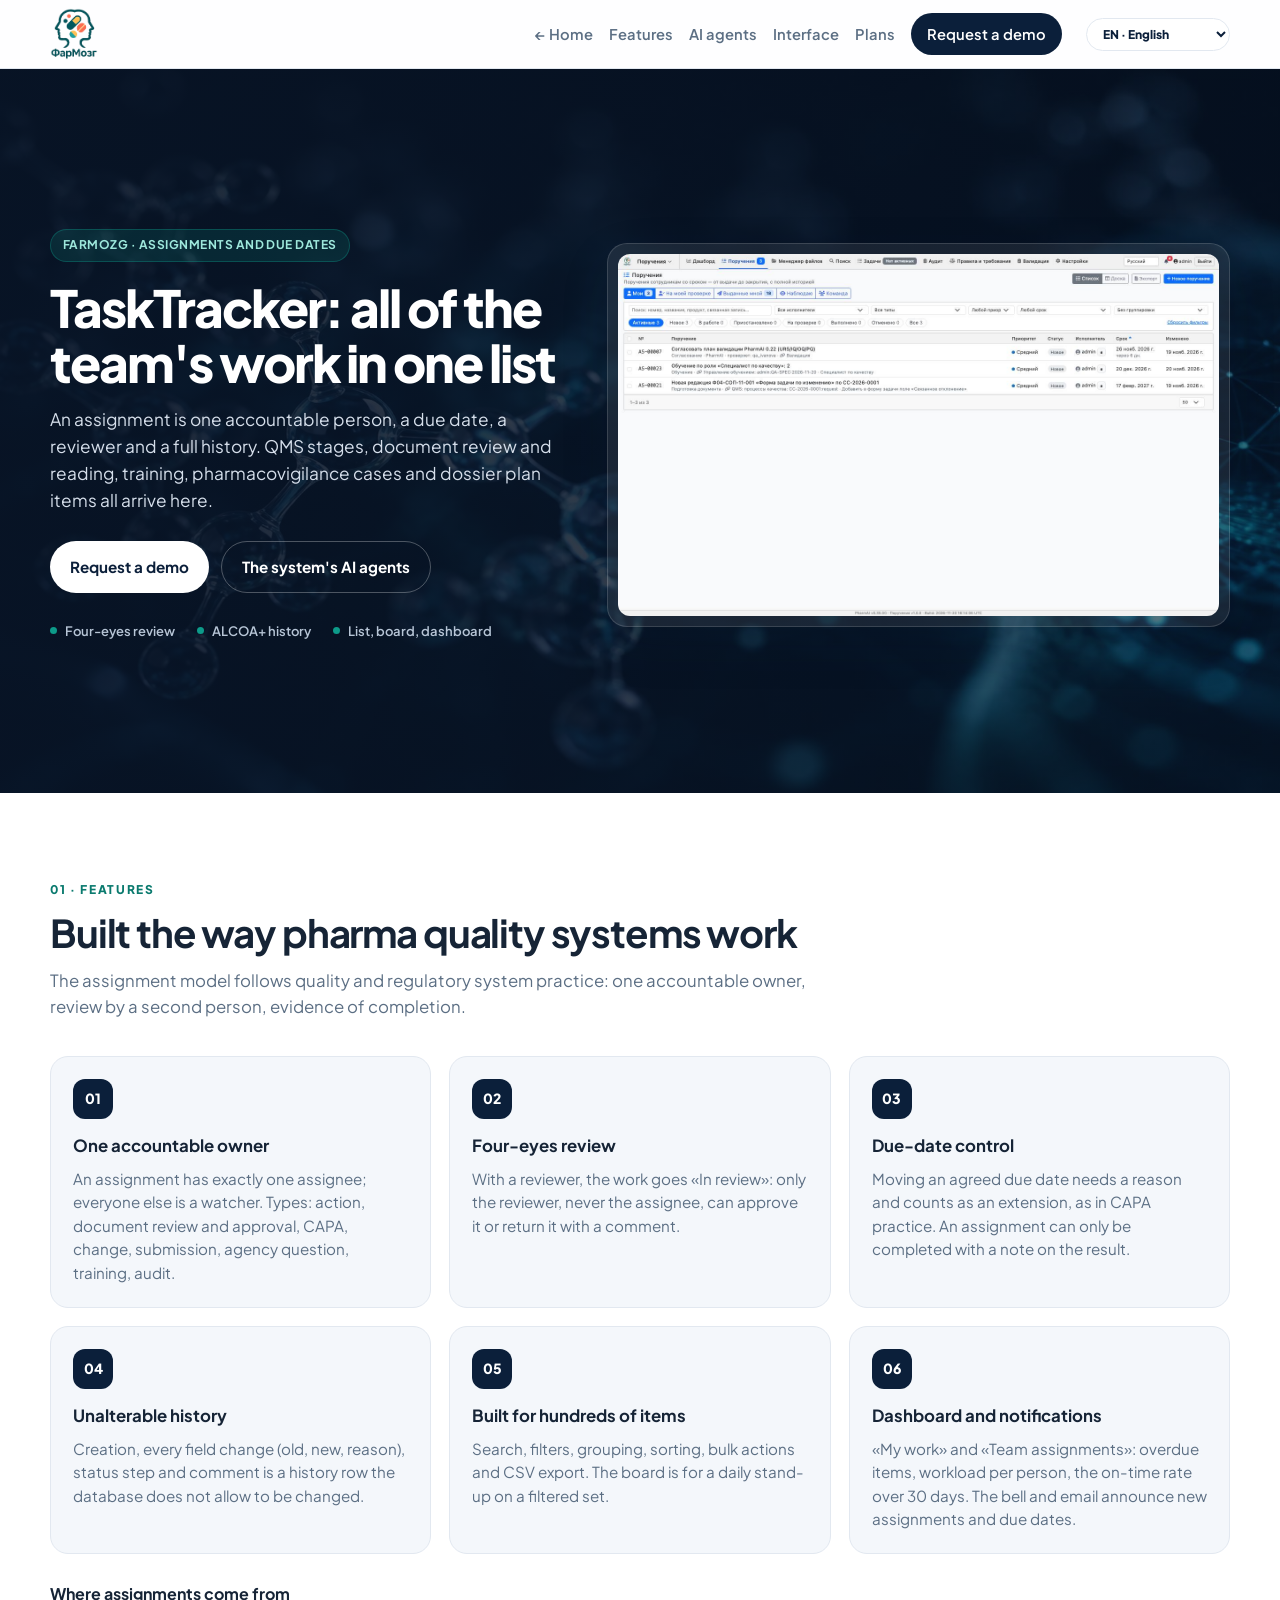
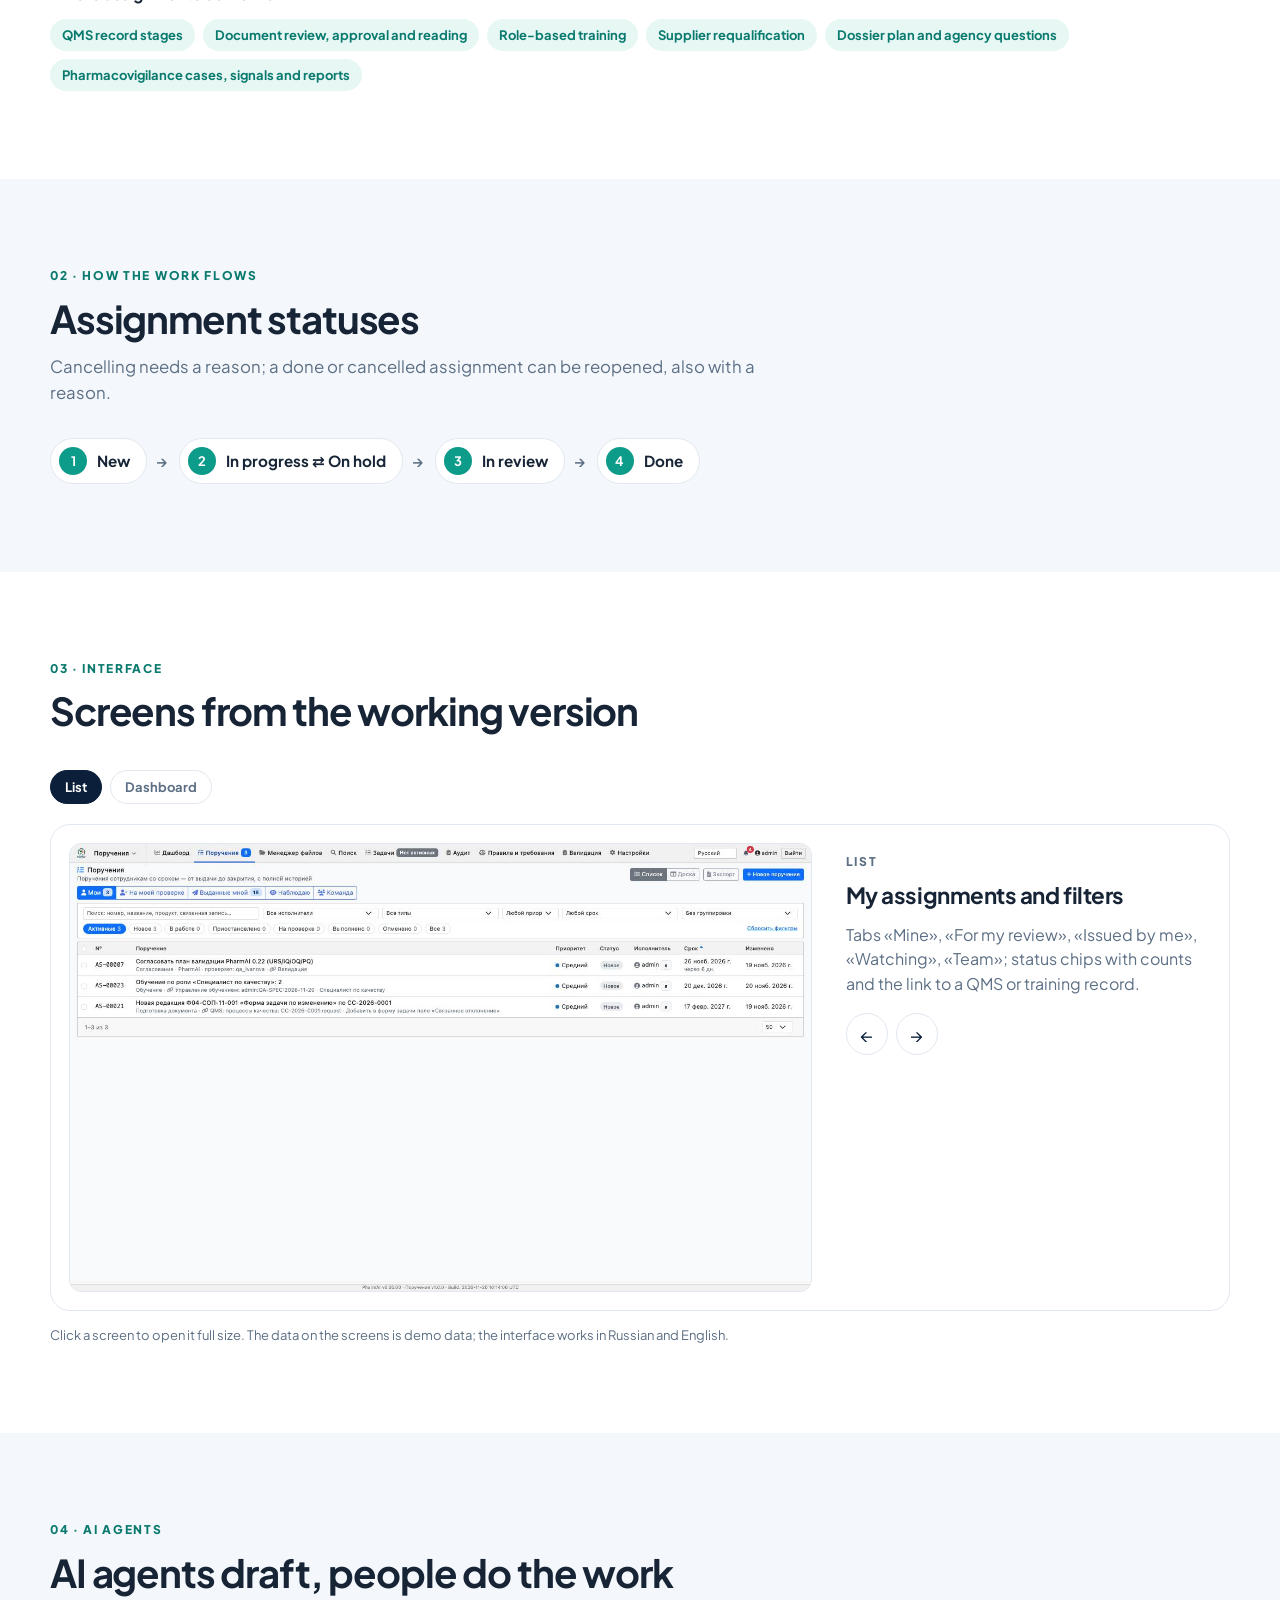
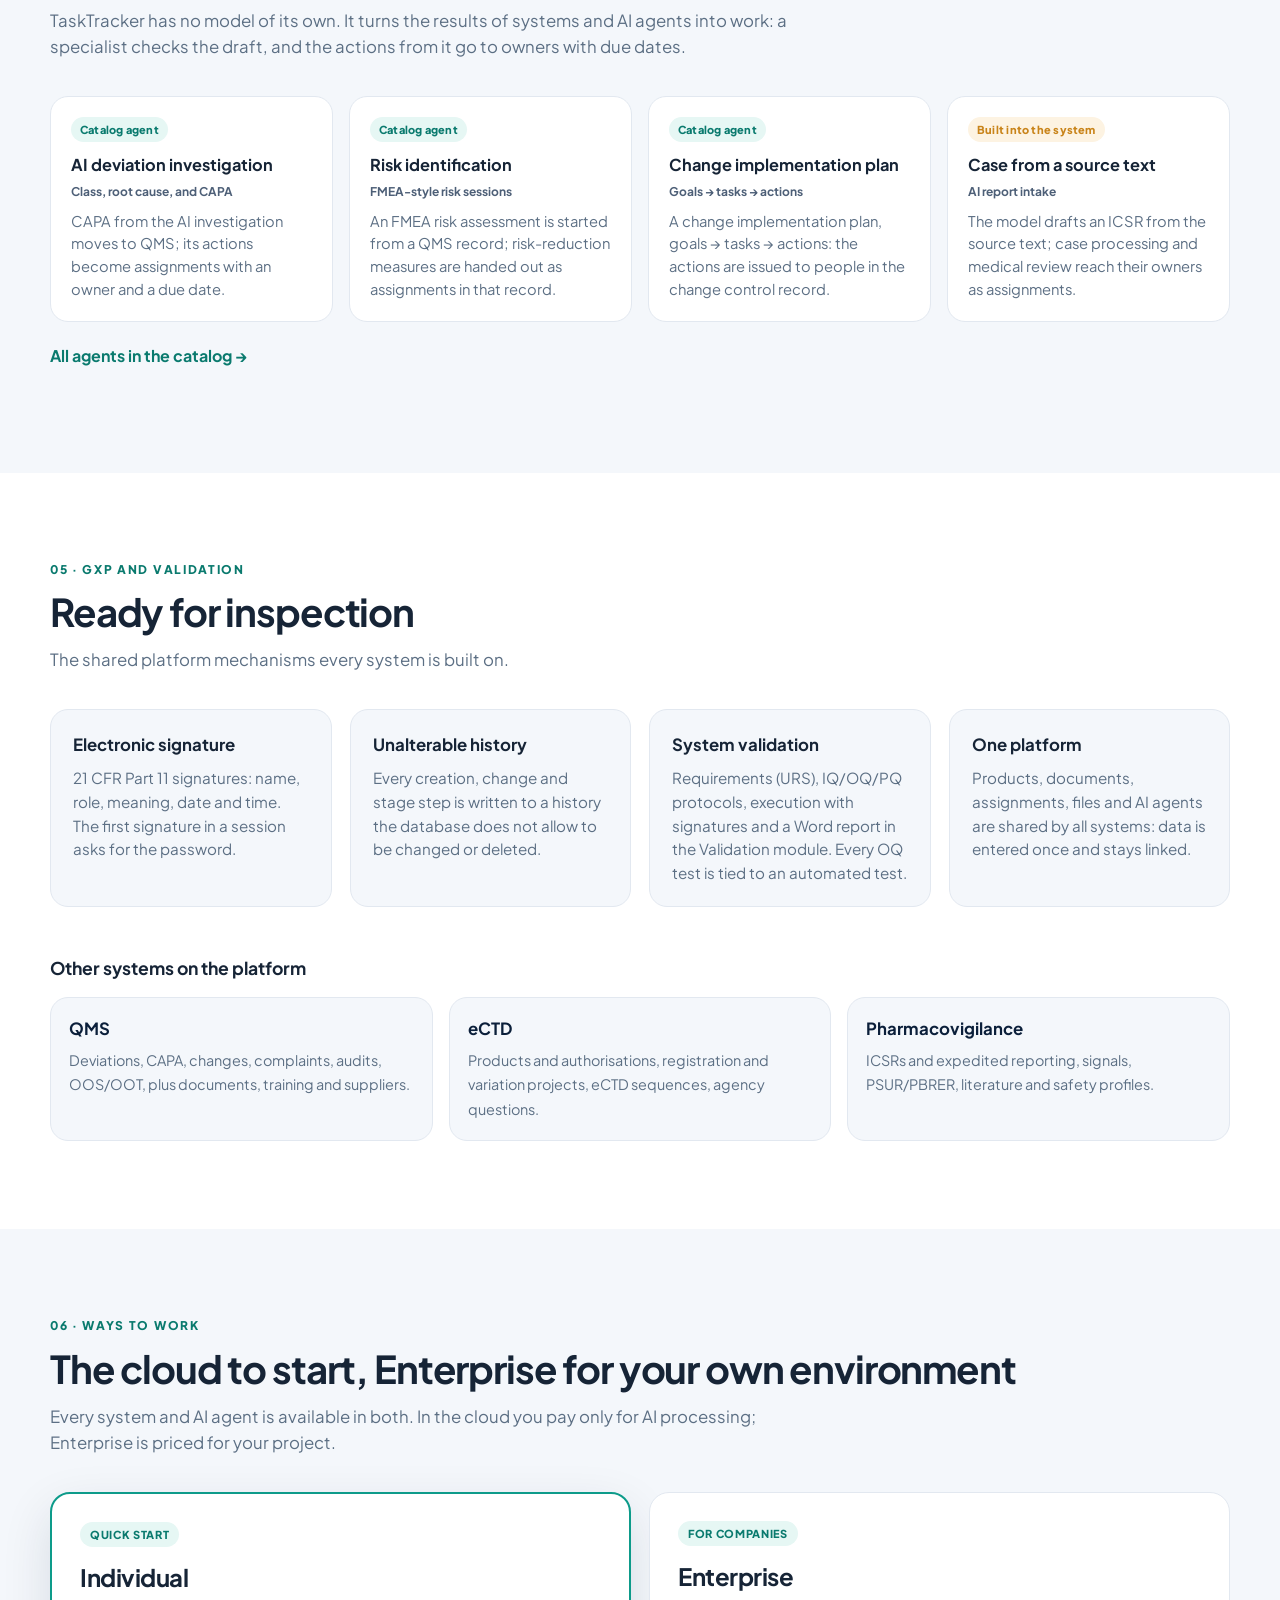
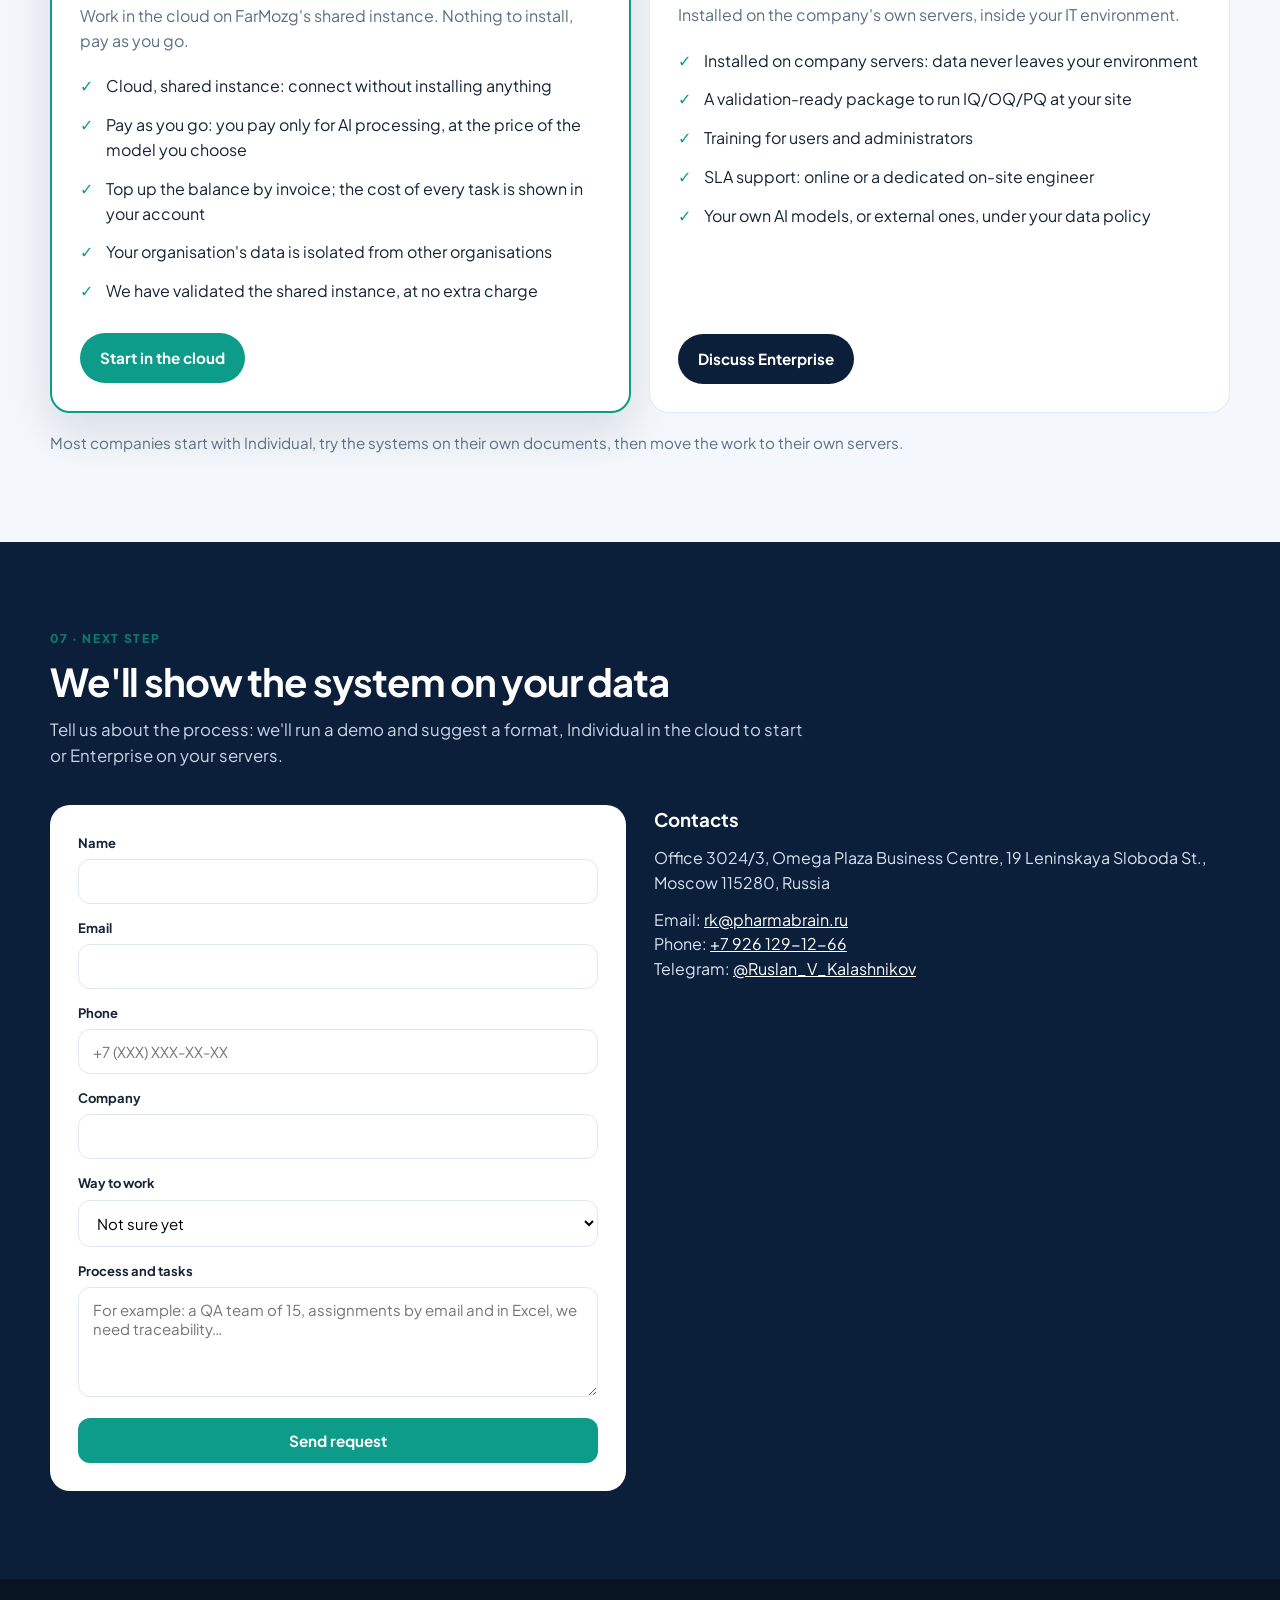
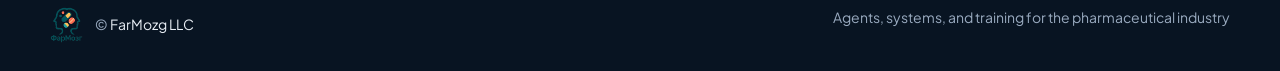
<file: tasks.html>
<!DOCTYPE html>
<html lang="ru">
<head>
    <meta charset="UTF-8" />
    <meta name="viewport" content="width=device-width, initial-scale=1.0"/>
    <title>TaskTracker — поручения с контролем сроков | ФарМозг</title>
    <meta name="description" content="Поручения сотрудникам со сроком, проверяющим и чек-листом; список, доска и дашборд команды. Работа из QMS, документов, обучения, регистрации и фармаконадзора в одном месте."/>
    <link rel="icon" href="images/favicon.png" type="image/png">
    <link rel="preconnect" href="https://fonts.googleapis.com">
    <link rel="preconnect" href="https://fonts.gstatic.com" crossorigin>
    <link href="https://fonts.googleapis.com/css2?family=Plus+Jakarta+Sans:wght@400;500;600;700;800&display=swap" rel="stylesheet">
    <link rel="stylesheet" href="tool-page.css?v=1">
</head>
<!-- The whole page is rendered by tool-page.js from window.PLATFORM (i18n.js) and tools.i18n.js. -->
<body data-tool="tasks">
    <div id="app"></div>
    <noscript><p style="padding:24px">TaskTracker: вся работа команды в одном списке. Поручение — это один ответственный, срок, проверяющий и полная история. Сюда приходят этапы QMS, проверка и ознакомление с документами, обучение, случаи фармаконадзора и пункты плана досье.</p></noscript>
    <script src="i18n.js?v=5"></script>
    <script src="i18n.zh.js?v=5"></script>
    <script src="i18n.ar.js?v=5"></script>
    <script src="i18n.tr.js?v=5"></script>
    <script src="i18n.hi.js?v=5"></script>
    <script src="tools.i18n.js?v=1"></script>
    <script src="tool-page.js?v=1"></script>
</body>
</html>
</file>
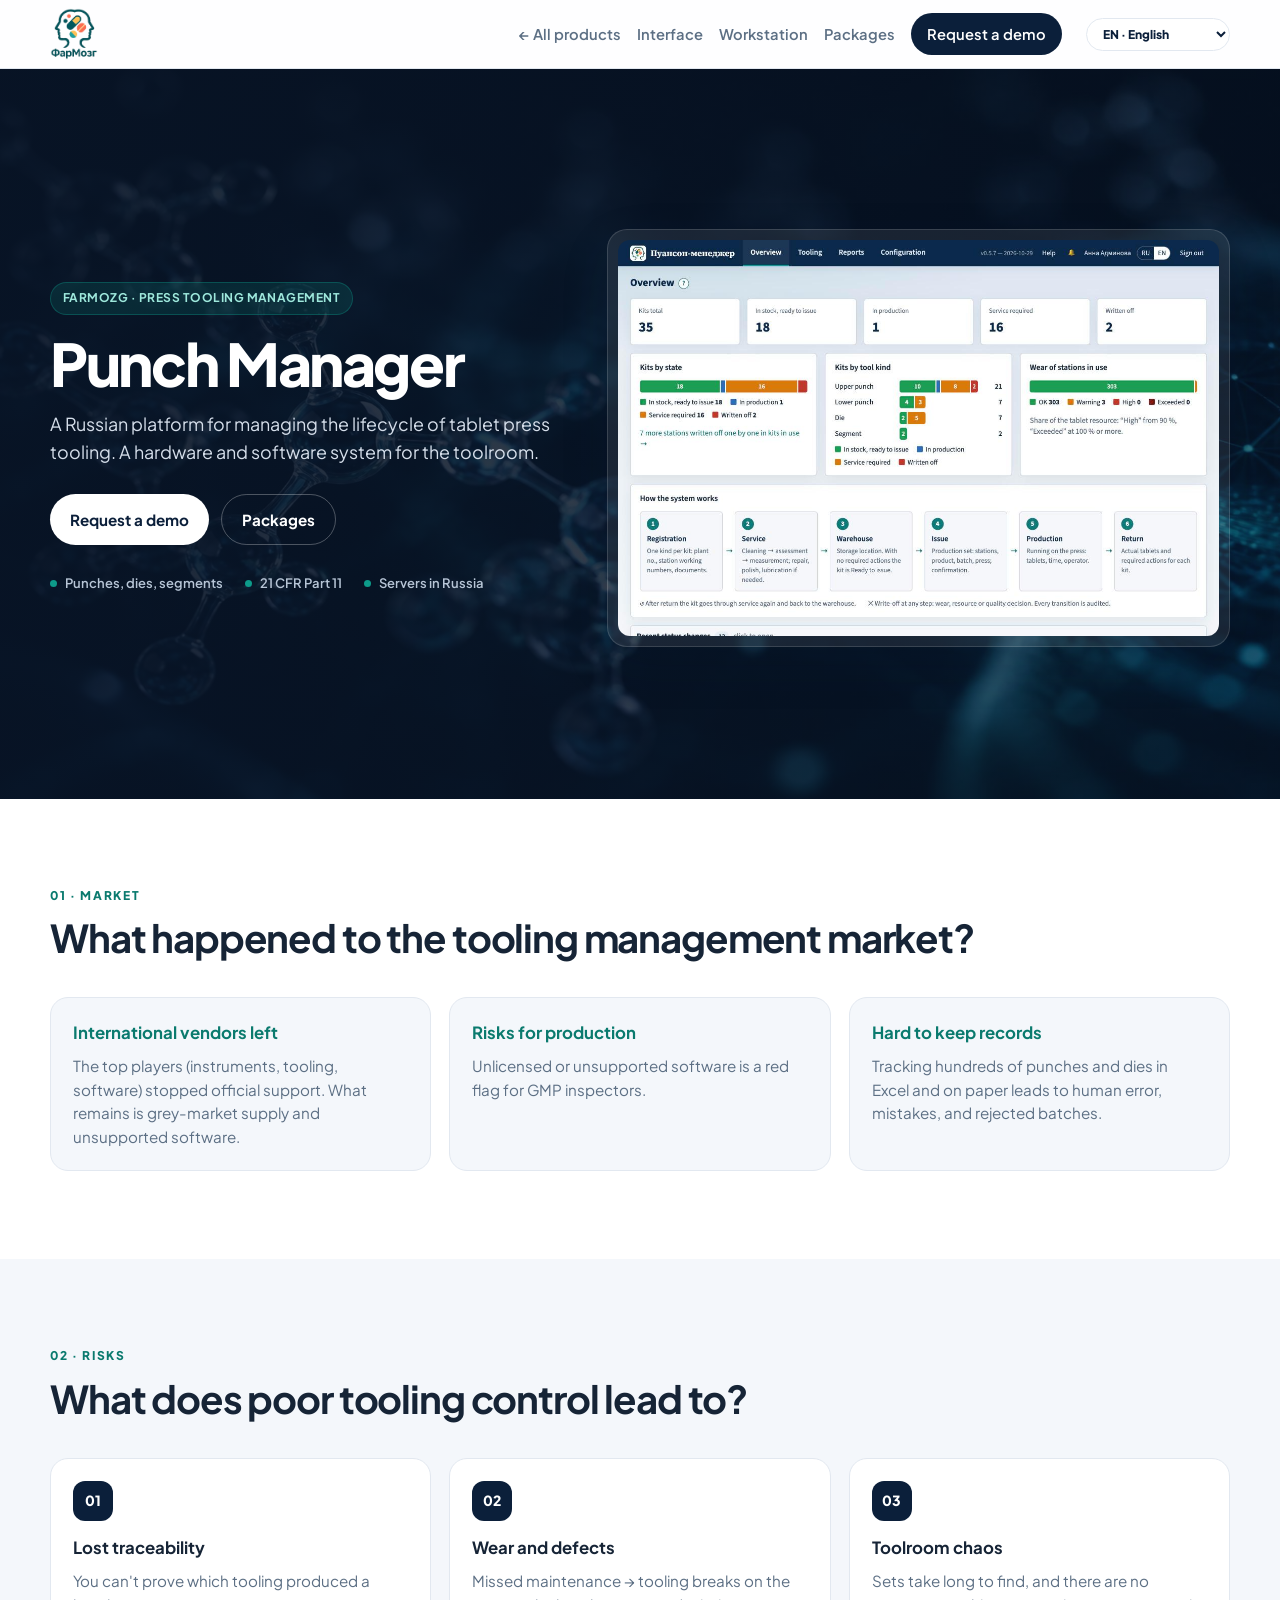
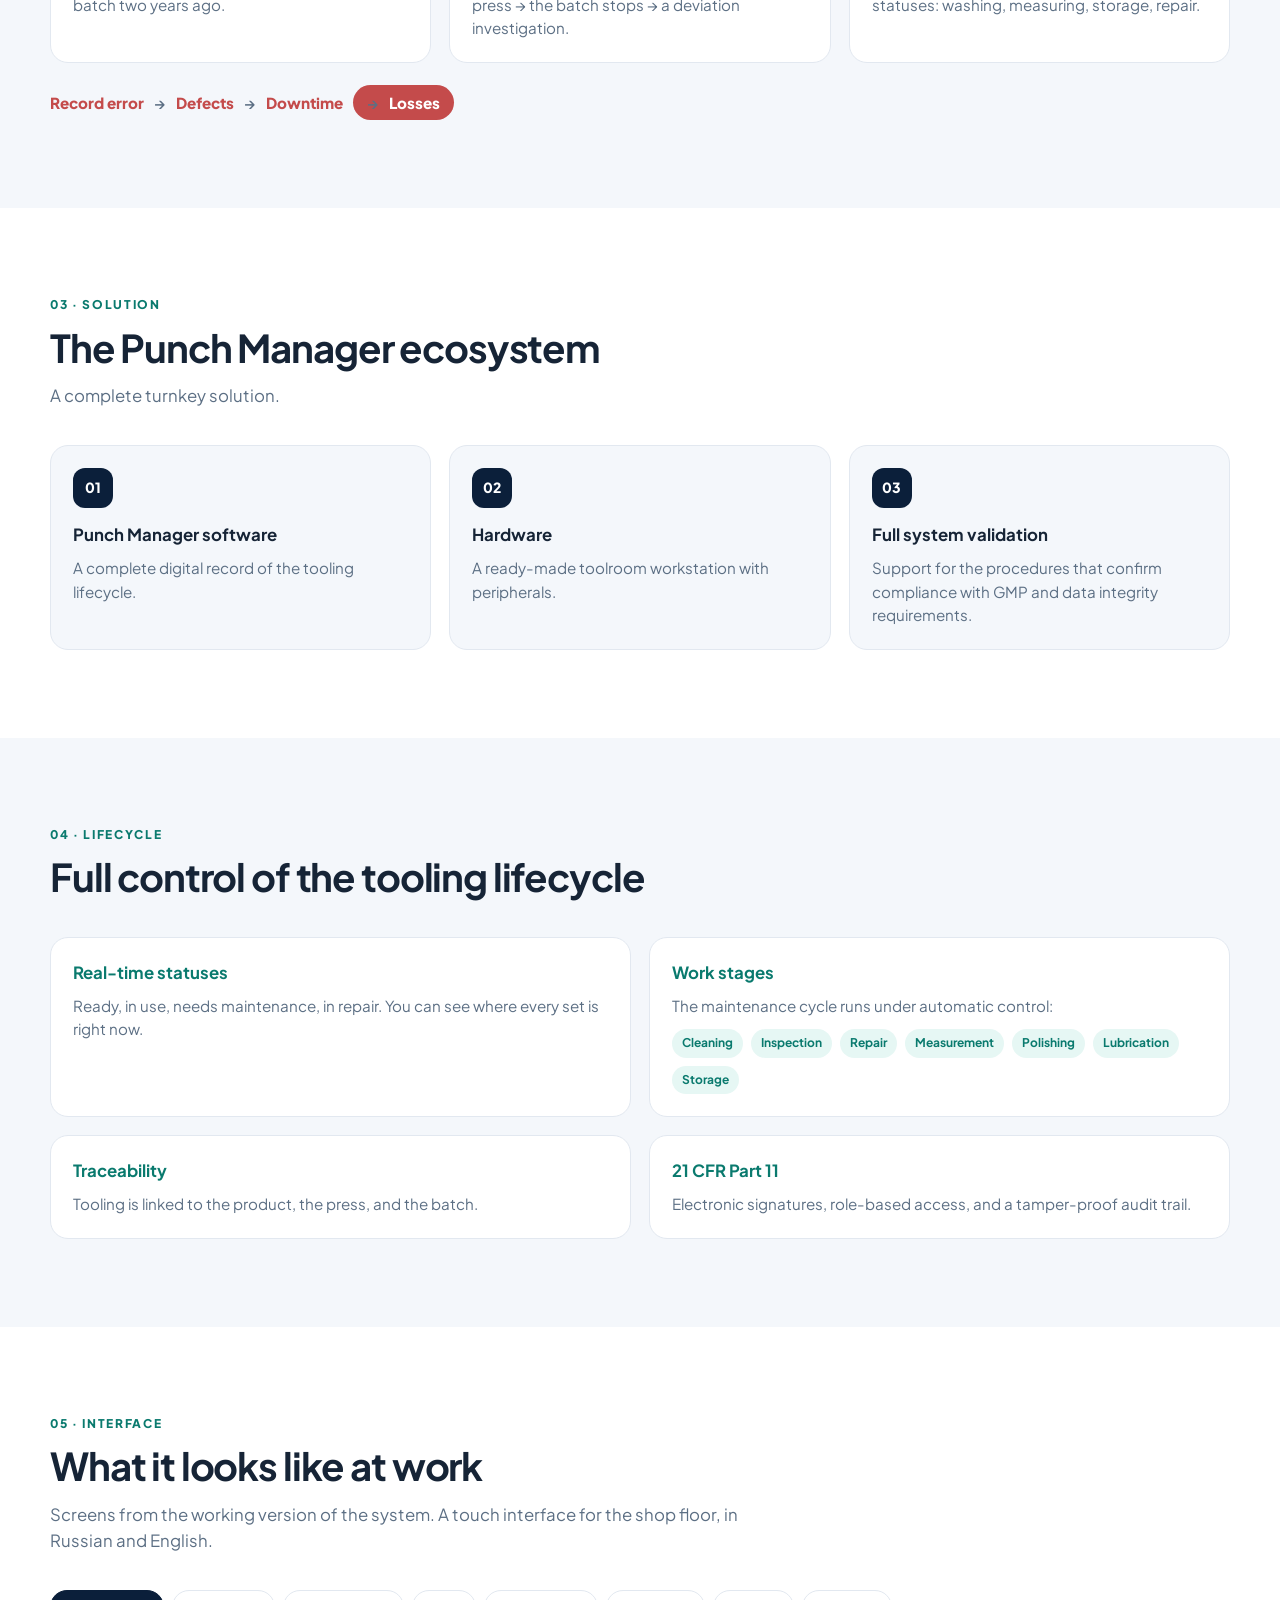
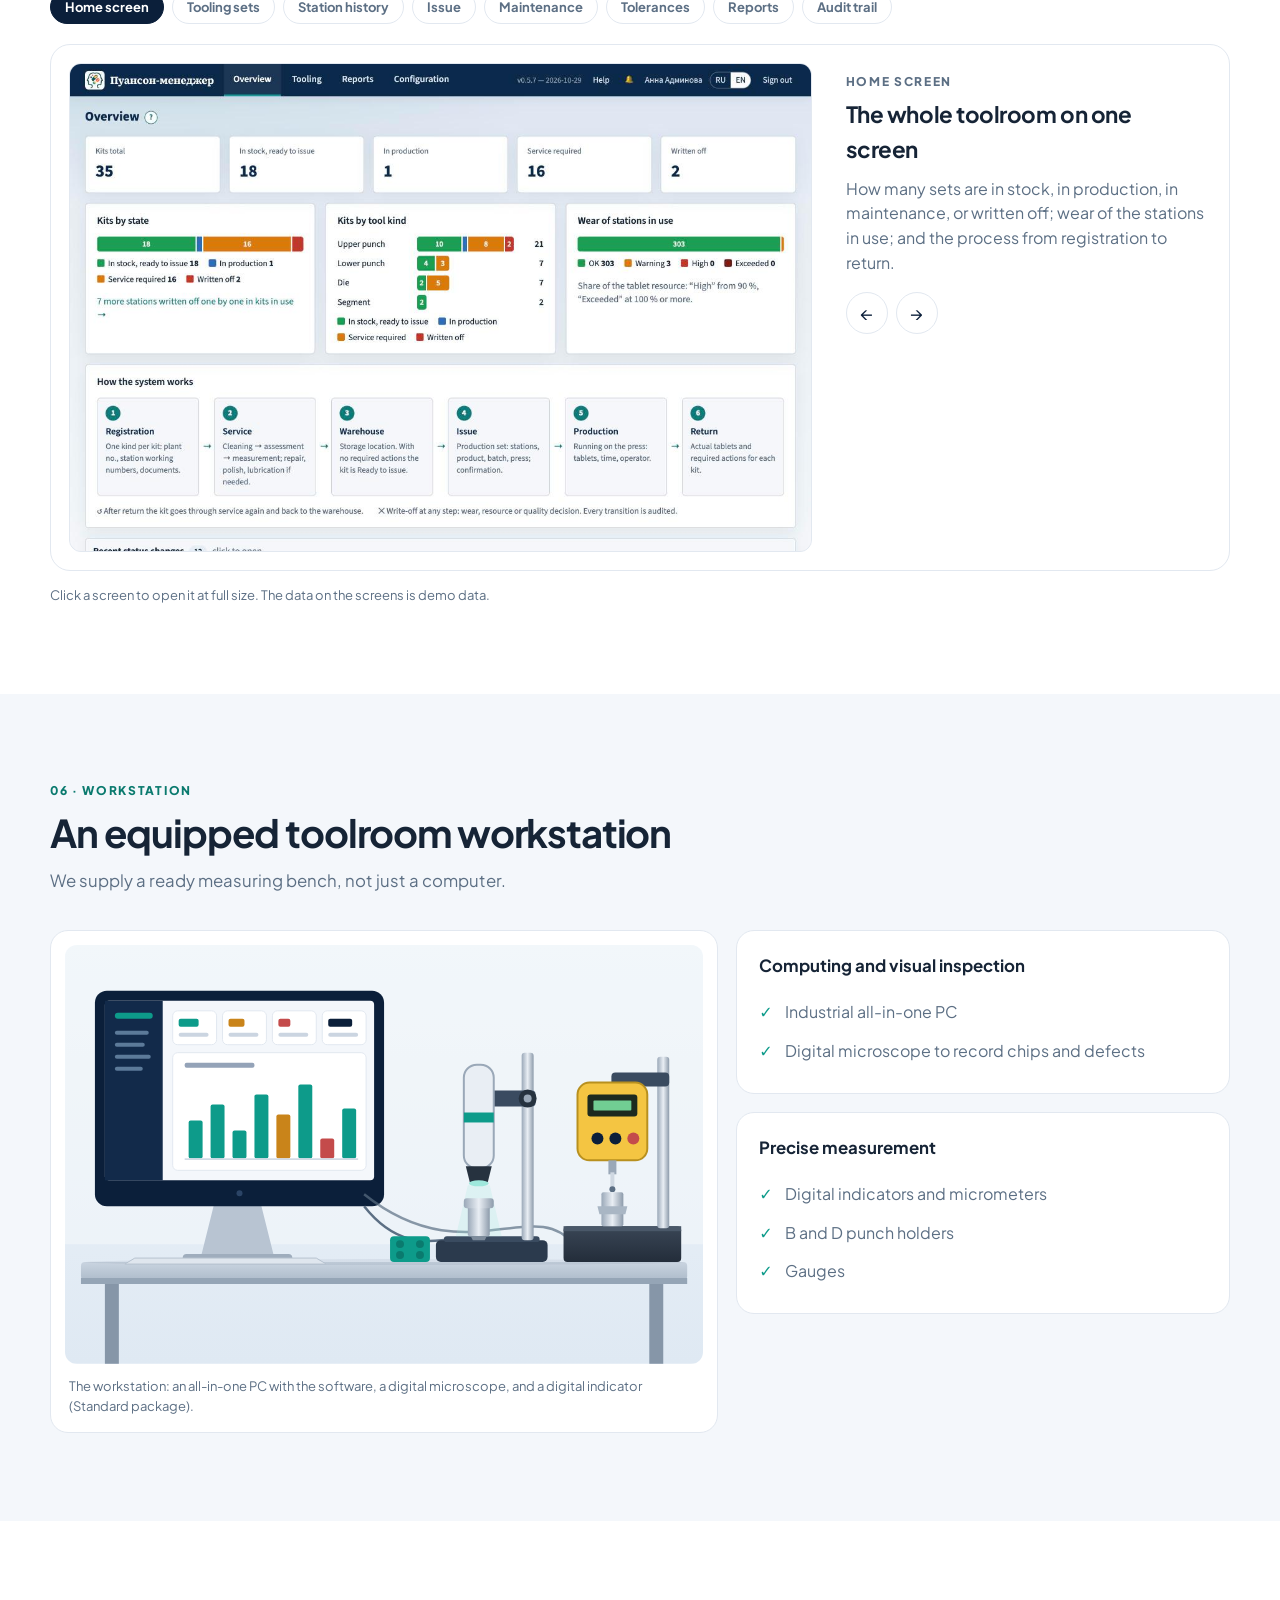
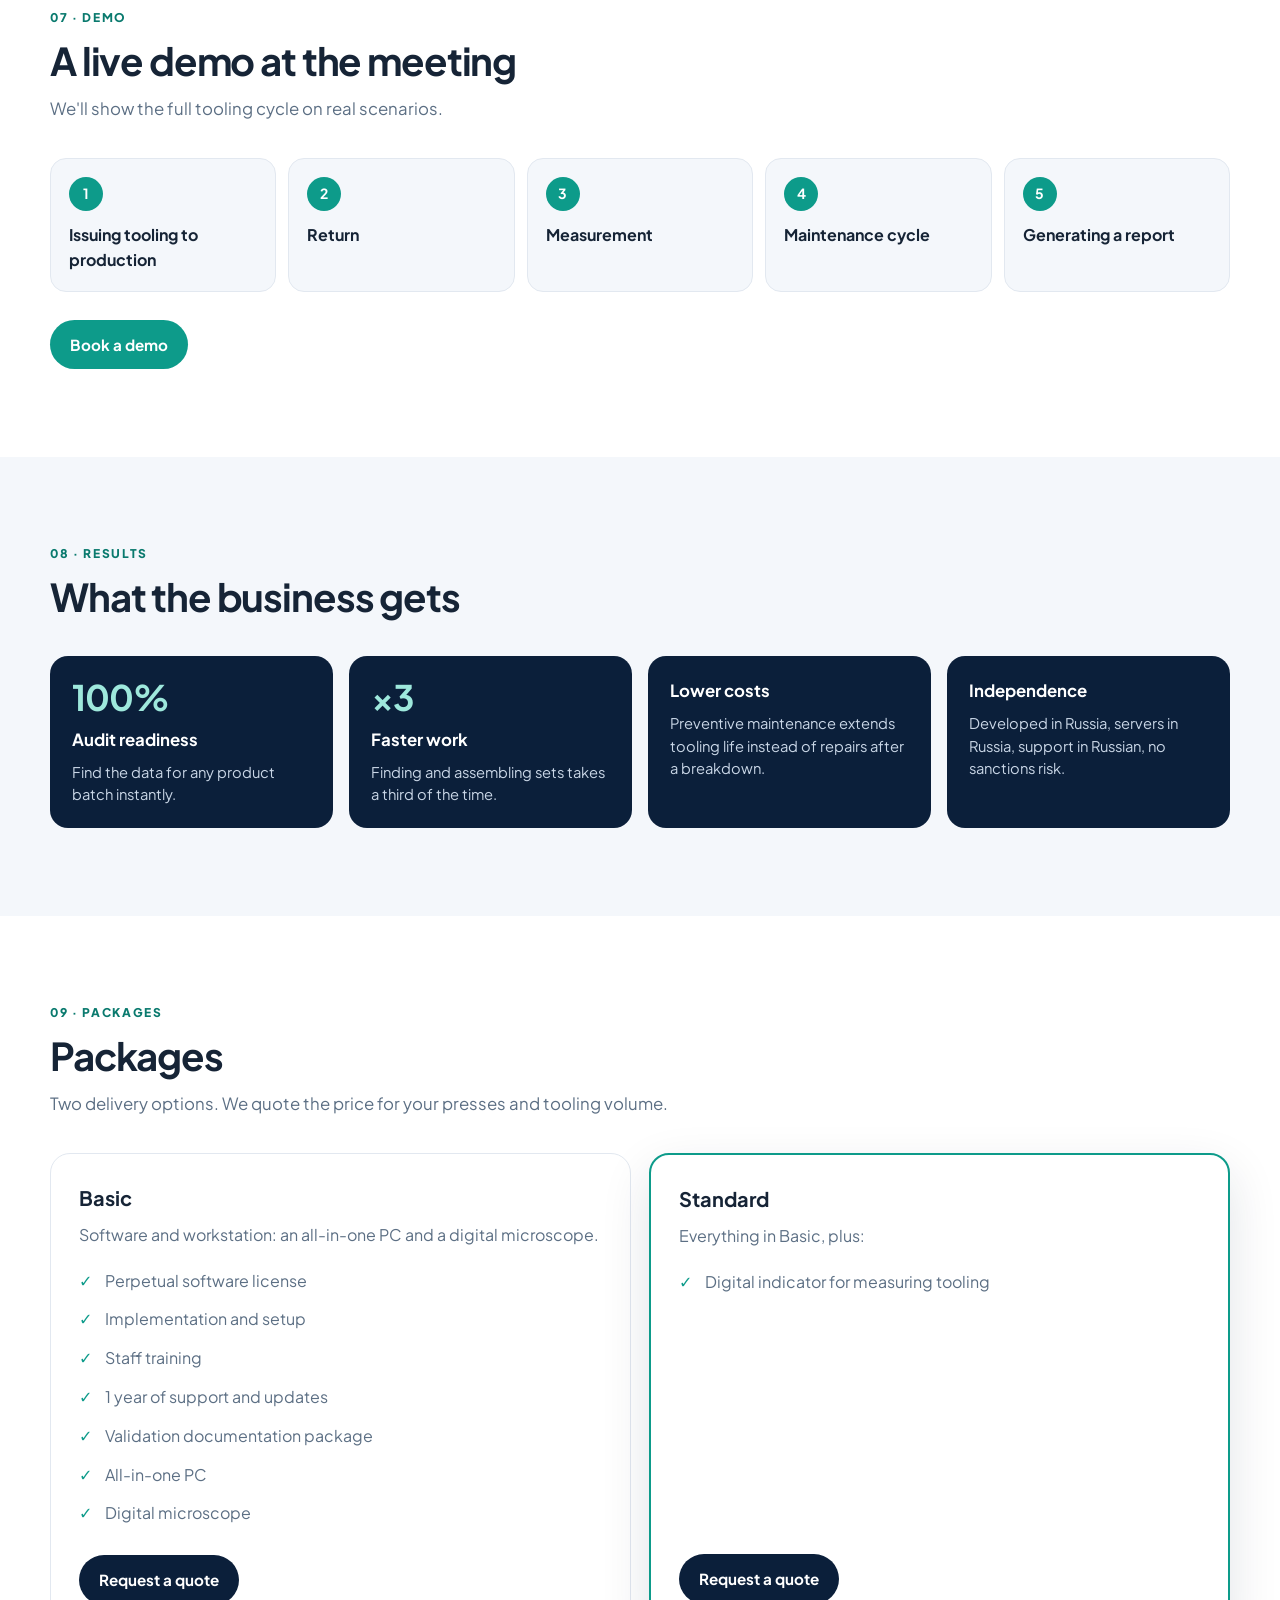
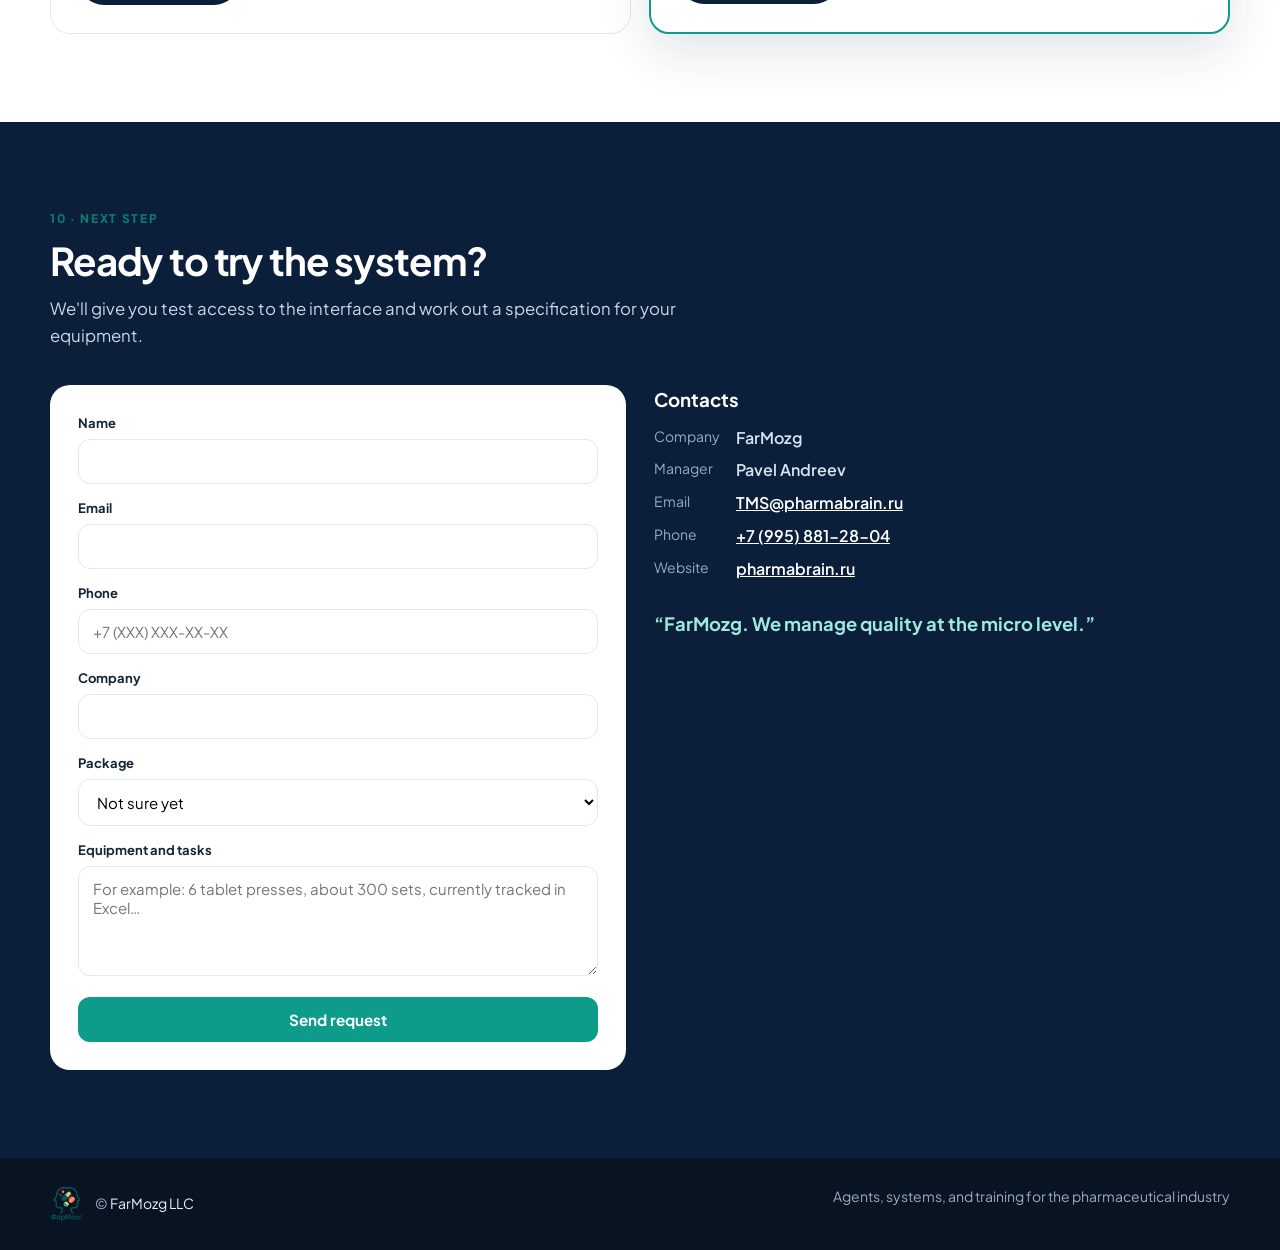
<file: tooling.html>
<!DOCTYPE html>
<html lang="ru">
<head>
    <meta charset="UTF-8" />
    <meta name="viewport" content="width=device-width, initial-scale=1.0"/>
    <title>Пуансон-менеджер — управление пресс-инструментом | ФарМозг</title>
    <meta name="description" content="Российская платформа для управления жизненным циклом пресс-инструмента: пуансоны, матрицы, сегменты. ПО, рабочее место инструментальщика и валидация под ключ."/>
    <link rel="icon" href="images/favicon.png" type="image/png">
    <link rel="preconnect" href="https://fonts.googleapis.com">
    <link rel="preconnect" href="https://fonts.gstatic.com" crossorigin>
    <link href="https://fonts.googleapis.com/css2?family=Plus+Jakarta+Sans:wght@400;500;600;700;800&display=swap" rel="stylesheet">
    <style>
        :root {
            --navy: #0b1f3a;
            --navy-2: #122a4a;
            --teal: #0d9b8a;
            --teal-2: #0a7a6e;
            --teal-s: #e6f7f4;
            --bg: #f4f7fb;
            --card: #ffffff;
            --text: #162436;
            --muted: #5c6f84;
            --line: #e2e8f0;
            --amber: #c9841a;
            --red: #c44b4b;
            --shadow: 0 18px 50px rgba(11, 31, 58, 0.12);
            --radius: 18px;
        }
        * { box-sizing: border-box; }
        html { scroll-behavior: smooth; }
        body {
            margin: 0;
            font-family: "Plus Jakarta Sans", system-ui, sans-serif;
            color: var(--text);
            background: var(--bg);
            line-height: 1.55;
        }
        a { color: inherit; }
        img { max-width: 100%; height: auto; display: block; }
        button, input, select, textarea { font-family: inherit; }
        .container { width: min(1180px, calc(100% - 40px)); margin: 0 auto; }

        /* Nav */
        .nav {
            position: sticky; top: 0; z-index: 50;
            backdrop-filter: blur(16px);
            background: rgba(255,255,255,0.86);
            border-bottom: 1px solid var(--line);
        }
        .nav-inner { display: flex; align-items: center; justify-content: space-between; height: 68px; gap: 24px; }
        .logo { display: flex; align-items: center; text-decoration: none; }
        .logo img { height: 52px; width: auto; display: block; }
        .nav-links { display: flex; gap: 16px; align-items: center; margin-left: auto; }
        .nav-links a { text-decoration: none; color: var(--muted); font-size: 0.92rem; font-weight: 600; }
        .nav-links a:hover { color: var(--navy); }
        .nav-cta { background: var(--navy); color: #fff !important; padding: 10px 16px; border-radius: 999px; }
        .nav-tools { display: flex; align-items: center; gap: 10px; }
        .lang-select {
            width: auto; padding: 7px 28px 7px 12px; border: 1px solid var(--line); border-radius: 999px;
            font-weight: 800; font-size: 12px; color: var(--navy); background-color: #fff; cursor: pointer;
        }
        .menu-btn { display: none; background: none; border: 1px solid var(--line); border-radius: 10px; padding: 8px 10px; cursor: pointer; }

        /* Scripts without Plus Jakarta Sans glyphs */
        :lang(zh) body { font-family: "Plus Jakarta Sans", "PingFang SC", "Microsoft YaHei", "Noto Sans SC", sans-serif; }
        :lang(ar) body { font-family: "Plus Jakarta Sans", "Geeza Pro", Tahoma, "Noto Sans Arabic", sans-serif; }
        :lang(hi) body { font-family: "Plus Jakarta Sans", "Kohinoor Devanagari", Mangal, "Noto Sans Devanagari", sans-serif; }
        html:lang(zh) h1, html:lang(zh) h2, html:lang(ar) h1, html:lang(ar) h2, html:lang(hi) h1, html:lang(hi) h2 { letter-spacing: 0; line-height: 1.3; }
        html:lang(zh) .kicker, html:lang(ar) .kicker, html:lang(hi) .kicker { letter-spacing: .02em; }
        html:lang(hi) h1, html:lang(hi) h2, html:lang(hi) h3 { line-height: 1.45; }

        /* Right-to-left (Arabic) */
        [dir="rtl"] .hero::before { background: linear-gradient(270deg, rgba(8,20,38,.94) 0%, rgba(8,20,38,.82) 50%, rgba(8,20,38,.6) 100%); }
        [dir="rtl"] .nav-links { margin-left: 0; margin-right: auto; }
        [dir="rtl"] .lang-select { padding: 7px 12px 7px 28px; }
        [dir="rtl"] .check-list li { padding-left: 0; padding-right: 26px; }
        [dir="rtl"] .check-list li::before { left: auto; right: 0; }
        [dir="rtl"] .chain span + span::before { content: "←"; }

        /* Buttons */
        .btn {
            display: inline-flex; align-items: center; justify-content: center; gap: 8px;
            padding: 13px 20px; border-radius: 999px; text-decoration: none;
            font-weight: 700; font-size: 0.95rem; border: 0; cursor: pointer;
            transition: transform .15s ease, background .15s ease;
        }
        .btn:hover { transform: translateY(-1px); }
        .btn-primary { background: #fff; color: var(--navy); }
        .btn-navy { background: var(--navy); color: #fff; }
        .btn-teal { background: var(--teal); color: #fff; }
        .btn-ghost { background: transparent; color: #fff; border: 1px solid rgba(255,255,255,.28); }

        /* Hero */
        .hero {
            position: relative; color: #fff; overflow: hidden;
            background: var(--navy) url("images/hero-bg.jpg") center/cover no-repeat;
        }
        .hero::before {
            content: ""; position: absolute; inset: 0;
            background: linear-gradient(90deg, rgba(8,20,38,.94) 0%, rgba(8,20,38,.82) 50%, rgba(8,20,38,.6) 100%);
        }
        .hero-grid {
            position: relative; z-index: 1;
            display: grid; grid-template-columns: .9fr 1.1fr; gap: 48px;
            align-items: center; padding: 72px 0 64px;
        }
        .eyebrow {
            display: inline-flex; align-items: center; gap: 8px;
            background: rgba(13,155,138,.16); color: #9ee8dc;
            border: 1px solid rgba(13,155,138,.35);
            padding: 6px 12px; border-radius: 999px;
            font-size: 12px; font-weight: 700; letter-spacing: .04em; text-transform: uppercase;
        }
        .hero h1 {
            margin: 18px 0 16px; font-size: clamp(2.2rem, 4.6vw, 3.8rem);
            line-height: 1.05; letter-spacing: -0.04em; font-weight: 800;
        }
        .hero-lead { font-size: 1.12rem; color: #d5deea; max-width: 520px; margin: 0 0 28px; }
        .hero-actions { display: flex; flex-wrap: wrap; gap: 12px; }
        .hero-meta { display: flex; flex-wrap: wrap; gap: 10px 22px; margin-top: 28px; color: #b7c5d6; font-size: 13px; font-weight: 600; }
        .hero-meta span { display: flex; align-items: center; gap: 8px; }
        .hero-meta span::before { content: ""; width: 7px; height: 7px; border-radius: 50%; background: var(--teal); }
        .shot-wrap {
            background: rgba(255,255,255,.08); border: 1px solid rgba(255,255,255,.14);
            border-radius: 20px; padding: 10px; box-shadow: var(--shadow);
        }
        .shot-wrap img { border-radius: 12px; }

        /* Sections */
        section { padding: 88px 0; scroll-margin-top: 68px; }
        section.white { background: #fff; }
        .kicker { color: var(--teal-2); font-weight: 800; font-size: 12px; letter-spacing: .14em; text-transform: uppercase; margin: 0 0 10px; }
        h2 { font-size: clamp(1.7rem, 3vw, 2.4rem); letter-spacing: -0.03em; margin: 0 0 12px; line-height: 1.2; }
        .sub { color: var(--muted); font-size: 1.05rem; max-width: 720px; margin: 0; }

        .grid-3 { display: grid; grid-template-columns: repeat(3, 1fr); gap: 18px; margin-top: 36px; }
        .grid-2 { display: grid; grid-template-columns: 1fr 1fr; gap: 18px; margin-top: 36px; }
        .card { border: 1px solid var(--line); border-radius: var(--radius); padding: 22px; background: var(--bg); }
        section:not(.white) .card { background: #fff; }
        .card h3 { margin: 0 0 8px; font-size: 1.05rem; }
        .card p { margin: 0; color: var(--muted); font-size: 0.95rem; }
        .card .n {
            display: inline-grid; place-items: center; width: 40px; height: 40px; margin-bottom: 14px;
            border-radius: 12px; background: var(--navy); color: #fff; font-weight: 800; font-size: 14px;
        }
        .card.accent h3 { color: var(--teal-2); }

        /* Risk chain */
        .chain { display: flex; flex-wrap: wrap; align-items: center; gap: 10px; margin-top: 22px; }
        .chain span {
            display: inline-flex; align-items: center; gap: 10px;
            font-weight: 800; color: var(--red); font-size: 0.95rem;
        }
        .chain span + span::before { content: "→"; color: var(--muted); font-weight: 600; }
        .chain span:last-child { color: #fff; background: var(--red); padding: 6px 14px; border-radius: 999px; }

        /* Lifecycle */
        .life-steps { display: flex; flex-wrap: wrap; gap: 8px; margin-top: 12px; }
        .life-steps span {
            background: var(--teal-s); color: var(--teal-2); font-weight: 700; font-size: 12px;
            padding: 5px 10px; border-radius: 999px;
        }

        /* Screens tour */
        .tour-tabs { display: flex; flex-wrap: wrap; gap: 8px; margin: 36px 0 20px; }
        .tour-tab {
            border: 1px solid var(--line); background: #fff; color: var(--muted);
            border-radius: 999px; padding: 8px 14px; font-weight: 700; font-size: 13px; cursor: pointer;
        }
        .tour-tab.active { background: var(--navy); color: #fff; border-color: var(--navy); }
        .tour-stage {
            display: grid; grid-template-columns: 1.6fr .8fr; gap: 28px; align-items: start;
            background: #fff; border: 1px solid var(--line); border-radius: 20px; padding: 18px;
        }
        .tour-stage a { display: block; border-radius: 12px; overflow: hidden; border: 1px solid var(--line); background: #eaf0f6; }
        .tour-stage img { width: 100%; aspect-ratio: 1189/783; object-fit: cover; object-position: top left; }
        .tour-copy { padding: 10px 6px; }
        .tour-copy .kicker { margin-bottom: 6px; }
        .tour-copy h3 { margin: 0 0 10px; font-size: 1.4rem; letter-spacing: -0.02em; }
        .tour-copy p { margin: 0 0 16px; color: var(--muted); }
        .tour-nav { display: flex; gap: 8px; }
        .tour-nav button {
            width: 42px; height: 42px; border-radius: 50%; border: 1px solid var(--line);
            background: #fff; cursor: pointer; font-size: 18px; color: var(--navy);
        }
        [dir="rtl"] .tour-nav button { transform: scaleX(-1); }
        .tour-note { margin: 14px 0 0; color: var(--muted); font-size: 13px; }

        /* Workplace */
        .ws-grid { display: grid; grid-template-columns: 1.15fr .85fr; gap: 18px; margin-top: 36px; align-items: stretch; }
        .ws-cards { display: grid; gap: 18px; align-content: start; }
        .ws-figure { margin: 0; background: #fff; border: 1px solid var(--line); border-radius: var(--radius); padding: 14px; }
        .ws-figure svg { display: block; width: 100%; height: auto; border-radius: 12px; }
        .ws-figure figcaption { margin: 12px 4px 2px; color: var(--muted); font-size: 13px; }
        .check-list { list-style: none; padding: 0; margin: 14px 0 0; }
        .check-list li { position: relative; padding: 7px 0 7px 26px; color: var(--muted); }
        .check-list li::before {
            content: "✓"; position: absolute; left: 0; top: 7px; color: var(--teal); font-weight: 800;
        }

        /* Demo */
        .demo-steps { display: grid; grid-template-columns: repeat(5, 1fr); gap: 12px; margin-top: 36px; counter-reset: demo; }
        .demo-steps li {
            list-style: none; counter-increment: demo;
            background: var(--bg); border: 1px solid var(--line); border-radius: 16px; padding: 18px; font-weight: 700;
        }
        .demo-steps li::before {
            content: counter(demo); display: grid; place-items: center; width: 34px; height: 34px; margin-bottom: 12px;
            border-radius: 50%; background: var(--teal); color: #fff; font-size: 14px;
        }
        .demo-steps { padding: 0; }
        .demo-cta { margin-top: 28px; }

        /* Results */
        .results { display: grid; grid-template-columns: repeat(4, 1fr); gap: 16px; margin-top: 36px; }
        .result { background: var(--navy); color: #fff; border-radius: 18px; padding: 22px; }
        .result strong { display: block; font-size: 2.2rem; letter-spacing: -0.03em; line-height: 1.1; color: #9ee8dc; margin-bottom: 10px; }
        .result h3 { margin: 0 0 8px; font-size: 1.05rem; }
        .result p { margin: 0; color: #c9d6e6; font-size: 0.92rem; }

        /* Pricing */
        .plans { display: grid; grid-template-columns: 1fr 1fr; gap: 18px; margin-top: 36px; }
        .plan { background: #fff; border: 1px solid var(--line); border-radius: 20px; padding: 28px; display: flex; flex-direction: column; }
        .plan.main { border: 2px solid var(--teal); box-shadow: var(--shadow); }
        .plan h3 { margin: 0; font-size: 1.25rem; }
        .plan .lead { margin: 10px 0 0; color: var(--muted); }
        .plan .btn { margin-top: auto; align-self: flex-start; }
        .plan .check-list { margin-bottom: 22px; }

        /* Contact */
        #contact { background: var(--navy); color: #fff; }
        #contact .sub { color: #c9d6e6; }
        .contact-grid { display: grid; grid-template-columns: 1fr 1fr; gap: 28px; margin-top: 36px; }
        .form { background: #fff; color: var(--text); border-radius: 20px; padding: 28px; }
        .form-row { margin-bottom: 14px; }
        label { display: block; font-weight: 700; font-size: 13px; margin-bottom: 6px; }
        input, select, textarea {
            width: 100%; padding: 12px 14px; border: 1px solid var(--line); border-radius: 12px;
            font-size: 15px; background: #fff;
        }
        textarea { min-height: 110px; resize: vertical; }
        .contact-card { color: #d7e2ee; }
        .contact-card h3 { margin: 0 0 12px; color: #fff; }
        .contact-card dl { display: grid; grid-template-columns: auto 1fr; gap: 8px 16px; margin: 0; }
        .contact-card dt { color: #9aabc0; font-size: 14px; }
        .contact-card dd { margin: 0; font-weight: 600; }
        .contact-card a { color: #fff; }
        .slogan { margin: 28px 0 0; font-size: 1.15rem; font-weight: 700; color: #9ee8dc; }
        .toast { display: none; margin-top: 12px; padding: 12px; border-radius: 12px; font-weight: 600; text-align: center; }
        .toast.ok { display: block; background: #d4edda; color: #155724; }
        .toast.err { display: block; background: #f8d7da; color: #721c24; }

        footer { background: #081422; color: #9aabc0; padding: 28px 0; font-size: 14px; }
        footer .container { display: flex; justify-content: space-between; gap: 16px; flex-wrap: wrap; }
        footer a { color: #e8eef5; text-decoration: none; }

        @media (max-width: 980px) {
            .hero-grid, .grid-3, .grid-2, .ws-grid, .tour-stage, .plans, .contact-grid { grid-template-columns: 1fr; }
            .results { grid-template-columns: 1fr 1fr; }
            .demo-steps { grid-template-columns: 1fr 1fr; }
            .nav-links { display: none; margin-left: 0; }
            .nav-links.open {
                display: flex; flex-direction: column; position: absolute; top: 68px; left: 0; right: 0;
                background: #fff; padding: 16px; border-bottom: 1px solid var(--line); align-items: flex-start;
            }
            [dir="rtl"] .nav-links.open { margin-right: 0; }
            .menu-btn { display: block; }
            .hero-grid { padding: 48px 0; }
        }
        @media (max-width: 640px) {
            .container { width: min(1180px, calc(100% - 28px)); }
            section { padding: 64px 0; }
            .results, .demo-steps { grid-template-columns: 1fr; }
            .plan { padding: 22px; }
        }
    </style>
</head>
<body>
    <header class="nav">
        <div class="container nav-inner">
            <a class="logo" href="./" id="homeLink"><img src="images/logo.png" data-i18n-alt="brand" alt="ФарМозг"></a>
            <nav class="nav-links" id="navLinks">
                <a href="./" id="backLink" data-i18n="tms_nav_back">← Все продукты</a>
                <a href="#screens" data-i18n="tms_nav_screens">Интерфейс</a>
                <a href="#workplace" data-i18n="tms_nav_workplace">Рабочее место</a>
                <a href="#pricing" data-i18n="tms_nav_pricing">Комплекты поставки</a>
                <a class="nav-cta" href="#contact" data-i18n="tms_nav_demo">Запросить демо</a>
            </nav>
            <div class="nav-tools">
                <select class="lang-select" id="langSelect" aria-label="Language" data-i18n-aria="lang">
                    <option value="ru">RU · Русский</option>
                    <option value="en">EN · English</option>
                    <option value="zh">中文</option>
                    <option value="ar">العربية</option>
                    <option value="tr">TR · Türkçe</option>
                    <option value="hi">हिन्दी</option>
                </select>
                <button class="menu-btn" id="menuBtn" data-i18n-aria="menu" aria-label="Меню">☰</button>
            </div>
        </div>
    </header>

    <section class="hero" id="top">
        <div class="container hero-grid">
            <div>
                <span class="eyebrow" data-i18n="tms_eyebrow">ФарМозг · Управление пресс-оборудованием</span>
                <h1 data-i18n="tms_h1">Пуансон-менеджер</h1>
                <p class="hero-lead" data-i18n="tms_lead">Российская платформа для управления жизненным циклом пресс-инструмента. Аппаратно-программный комплекс для инструментальной комнаты.</p>
                <div class="hero-actions">
                    <a class="btn btn-primary" href="#contact" data-i18n="tms_cta_demo">Запросить демо</a>
                    <a class="btn btn-ghost" href="#pricing" data-i18n="tms_cta_pricing">Комплекты поставки</a>
                </div>
                <div class="hero-meta">
                    <span data-i18n="tms_meta1">Пуансоны, матрицы, сегменты</span>
                    <span data-i18n="tms_meta2">21 CFR Part 11</span>
                    <span data-i18n="tms_meta3">Серверы в РФ</span>
                </div>
            </div>
            <div class="shot-wrap">
                <img data-shot="dashboard" src="images/tms/dashboard.ru.jpg" width="1189" height="783" data-i18n-alt="tms_shot1_h" alt="Главный экран">
            </div>
        </div>
    </section>

    <section class="white" id="market">
        <div class="container">
            <p class="kicker" data-i18n="tms_market_kicker">01 · Рынок</p>
            <h2 data-i18n="tms_market_h2">Что произошло с рынком управления инструментом?</h2>
            <div class="grid-3">
                <article class="card accent">
                    <h3 data-i18n="tms_market1_h">Уход международных вендоров</h3>
                    <p data-i18n="tms_market1_p">Топовые игроки рынка (приборы, оснастка, софт) прекратили официальное сопровождение. Остались только «серые» поставки и неподдерживаемое ПО.</p>
                </article>
                <article class="card accent">
                    <h3 data-i18n="tms_market2_h">Риски для производства</h3>
                    <p data-i18n="tms_market2_p">Нелицензионный или неподдерживаемый софт — красный флаг для инспекторов GMP.</p>
                </article>
                <article class="card accent">
                    <h3 data-i18n="tms_market3_h">Сложность учёта</h3>
                    <p data-i18n="tms_market3_p">Учёт сотен пуансонов и матриц в Excel и на бумаге ведёт к человеческому фактору, ошибкам и браку.</p>
                </article>
            </div>
        </div>
    </section>

    <section id="risks">
        <div class="container">
            <p class="kicker" data-i18n="tms_risk_kicker">02 · Риски</p>
            <h2 data-i18n="tms_risk_h2">Чем грозит плохой учёт пресс-инструмента?</h2>
            <div class="grid-3">
                <article class="card">
                    <span class="n">01</span>
                    <h3 data-i18n="tms_risk1_h">Потеря прослеживаемости</h3>
                    <p data-i18n="tms_risk1_p">Нельзя доказать, каким инструментом выпускалась серия два года назад.</p>
                </article>
                <article class="card">
                    <span class="n">02</span>
                    <h3 data-i18n="tms_risk2_h">Износ и брак</h3>
                    <p data-i18n="tms_risk2_p">Пропуск обслуживания → разрушение инструмента на прессе → остановка партии → расследование отклонения.</p>
                </article>
                <article class="card">
                    <span class="n">03</span>
                    <h3 data-i18n="tms_risk3_h">Хаос в инструментальной</h3>
                    <p data-i18n="tms_risk3_p">Долгий поиск комплекта, нет статусов: мойка, замер, склад, ремонт.</p>
                </article>
            </div>
            <div class="chain">
                <span data-i18n="tms_chain1">Ошибка учёта</span>
                <span data-i18n="tms_chain2">Брак</span>
                <span data-i18n="tms_chain3">Остановка</span>
                <span data-i18n="tms_chain4">Убытки</span>
            </div>
        </div>
    </section>

    <section class="white" id="solution">
        <div class="container">
            <p class="kicker" data-i18n="tms_sol_kicker">03 · Решение</p>
            <h2 data-i18n="tms_sol_h2">Экосистема «Пуансон-менеджер»</h2>
            <p class="sub" data-i18n="tms_sol_sub">Комплексное решение «под ключ».</p>
            <div class="grid-3">
                <article class="card">
                    <span class="n">01</span>
                    <h3 data-i18n="tms_sol1_h">ПО «Пуансон-менеджер»</h3>
                    <p data-i18n="tms_sol1_p">Полная цифровая копия жизненного цикла инструмента.</p>
                </article>
                <article class="card">
                    <span class="n">02</span>
                    <h3 data-i18n="tms_sol2_h">Аппаратная часть</h3>
                    <p data-i18n="tms_sol2_p">Готовое рабочее место инструментальщика с периферией.</p>
                </article>
                <article class="card">
                    <span class="n">03</span>
                    <h3 data-i18n="tms_sol3_h">Полная валидация системы</h3>
                    <p data-i18n="tms_sol3_p">Поддержка процедур для подтверждения соответствия требованиям GMP и целостности данных.</p>
                </article>
            </div>
        </div>
    </section>

    <section id="lifecycle">
        <div class="container">
            <p class="kicker" data-i18n="tms_life_kicker">04 · Жизненный цикл</p>
            <h2 data-i18n="tms_life_h2">Полный контроль жизненного цикла инструмента</h2>
            <div class="grid-2">
                <article class="card accent">
                    <h3 data-i18n="tms_life1_h">Статусы в реальном времени</h3>
                    <p data-i18n="tms_life1_p">Готов, в использовании, требует обслуживания, в ремонте. Видно, где каждый комплект прямо сейчас.</p>
                </article>
                <article class="card accent">
                    <h3 data-i18n="tms_life2_h">Этапы работы</h3>
                    <p data-i18n="tms_life2_p">Цикл обслуживания под автоматическим контролем:</p>
                    <div class="life-steps">
                        <span data-i18n="tms_step1">Очистка</span>
                        <span data-i18n="tms_step2">Оценка</span>
                        <span data-i18n="tms_step3">Ремонт</span>
                        <span data-i18n="tms_step4">Измерение</span>
                        <span data-i18n="tms_step5">Полировка</span>
                        <span data-i18n="tms_step6">Смазка</span>
                        <span data-i18n="tms_step7">Хранение</span>
                    </div>
                </article>
                <article class="card accent">
                    <h3 data-i18n="tms_life3_h">Прослеживаемость</h3>
                    <p data-i18n="tms_life3_p">Привязка инструмента к продукту, прессу и серии.</p>
                </article>
                <article class="card accent">
                    <h3 data-i18n="tms_life4_h">21 CFR Part 11</h3>
                    <p data-i18n="tms_life4_p">Электронные подписи, разграничение прав, неизменяемый аудит.</p>
                </article>
            </div>
        </div>
    </section>

    <section class="white" id="screens">
        <div class="container">
            <p class="kicker" data-i18n="tms_tour_kicker">05 · Интерфейс</p>
            <h2 data-i18n="tms_tour_h2">Как это выглядит в работе</h2>
            <p class="sub" data-i18n="tms_tour_sub">Экраны рабочей версии системы. Сенсорный интерфейс для цеха на русском и английском языках.</p>
            <div class="tour-tabs" id="tourTabs"></div>
            <div class="tour-stage">
                <a id="tourLink" href="images/tms/dashboard.ru.jpg" target="_blank" rel="noopener">
                    <img id="tourImg" src="images/tms/dashboard.ru.jpg" width="1189" height="783" alt="">
                </a>
                <div class="tour-copy">
                    <p class="kicker" id="tourName"></p>
                    <h3 id="tourTitle"></h3>
                    <p id="tourText"></p>
                    <div class="tour-nav">
                        <button type="button" id="tourPrev" data-i18n-aria="tms_tour_prev" aria-label="Назад">←</button>
                        <button type="button" id="tourNext" data-i18n-aria="tms_tour_next" aria-label="Вперёд">→</button>
                    </div>
                </div>
            </div>
            <p class="tour-note" data-i18n="tms_tour_note">Нажмите на экран, чтобы открыть его в полном размере. Данные на экранах демонстрационные.</p>
        </div>
    </section>

    <section id="workplace">
        <div class="container">
            <p class="kicker" data-i18n="tms_ws_kicker">06 · Рабочее место</p>
            <h2 data-i18n="tms_ws_h2">Оснащённое рабочее место инструментальщика</h2>
            <p class="sub" data-i18n="tms_ws_sub">Поставляем не просто компьютер, а готовый измерительный стенд.</p>
            <div class="ws-grid">
                <figure class="ws-figure">
                    <svg viewBox="0 0 640 420" role="img" data-i18n-aria="tms_ws_fig" aria-label="Рабочее место инструментальщика" xmlns="http://www.w3.org/2000/svg">
                        <defs>
                            <linearGradient id="wsBg" x1="0" y1="0" x2="0" y2="1"><stop offset="0" stop-color="#eef4fa"/><stop offset="1" stop-color="#dfe9f3"/></linearGradient>
                            <linearGradient id="wsDesk" x1="0" y1="0" x2="0" y2="1"><stop offset="0" stop-color="#c9d4e0"/><stop offset="1" stop-color="#aebccb"/></linearGradient>
                            <linearGradient id="wsSteel" x1="0" y1="0" x2="1" y2="0"><stop offset="0" stop-color="#9aa8b8"/><stop offset=".5" stop-color="#e9eef4"/><stop offset="1" stop-color="#8d9bab"/></linearGradient>
                            <linearGradient id="wsGranite" x1="0" y1="0" x2="0" y2="1"><stop offset="0" stop-color="#3a4656"/><stop offset="1" stop-color="#232d3a"/></linearGradient>
                        </defs>
                        <rect width="640" height="420" fill="url(#wsBg)"/>
                        <rect x="0" y="0" width="640" height="300" fill="#f6f9fc" opacity=".55"/>
                        <!-- desk -->
                        <rect x="16" y="318" width="608" height="18" rx="4" fill="url(#wsDesk)"/>
                        <rect x="16" y="334" width="608" height="6" fill="#95a5b6"/>
                        <rect x="40" y="340" width="14" height="80" fill="#8696a8"/>
                        <rect x="586" y="340" width="14" height="80" fill="#8696a8"/>
                        <ellipse cx="320" cy="318" rx="300" ry="3" fill="#0b1f3a" opacity=".06"/>
                        <!-- all-in-one PC -->
                        <path d="M150 258 L196 258 L210 314 L136 314 Z" fill="#b8c4d2"/>
                        <rect x="118" y="310" width="110" height="9" rx="4" fill="#9fadbd"/>
                        <rect x="30" y="46" width="290" height="216" rx="12" fill="#0b1f3a"/>
                        <rect x="40" y="56" width="270" height="180" rx="4" fill="#f4f7fb"/>
                        <rect x="40" y="56" width="58" height="180" fill="#122a4a"/>
                        <rect x="50" y="68" width="38" height="6" rx="3" fill="#0d9b8a"/>
                        <rect x="50" y="86" width="34" height="4" rx="2" fill="#5c7a99"/>
                        <rect x="50" y="98" width="30" height="4" rx="2" fill="#5c7a99"/>
                        <rect x="50" y="110" width="36" height="4" rx="2" fill="#5c7a99"/>
                        <rect x="50" y="122" width="28" height="4" rx="2" fill="#5c7a99"/>
                        <rect x="108" y="66" width="44" height="34" rx="5" fill="#fff" stroke="#e2e8f0"/>
                        <rect x="114" y="74" width="20" height="8" rx="2" fill="#0d9b8a"/>
                        <rect x="114" y="88" width="30" height="4" rx="2" fill="#cbd5e1"/>
                        <rect x="158" y="66" width="44" height="34" rx="5" fill="#fff" stroke="#e2e8f0"/>
                        <rect x="164" y="74" width="16" height="8" rx="2" fill="#c9841a"/>
                        <rect x="164" y="88" width="30" height="4" rx="2" fill="#cbd5e1"/>
                        <rect x="208" y="66" width="44" height="34" rx="5" fill="#fff" stroke="#e2e8f0"/>
                        <rect x="214" y="74" width="12" height="8" rx="2" fill="#c44b4b"/>
                        <rect x="214" y="88" width="30" height="4" rx="2" fill="#cbd5e1"/>
                        <rect x="258" y="66" width="44" height="34" rx="5" fill="#fff" stroke="#e2e8f0"/>
                        <rect x="264" y="74" width="24" height="8" rx="2" fill="#0b1f3a"/>
                        <rect x="264" y="88" width="30" height="4" rx="2" fill="#cbd5e1"/>
                        <rect x="108" y="108" width="194" height="118" rx="5" fill="#fff" stroke="#e2e8f0"/>
                        <rect x="120" y="118" width="70" height="5" rx="2" fill="#94a3b8"/>
                        <g fill="#0d9b8a">
                            <rect x="124" y="176" width="14" height="38" rx="2"/><rect x="146" y="160" width="14" height="54" rx="2"/>
                            <rect x="168" y="186" width="14" height="28" rx="2"/><rect x="190" y="150" width="14" height="64" rx="2"/>
                        </g>
                        <rect x="212" y="170" width="14" height="44" rx="2" fill="#c9841a"/>
                        <rect x="234" y="140" width="14" height="74" rx="2" fill="#0d9b8a"/>
                        <rect x="256" y="194" width="14" height="20" rx="2" fill="#c44b4b"/>
                        <rect x="278" y="164" width="14" height="50" rx="2" fill="#0d9b8a"/>
                        <rect x="120" y="214" width="174" height="1.5" fill="#cbd5e1"/>
                        <circle cx="175" cy="249" r="3" fill="#2b4466"/>
                        <!-- keyboard -->
                        <path d="M70 314 L252 314 L262 320 L60 320 Z" fill="#dfe6ee" stroke="#b6c2cf"/>
                        <!-- cables -->
                        <path d="M300 262 C 330 300, 360 300, 392 294" fill="none" stroke="#5c6f84" stroke-width="2.5"/>
                        <path d="M300 250 C 400 330, 470 250, 510 300" fill="none" stroke="#5c6f84" stroke-width="2.5" opacity=".7"/>
                        <!-- digital microscope on stand -->
                        <rect x="372" y="296" width="112" height="22" rx="5" fill="#2b3a4d"/>
                        <rect x="380" y="292" width="96" height="6" rx="3" fill="#3a4b60"/>
                        <rect x="458" y="108" width="12" height="188" rx="3" fill="url(#wsSteel)"/>
                        <rect x="406" y="146" width="66" height="16" rx="4" fill="#3a4b60"/>
                        <circle cx="464" cy="154" r="9" fill="#26323f"/>
                        <circle cx="464" cy="154" r="4" fill="#9aa8b8"/>
                        <rect x="400" y="120" width="30" height="104" rx="13" fill="#e9eef4" stroke="#9aa8b8" stroke-width="2"/>
                        <rect x="400" y="168" width="30" height="10" fill="#0d9b8a"/>
                        <path d="M402 222 L428 222 L424 238 L406 238 Z" fill="#26323f"/>
                        <ellipse cx="415" cy="239" rx="10" ry="3" fill="#9ee8dc"/>
                        <path d="M404 241 L392 292 L438 292 L426 241 Z" fill="#9ee8dc" opacity=".22"/>
                        <!-- punch under the microscope -->
                        <rect x="404" y="262" width="22" height="30" rx="2" fill="url(#wsSteel)"/>
                        <rect x="400" y="254" width="30" height="10" rx="3" fill="url(#wsSteel)"/>
                        <path d="M407 292 L423 292 L421 296 L409 296 Z" fill="#7d8b9b"/>
                        <!-- digital indicator on granite stand -->
                        <rect x="500" y="282" width="118" height="36" rx="4" fill="url(#wsGranite)"/>
                        <rect x="500" y="282" width="118" height="5" fill="#4a5869"/>
                        <rect x="594" y="112" width="12" height="172" rx="3" fill="url(#wsSteel)"/>
                        <rect x="548" y="128" width="58" height="14" rx="4" fill="#3a4b60"/>
                        <rect x="514" y="138" width="70" height="78" rx="12" fill="#f4c542" stroke="#b8901f" stroke-width="2"/>
                        <rect x="524" y="150" width="50" height="22" rx="3" fill="#1d2a1f"/>
                        <rect x="530" y="156" width="38" height="10" rx="1" fill="#7be0a0" opacity=".9"/>
                        <circle cx="534" cy="194" r="6" fill="#0b1f3a"/>
                        <circle cx="552" cy="194" r="6" fill="#0b1f3a"/>
                        <circle cx="570" cy="194" r="6" fill="#c44b4b"/>
                        <rect x="545" y="216" width="8" height="14" fill="#9aa8b8"/>
                        <rect x="547" y="228" width="4" height="16" fill="#cfd8e2"/>
                        <circle cx="549" cy="245" r="3" fill="#5c6f84"/>
                        <!-- punch on the granite -->
                        <rect x="538" y="248" width="22" height="34" rx="2" fill="url(#wsSteel)"/>
                        <path d="M534 262 L564 262 L562 270 L536 270 Z" fill="#a9b6c4"/>
                        <!-- punch holder -->
                        <rect x="326" y="292" width="40" height="26" rx="4" fill="#0d9b8a"/>
                        <circle cx="336" cy="300" r="4" fill="#0a7a6e"/><circle cx="356" cy="300" r="4" fill="#0a7a6e"/>
                        <circle cx="336" cy="311" r="4" fill="#0a7a6e"/><circle cx="356" cy="311" r="4" fill="#0a7a6e"/>
                    </svg>
                    <figcaption data-i18n="tms_ws_fig">Состав рабочего места: моноблок с ПО, цифровой микроскоп и цифровой индикатор (комплект «Стандарт»).</figcaption>
                </figure>
                <div class="ws-cards">
                <article class="card">
                    <h3 data-i18n="tms_ws1_h">Вычислительный центр и визуальный контроль</h3>
                    <ul class="check-list">
                        <li data-i18n="tms_ws1_l1">Промышленный моноблок (All-in-One)</li>
                        <li data-i18n="tms_ws1_l2">Цифровой микроскоп для фиксации сколов и дефектов</li>
                    </ul>
                </article>
                <article class="card">
                    <h3 data-i18n="tms_ws2_h">Точные измерения</h3>
                    <ul class="check-list">
                        <li data-i18n="tms_ws2_l1">Цифровые индикаторы и микрометры</li>
                        <li data-i18n="tms_ws2_l2">Держатели пуансонов B и D</li>
                        <li data-i18n="tms_ws2_l3">Калибры</li>
                    </ul>
                </article>
                </div>
            </div>
        </div>
    </section>

    <section class="white" id="demo">
        <div class="container">
            <p class="kicker" data-i18n="tms_demo_kicker">07 · Демо</p>
            <h2 data-i18n="tms_demo_h2">Живое демо на встрече</h2>
            <p class="sub" data-i18n="tms_demo_sub">Покажем полный цикл работы с инструментом на реальных сценариях.</p>
            <ol class="demo-steps">
                <li data-i18n="tms_demo1">Выдача инструмента в производство</li>
                <li data-i18n="tms_demo2">Возврат</li>
                <li data-i18n="tms_demo3">Измерение</li>
                <li data-i18n="tms_demo4">Цикл обслуживания</li>
                <li data-i18n="tms_demo5">Формирование отчёта</li>
            </ol>
            <div class="demo-cta">
                <a class="btn btn-teal" href="#contact" data-i18n="tms_demo_cta">Записаться на демо</a>
            </div>
        </div>
    </section>

    <section id="results">
        <div class="container">
            <p class="kicker" data-i18n="tms_res_kicker">08 · Результат</p>
            <h2 data-i18n="tms_res_h2">Что получает бизнес</h2>
            <div class="results">
                <article class="result">
                    <strong>100%</strong>
                    <h3 data-i18n="tms_res1_h">Готовность к аудитам</h3>
                    <p data-i18n="tms_res1_p">Мгновенный поиск данных по серии продукции.</p>
                </article>
                <article class="result">
                    <strong data-i18n="tms_res2_v">×3</strong>
                    <h3 data-i18n="tms_res2_h">Ускорение</h3>
                    <p data-i18n="tms_res2_p">Время на поиск и комплектацию наборов сокращается в 3 раза.</p>
                </article>
                <article class="result">
                    <h3 data-i18n="tms_res3_h">Снижение затрат</h3>
                    <p data-i18n="tms_res3_p">Превентивное обслуживание продлевает срок службы инструмента вместо ремонта после поломки.</p>
                </article>
                <article class="result">
                    <h3 data-i18n="tms_res4_h">Независимость</h3>
                    <p data-i18n="tms_res4_p">Локальная разработка, серверы в РФ, поддержка на русском, нет санкционных рисков.</p>
                </article>
            </div>
        </div>
    </section>

    <section class="white" id="pricing">
        <div class="container">
            <p class="kicker" data-i18n="tms_price_kicker">09 · Комплекты</p>
            <h2 data-i18n="tms_price_h2">Комплекты поставки</h2>
            <p class="sub" data-i18n="tms_price_sub">Два варианта поставки. Стоимость рассчитываем под ваш парк прессов и объём инструмента.</p>
            <div class="plans">
                <article class="plan">
                    <h3 data-i18n="tms_p1_name">Базовый</h3>
                    <p class="lead" data-i18n="tms_p1_lead">ПО и рабочее место: ПК-моноблок и цифровой микроскоп.</p>
                    <ul class="check-list">
                        <li data-i18n="tms_p1_l1">Бессрочная лицензия на ПО</li>
                        <li data-i18n="tms_p1_l2">Внедрение и настройка</li>
                        <li data-i18n="tms_p1_l3">Обучение персонала</li>
                        <li data-i18n="tms_p1_l4">1 год поддержки и обновлений</li>
                        <li data-i18n="tms_p1_l5">Комплект валидационной документации</li>
                        <li data-i18n="tms_p1_l6">ПК-моноблок</li>
                        <li data-i18n="tms_p1_l7">Цифровой микроскоп</li>
                    </ul>
                    <a class="btn btn-navy" href="#contact" data-kit="basic" data-i18n="tms_p_cta">Запросить расчёт</a>
                </article>
                <article class="plan main">
                    <h3 data-i18n="tms_p2_name">Стандарт</h3>
                    <p class="lead" data-i18n="tms_p2_lead">Всё из базового комплекта, плюс:</p>
                    <ul class="check-list">
                        <li data-i18n="tms_p2_l1">Цифровой индикатор для замеров инструмента</li>
                    </ul>
                    <a class="btn btn-navy" href="#contact" data-kit="standard" data-i18n="tms_p_cta">Запросить расчёт</a>
                </article>
            </div>
        </div>
    </section>

    <section id="contact">
        <div class="container">
            <p class="kicker" data-i18n="tms_contact_kicker">10 · Следующий шаг</p>
            <h2 data-i18n="tms_contact_h2">Готовы попробовать систему в деле?</h2>
            <p class="sub" data-i18n="tms_contact_sub">Предоставим тестовый доступ к интерфейсу и рассчитаем спецификацию под ваше оборудование.</p>
            <div class="contact-grid">
                <form class="form" id="contactForm">
                    <div class="form-row">
                        <label for="name" data-i18n="form_name">Имя</label>
                        <input id="name" name="name" required>
                    </div>
                    <div class="form-row">
                        <label for="email" data-i18n="form_email">Email</label>
                        <input id="email" name="email" type="email" required>
                    </div>
                    <div class="form-row">
                        <label for="phone" data-i18n="form_phone">Телефон</label>
                        <input id="phone" name="phone" type="tel" placeholder="+7 (XXX) XXX-XX-XX" required>
                    </div>
                    <div class="form-row">
                        <label for="company" data-i18n="form_company">Компания</label>
                        <input id="company" name="company">
                    </div>
                    <div class="form-row">
                        <label for="kit" data-i18n="tms_form_kit">Комплект поставки</label>
                        <select id="kit" name="kit">
                            <option value="" data-i18n="tms_form_kit_none">Пока не знаю</option>
                            <option value="basic" data-i18n="tms_p1_name">Базовый</option>
                            <option value="standard" data-i18n="tms_p2_name">Стандарт</option>
                        </select>
                    </div>
                    <div class="form-row">
                        <label for="message" data-i18n="tms_form_message">Оборудование и задачи</label>
                        <textarea id="message" name="interest" data-i18n-placeholder="tms_form_placeholder" placeholder="Например: 6 таблеточных прессов, около 300 комплектов, сейчас учёт в Excel…" required></textarea>
                    </div>
                    <button class="btn btn-teal" type="submit" style="width:100%; border-radius:12px;" data-i18n="form_submit">Отправить запрос</button>
                    <div class="toast" id="formToast"></div>
                </form>
                <div class="contact-card">
                    <h3 data-i18n="tms_contacts_h">Контакты</h3>
                    <dl>
                        <dt data-i18n="tms_contacts_company">Компания</dt>
                        <dd data-i18n="brand">ФарМозг</dd>
                        <dt data-i18n="tms_contacts_manager">Менеджер</dt>
                        <dd data-i18n="tms_manager_name">Павел Андреев</dd>
                        <dt>Email</dt>
                        <dd><a href="mailto:TMS@pharmabrain.ru">TMS@pharmabrain.ru</a></dd>
                        <dt data-i18n="phone_label">Телефон</dt>
                        <dd><a href="tel:+79958812804" dir="ltr">+7 (995) 881-28-04</a></dd>
                        <dt data-i18n="tms_contacts_site">Сайт</dt>
                        <dd><a href="./" id="siteLink">pharmabrain.ru</a></dd>
                    </dl>
                    <p class="slogan" data-i18n="tms_slogan">«ФарМозг. Управляем качеством на микроуровне»</p>
                </div>
            </div>
        </div>
    </section>

    <footer>
        <div class="container">
            <div style="display:flex; align-items:center; gap:12px;">
                <img src="images/logo.png" data-i18n-alt="brand" alt="ФарМозг" style="height:36px; width:auto;">
                <span>© <a href="https://lpt.digital/" target="_blank" rel="noopener" data-i18n="footer_company">ООО «ФарМозг»</a></span>
            </div>
            <div data-i18n="footer_tag">Агенты, системы и обучение для фармацевтической отрасли</div>
        </div>
    </footer>

    <script src="i18n.js?v=5"></script>
    <script src="i18n.zh.js?v=5"></script>
    <script src="i18n.ar.js?v=5"></script>
    <script src="i18n.tr.js?v=5"></script>
    <script src="i18n.hi.js?v=5"></script>
    <script src="tooling.i18n.js?v=2"></script>
    <script>
        const LANGS = ["ru","en","zh","ar","tr","hi"];
        const RTL_LANGS = ["ar"];
        const SHOTS = ["dashboard","sets","history","issue","service","measuring","reports","audit"];
        let lang = "ru";
        let shot = 0;

        // Page strings (TMS_I18N) first, then the shared site strings (I18N); English, then Russian, as fallback.
        const t = (key) => {
            for (const dict of [window.TMS_I18N, window.I18N]) {
                const s = (dict[lang] && dict[lang][key]) || (lang !== "ru" && dict.en[key]);
                if (s) return s;
            }
            return TMS_I18N.ru[key] || I18N.ru[key] || key;
        };
        const shotSrc = (id) => "images/tms/" + id + (lang === "ru" ? ".ru.jpg" : ".en.jpg");

        function renderTour() {
            const n = shot + 1;
            const img = document.getElementById("tourImg");
            img.src = shotSrc(SHOTS[shot]);
            img.alt = t("tms_shot" + n + "_h");
            document.getElementById("tourLink").href = img.src;
            document.getElementById("tourName").textContent = t("tms_shot" + n + "_h");
            document.getElementById("tourTitle").textContent = t("tms_shot" + n + "_t");
            document.getElementById("tourText").textContent = t("tms_shot" + n + "_p");
            const tabs = document.getElementById("tourTabs");
            tabs.innerHTML = SHOTS.map((_, i) =>
                `<button type="button" class="tour-tab${i === shot ? " active" : ""}" data-shot-i="${i}">${t("tms_shot" + (i + 1) + "_h")}</button>`
            ).join("");
        }

        function applyStatic() {
            document.documentElement.lang = lang;
            document.documentElement.dir = RTL_LANGS.includes(lang) ? "rtl" : "ltr";
            document.title = t("tms_title");
            const meta = document.querySelector('meta[name="description"]');
            if (meta) meta.setAttribute("content", t("tms_description"));
            document.querySelectorAll("[data-i18n]").forEach(el => { el.textContent = t(el.dataset.i18n); });
            document.querySelectorAll("[data-i18n-placeholder]").forEach(el => { el.placeholder = t(el.dataset.i18nPlaceholder); });
            document.querySelectorAll("[data-i18n-alt]").forEach(el => { el.alt = t(el.dataset.i18nAlt); });
            document.querySelectorAll("[data-i18n-aria]").forEach(el => { el.setAttribute("aria-label", t(el.dataset.i18nAria)); });
            document.querySelectorAll("img[data-shot]").forEach(el => { el.src = shotSrc(el.dataset.shot); });
            const home = lang === "ru" ? "./" : "./?lang=" + lang;
            ["homeLink", "backLink", "siteLink"].forEach(id => { document.getElementById(id).href = home; });
            document.getElementById("langSelect").value = lang;
            renderTour();
        }

        function setLang(next) {
            lang = LANGS.includes(next) ? next : "ru";
            try { localStorage.setItem("farmozg-lang", lang); } catch (e) {}
            const url = new URL(location.href);
            if (lang === "ru") url.searchParams.delete("lang");
            else url.searchParams.set("lang", lang);
            history.replaceState(null, "", url.pathname + url.search + url.hash);
            applyStatic();
        }

        document.getElementById("langSelect").addEventListener("change", e => setLang(e.target.value));
        document.getElementById("tourTabs").addEventListener("click", e => {
            const b = e.target.closest("[data-shot-i]");
            if (b) { shot = +b.dataset.shotI; renderTour(); }
        });
        document.getElementById("tourPrev").onclick = () => { shot = (shot + SHOTS.length - 1) % SHOTS.length; renderTour(); };
        document.getElementById("tourNext").onclick = () => { shot = (shot + 1) % SHOTS.length; renderTour(); };
        document.querySelectorAll("[data-kit]").forEach(a => {
            a.addEventListener("click", () => { document.getElementById("kit").value = a.dataset.kit; });
        });
        document.getElementById("menuBtn").onclick = () => document.getElementById("navLinks").classList.toggle("open");
        document.getElementById("navLinks").querySelectorAll("a").forEach(a => {
            a.addEventListener("click", () => document.getElementById("navLinks").classList.remove("open"));
        });

        document.getElementById("contactForm").addEventListener("submit", async (e) => {
            e.preventDefault();
            const form = e.target;
            const toast = document.getElementById("formToast");
            // The request always names the product and kit in Russian, so the team reads it the same way in every language.
            const kit = form.kit.value === "basic" ? TMS_I18N.ru.tms_p1_name : form.kit.value === "standard" ? TMS_I18N.ru.tms_p2_name : "";
            const product = TMS_I18N.ru.tms_h1 + (kit ? " · " + TMS_I18N.ru.tms_form_kit + ": " + kit : "");
            const interest = [I18N.ru.product_prefix + product, form.interest.value].join("\n");
            try {
                const response = await fetch("https://pharmabrain.ru/PharmAI/api/contact", {
                    method: "POST",
                    headers: { "Content-Type": "application/json" },
                    body: JSON.stringify({
                        name: form.name.value,
                        email: form.email.value,
                        phone: form.phone.value,
                        company: form.company.value || null,
                        interest
                    })
                });
                const result = await response.json();
                toast.className = "toast " + (result.success ? "ok" : "err");
                toast.textContent = result.success ? result.message : (result.error || t("form_fail"));
                if (result.success) form.reset();
            } catch (err) {
                toast.className = "toast err";
                toast.textContent = t("tms_form_fail_mail");
            }
        });

        const params = new URLSearchParams(location.search);
        const browserLang = (navigator.language || "").toLowerCase().slice(0, 2);
        let savedLang = null;
        try { savedLang = localStorage.getItem("farmozg-lang"); } catch (e) {}
        setLang(params.get("lang") || savedLang || (LANGS.includes(browserLang) ? browserLang : "ru"));
    </script>
</body>
</html>
</file>
<file: tool-page.css>
/* Shared styles for the platform system pages (qms.html, ectd.html, tasks.html, pv.html).
   Tokens, nav, buttons, hero, tour and contact form match index.html and tooling.html. */
:root {
    --navy: #0b1f3a;
    --navy-2: #122a4a;
    --teal: #0d9b8a;
    --teal-2: #0a7a6e;
    --teal-s: #e6f7f4;
    --bg: #f4f7fb;
    --card: #ffffff;
    --text: #162436;
    --muted: #5c6f84;
    --line: #e2e8f0;
    --amber: #c9841a;
    --shadow: 0 18px 50px rgba(11, 31, 58, 0.12);
    --radius: 18px;
}
* { box-sizing: border-box; }
html { scroll-behavior: smooth; }
body {
    margin: 0;
    font-family: "Plus Jakarta Sans", system-ui, sans-serif;
    color: var(--text);
    background: var(--bg);
    line-height: 1.55;
}
a { color: inherit; }
img { max-width: 100%; height: auto; display: block; }
button, input, select, textarea { font-family: inherit; }
.container { width: min(1180px, calc(100% - 40px)); margin: 0 auto; }

/* Nav */
.nav {
    position: sticky; top: 0; z-index: 50;
    backdrop-filter: blur(16px);
    background: rgba(255,255,255,0.86);
    border-bottom: 1px solid var(--line);
}
.nav-inner { display: flex; align-items: center; justify-content: space-between; height: 68px; gap: 24px; }
.logo { display: flex; align-items: center; text-decoration: none; }
.logo img { height: 52px; width: auto; display: block; }
.nav-links { display: flex; gap: 16px; align-items: center; margin-left: auto; }
.nav-links a { text-decoration: none; color: var(--muted); font-size: 0.92rem; font-weight: 600; }
.nav-links a:hover { color: var(--navy); }
.nav-cta { background: var(--navy); color: #fff !important; padding: 10px 16px; border-radius: 999px; }
.nav-tools { display: flex; align-items: center; gap: 10px; }
.lang-select {
    width: auto; padding: 7px 28px 7px 12px; border: 1px solid var(--line); border-radius: 999px;
    font-weight: 800; font-size: 12px; color: var(--navy); background-color: #fff; cursor: pointer;
}
.menu-btn { display: none; background: none; border: 1px solid var(--line); border-radius: 10px; padding: 8px 10px; cursor: pointer; }

/* Scripts without Plus Jakarta Sans glyphs */
:lang(zh) body { font-family: "Plus Jakarta Sans", "PingFang SC", "Microsoft YaHei", "Noto Sans SC", sans-serif; }
:lang(ar) body { font-family: "Plus Jakarta Sans", "Geeza Pro", Tahoma, "Noto Sans Arabic", sans-serif; }
:lang(hi) body { font-family: "Plus Jakarta Sans", "Kohinoor Devanagari", Mangal, "Noto Sans Devanagari", sans-serif; }
html:lang(zh) h1, html:lang(zh) h2, html:lang(ar) h1, html:lang(ar) h2, html:lang(hi) h1, html:lang(hi) h2 { letter-spacing: 0; line-height: 1.3; }
html:lang(zh) .kicker, html:lang(ar) .kicker, html:lang(hi) .kicker { letter-spacing: .02em; }
html:lang(hi) h1, html:lang(hi) h2, html:lang(hi) h3 { line-height: 1.45; }

/* Buttons */
.btn {
    display: inline-flex; align-items: center; justify-content: center; gap: 8px;
    padding: 13px 20px; border-radius: 999px; text-decoration: none;
    font-weight: 700; font-size: 0.95rem; border: 0; cursor: pointer;
    transition: transform .15s ease, background .15s ease;
}
.btn:hover { transform: translateY(-1px); }
.btn-primary { background: #fff; color: var(--navy); }
.btn-navy { background: var(--navy); color: #fff; }
.btn-teal { background: var(--teal); color: #fff; }
.btn-line { background: #fff; color: var(--navy); border: 1px solid var(--line); }
.btn-ghost { background: transparent; color: #fff; border: 1px solid rgba(255,255,255,.28); }

/* Hero */
.hero {
    position: relative; color: #fff; overflow: hidden;
    background: var(--navy) url("images/hero-bg.jpg") center/cover no-repeat;
}
.hero::before {
    content: ""; position: absolute; inset: 0;
    background: linear-gradient(90deg, rgba(8,20,38,.94) 0%, rgba(8,20,38,.82) 50%, rgba(8,20,38,.6) 100%);
}
.hero-grid {
    position: relative; z-index: 1;
    display: grid; grid-template-columns: .9fr 1.1fr; gap: 48px;
    align-items: center; padding: 72px 0 64px;
}
.eyebrow {
    display: inline-flex; align-items: center; gap: 8px;
    background: rgba(13,155,138,.16); color: #9ee8dc;
    border: 1px solid rgba(13,155,138,.35);
    padding: 6px 12px; border-radius: 999px;
    font-size: 12px; font-weight: 700; letter-spacing: .04em; text-transform: uppercase;
}
.hero h1 {
    margin: 18px 0 16px; font-size: clamp(2rem, 4vw, 3.3rem);
    line-height: 1.08; letter-spacing: -0.04em; font-weight: 800;
}
.hero-lead { font-size: 1.08rem; color: #d5deea; max-width: 540px; margin: 0 0 28px; }
.hero-actions { display: flex; flex-wrap: wrap; gap: 12px; }
.hero-meta { display: flex; flex-wrap: wrap; gap: 10px 22px; margin-top: 28px; color: #b7c5d6; font-size: 13px; font-weight: 600; }
.hero-meta span { display: flex; align-items: center; gap: 8px; }
.hero-meta span::before { content: ""; width: 7px; height: 7px; border-radius: 50%; background: var(--teal); flex: none; }
.shot-wrap {
    background: rgba(255,255,255,.08); border: 1px solid rgba(255,255,255,.14);
    border-radius: 20px; padding: 10px; box-shadow: var(--shadow);
}
.shot-wrap img { border-radius: 12px; }

/* Sections */
section { padding: 88px 0; scroll-margin-top: 68px; }
section.white { background: #fff; }
.kicker { color: var(--teal-2); font-weight: 800; font-size: 12px; letter-spacing: .14em; text-transform: uppercase; margin: 0 0 10px; }
h2 { font-size: clamp(1.7rem, 3vw, 2.4rem); letter-spacing: -0.03em; margin: 0 0 12px; line-height: 1.2; }
.sub { color: var(--muted); font-size: 1.05rem; max-width: 760px; margin: 0; }

.grid-3 { display: grid; grid-template-columns: repeat(3, 1fr); gap: 18px; margin-top: 36px; }
.grid-4 { display: grid; grid-template-columns: repeat(4, 1fr); gap: 18px; margin-top: 36px; }
.card { border: 1px solid var(--line); border-radius: var(--radius); padding: 22px; background: var(--bg); }
section:not(.white) .card { background: #fff; }
.card h3 { margin: 0 0 8px; font-size: 1.05rem; }
.card p { margin: 0; color: var(--muted); font-size: 0.95rem; }
.card .n {
    display: inline-grid; place-items: center; width: 40px; height: 40px; margin-bottom: 14px;
    border-radius: 12px; background: var(--navy); color: #fff; font-weight: 800; font-size: 14px;
}

/* Where work comes from (chips) */
.sources { margin-top: 28px; }
.sources h3 { margin: 0 0 12px; font-size: 1rem; }
.chips { display: flex; flex-wrap: wrap; gap: 8px; }
.chips span {
    background: var(--teal-s); color: var(--teal-2); font-weight: 700; font-size: 13px;
    padding: 6px 12px; border-radius: 999px;
}

/* Process flow */
.flow { display: flex; flex-wrap: wrap; gap: 10px; margin: 32px 0 0; padding: 0; list-style: none; counter-reset: flow; }
.flow li {
    counter-increment: flow; display: flex; align-items: center; gap: 10px;
    background: #fff; border: 1px solid var(--line); border-radius: 999px;
    padding: 8px 16px 8px 8px; font-weight: 700; font-size: 0.95rem;
}
.flow li::before {
    content: counter(flow); display: grid; place-items: center; width: 28px; height: 28px; flex: none;
    border-radius: 50%; background: var(--teal); color: #fff; font-size: 13px;
}
.flow li + li { position: relative; margin-left: 22px; }
.flow li + li::after { content: "→"; position: absolute; left: -24px; color: var(--muted); font-weight: 600; }
[dir="rtl"] .flow li { padding: 8px 8px 8px 16px; }
[dir="rtl"] .flow li + li { margin-left: 0; margin-right: 22px; }
[dir="rtl"] .flow li + li::after { content: "←"; left: auto; right: -24px; }

/* Screens tour */
.tour-tabs { display: flex; flex-wrap: wrap; gap: 8px; margin: 36px 0 20px; }
.tour-tab {
    border: 1px solid var(--line); background: #fff; color: var(--muted);
    border-radius: 999px; padding: 8px 14px; font-weight: 700; font-size: 13px; cursor: pointer;
}
.tour-tab.active { background: var(--navy); color: #fff; border-color: var(--navy); }
.tour-stage {
    display: grid; grid-template-columns: 1.6fr .8fr; gap: 28px; align-items: start;
    background: #fff; border: 1px solid var(--line); border-radius: 20px; padding: 18px;
}
.tour-stage a { display: block; border-radius: 12px; overflow: hidden; border: 1px solid var(--line); background: #f5f7fa; }
.tour-stage img { width: 100%; aspect-ratio: 1360/820; object-fit: contain; object-position: top center; }
.tour-copy { padding: 10px 6px; }
.tour-copy .kicker { margin-bottom: 6px; }
.tour-copy h3 { margin: 0 0 10px; font-size: 1.4rem; letter-spacing: -0.02em; }
.tour-copy p { margin: 0 0 16px; color: var(--muted); }
.tour-nav { display: flex; gap: 8px; }
.tour-nav button {
    width: 42px; height: 42px; border-radius: 50%; border: 1px solid var(--line);
    background: #fff; cursor: pointer; font-size: 18px; color: var(--navy);
}
[dir="rtl"] .tour-nav button { transform: scaleX(-1); }
.tour-note { margin: 14px 0 0; color: var(--muted); font-size: 13px; }

/* AI agents */
.agents { display: grid; grid-template-columns: repeat(4, 1fr); gap: 16px; margin-top: 36px; }
.agent {
    display: flex; flex-direction: column; gap: 8px;
    background: #fff; border: 1px solid var(--line); border-radius: var(--radius); padding: 20px;
}
.agent .badge {
    align-self: flex-start; font-size: 11px; font-weight: 800; letter-spacing: .02em;
    padding: 4px 9px; border-radius: 999px; background: var(--teal-s); color: var(--teal-2);
}
.agent .badge.builtin { background: #fdf3e2; color: var(--amber); }
.agent h3 { margin: 4px 0 0; font-size: 1.02rem; line-height: 1.3; }
.agent .full { margin: 0; color: var(--navy-2); font-size: 12px; font-weight: 700; opacity: .75; }
.agent p { margin: 0; color: var(--muted); font-size: 0.92rem; }
.agents-more { margin-top: 22px; }
.agents-more a { color: var(--teal-2); font-weight: 700; text-decoration: none; }

/* Related systems */
.related { margin-top: 48px; }
.related h3 { margin: 0 0 14px; font-size: 1.1rem; }
.related-grid { display: grid; grid-template-columns: repeat(3, 1fr); gap: 16px; }
.related-grid a {
    display: block; text-decoration: none; background: var(--bg); border: 1px solid var(--line);
    border-radius: var(--radius); padding: 18px; transition: transform .15s ease, box-shadow .15s ease;
}
.related-grid a:hover { transform: translateY(-2px); box-shadow: var(--shadow); }
.related-grid strong { display: block; color: var(--navy); font-size: 1.05rem; margin-bottom: 6px; }
.related-grid span { color: var(--muted); font-size: 0.9rem; }

/* Plans (same markup as the #plans section of index.html) */
.plans { display: grid; grid-template-columns: 1fr 1fr; gap: 18px; margin-top: 36px; }
.plan { background: #fff; border: 1px solid var(--line); border-radius: 20px; padding: 28px; display: flex; flex-direction: column; }
section.white .plan { background: var(--bg); }
.plan.main { border: 2px solid var(--teal); box-shadow: var(--shadow); }
.plan-tag { align-self: flex-start; font-size: 11px; font-weight: 800; letter-spacing: .06em; text-transform: uppercase; color: var(--teal-2); background: var(--teal-s); padding: 4px 10px; border-radius: 999px; }
.plan h3 { margin: 12px 0 0; font-size: 1.5rem; letter-spacing: -0.02em; }
.plan .lead { margin: 8px 0 0; color: var(--muted); }
.plan .btn { margin-top: auto; align-self: flex-start; }
.plans-note { margin: 18px 0 0; color: var(--muted); font-size: 0.95rem; }
.check-list { list-style: none; padding: 0; margin: 14px 0 22px; }
.check-list li { position: relative; padding: 7px 0 7px 26px; color: var(--text); }
.check-list li::before { content: "✓"; position: absolute; left: 0; top: 7px; color: var(--teal); font-weight: 800; }
[dir="rtl"] .check-list li { padding-left: 0; padding-right: 26px; }
[dir="rtl"] .check-list li::before { left: auto; right: 0; }

/* Contact */
#contact { background: var(--navy); color: #fff; }
#contact .sub { color: #c9d6e6; }
.contact-grid { display: grid; grid-template-columns: 1fr 1fr; gap: 28px; margin-top: 36px; }
.form { background: #fff; color: var(--text); border-radius: 20px; padding: 28px; }
.form-row { margin-bottom: 14px; }
label { display: block; font-weight: 700; font-size: 13px; margin-bottom: 6px; }
input, select, textarea {
    width: 100%; padding: 12px 14px; border: 1px solid var(--line); border-radius: 12px;
    font-size: 15px; background: #fff;
}
textarea { min-height: 110px; resize: vertical; }
.contact-card { color: #d7e2ee; }
.contact-card h3 { margin: 0 0 12px; color: #fff; }
.contact-card p { margin: 0 0 12px; }
.contact-card a { color: #fff; }
.toast { display: none; margin-top: 12px; padding: 12px; border-radius: 12px; font-weight: 600; text-align: center; }
.toast.ok { display: block; background: #d4edda; color: #155724; }
.toast.err { display: block; background: #f8d7da; color: #721c24; }

footer { background: #081422; color: #9aabc0; padding: 28px 0; font-size: 14px; }
footer .container { display: flex; justify-content: space-between; gap: 16px; flex-wrap: wrap; }
footer a { color: #e8eef5; text-decoration: none; }

/* Right-to-left (Arabic) */
[dir="rtl"] .hero::before { background: linear-gradient(270deg, rgba(8,20,38,.94) 0%, rgba(8,20,38,.82) 50%, rgba(8,20,38,.6) 100%); }
[dir="rtl"] .nav-links { margin-left: 0; margin-right: auto; }
[dir="rtl"] .lang-select { padding: 7px 12px 7px 28px; }

@media (max-width: 1080px) {
    .agents, .grid-4 { grid-template-columns: 1fr 1fr; }
}
@media (max-width: 980px) {
    .hero-grid, .grid-3, .tour-stage, .plans, .contact-grid, .related-grid { grid-template-columns: 1fr; }
    .nav-links { display: none; margin-left: 0; }
    .nav-links.open {
        display: flex; flex-direction: column; position: absolute; top: 68px; left: 0; right: 0;
        background: #fff; padding: 16px; border-bottom: 1px solid var(--line); align-items: flex-start;
    }
    [dir="rtl"] .nav-links.open { margin-right: 0; }
    .menu-btn { display: block; }
    .hero-grid { padding: 48px 0; }
}
@media (max-width: 640px) {
    .container { width: min(1180px, calc(100% - 32px)); }
    section { padding: 64px 0; }
    .agents, .grid-4 { grid-template-columns: 1fr; }
    .flow { flex-direction: column; align-items: flex-start; }
    .flow li + li { margin-left: 0; }
    .flow li + li::after { display: none; }
    [dir="rtl"] .flow li + li { margin-right: 0; }
    .plan { padding: 22px; }
}
</file>
